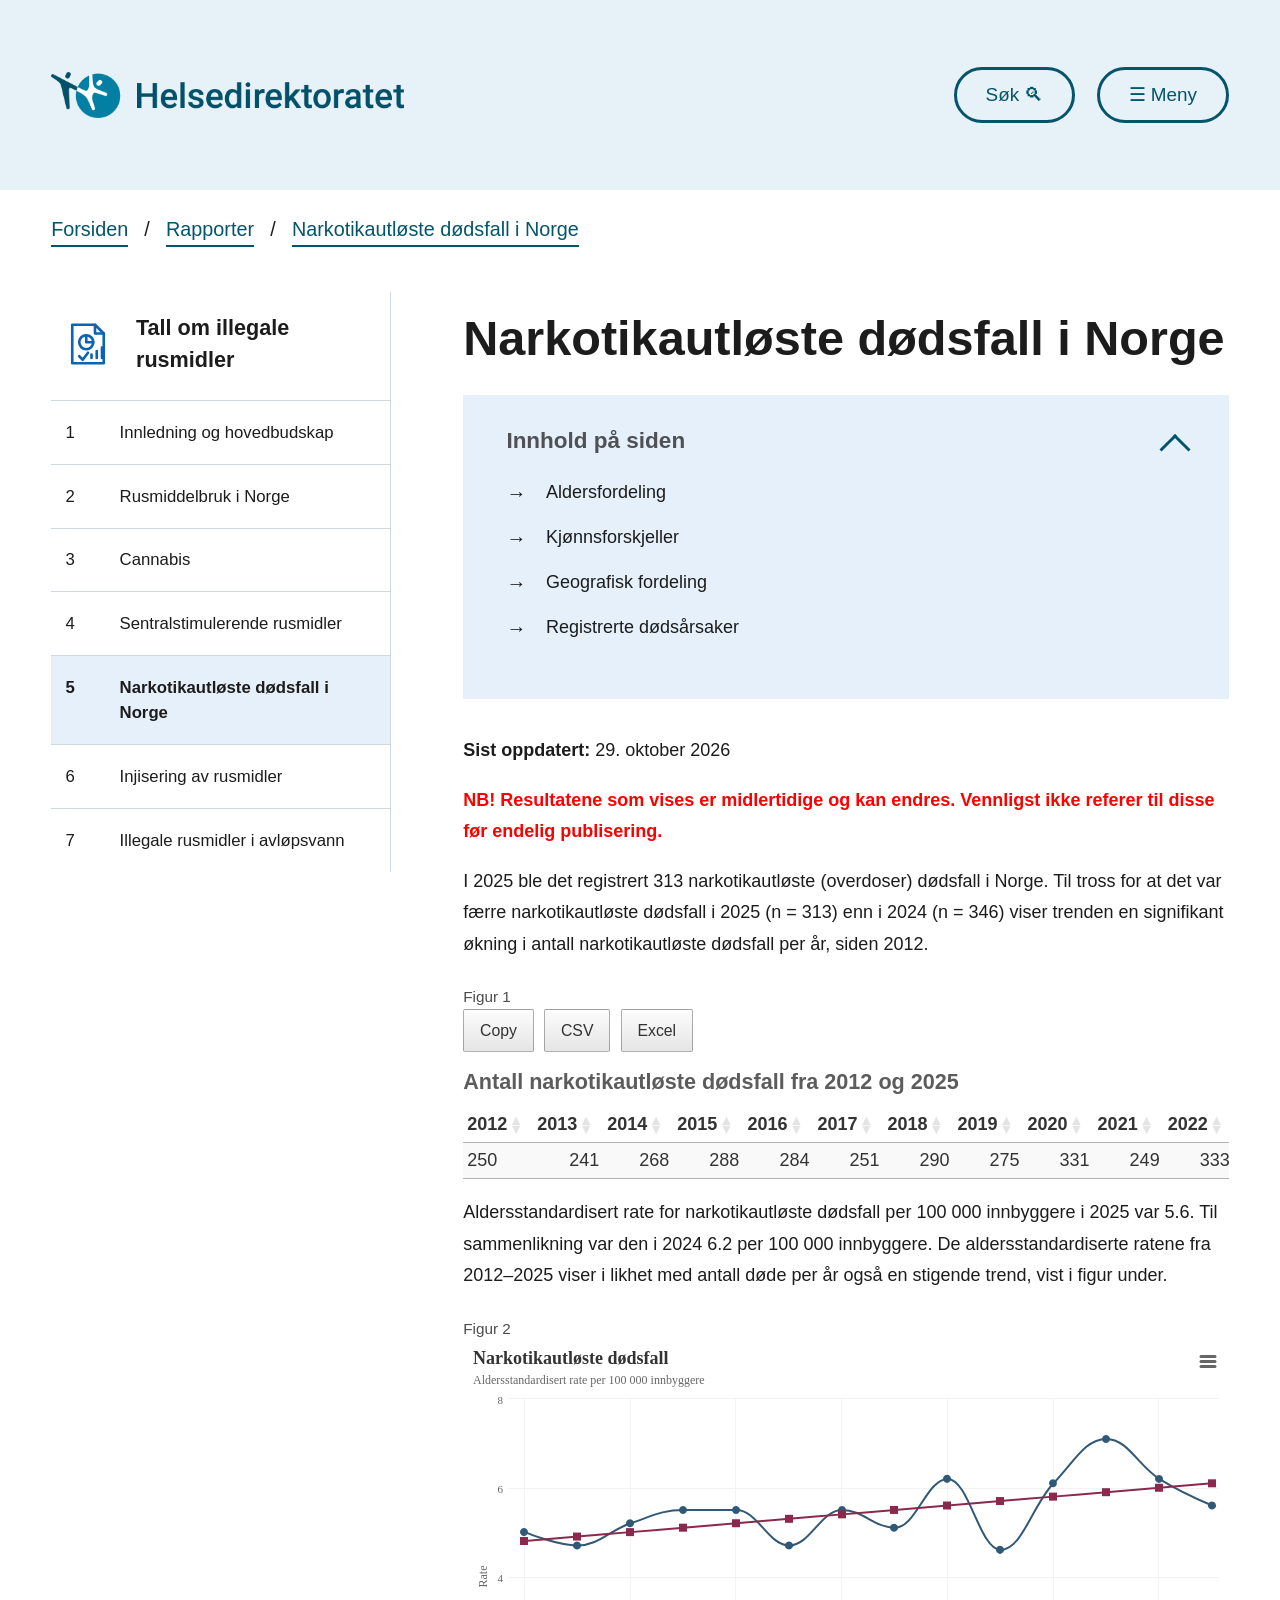
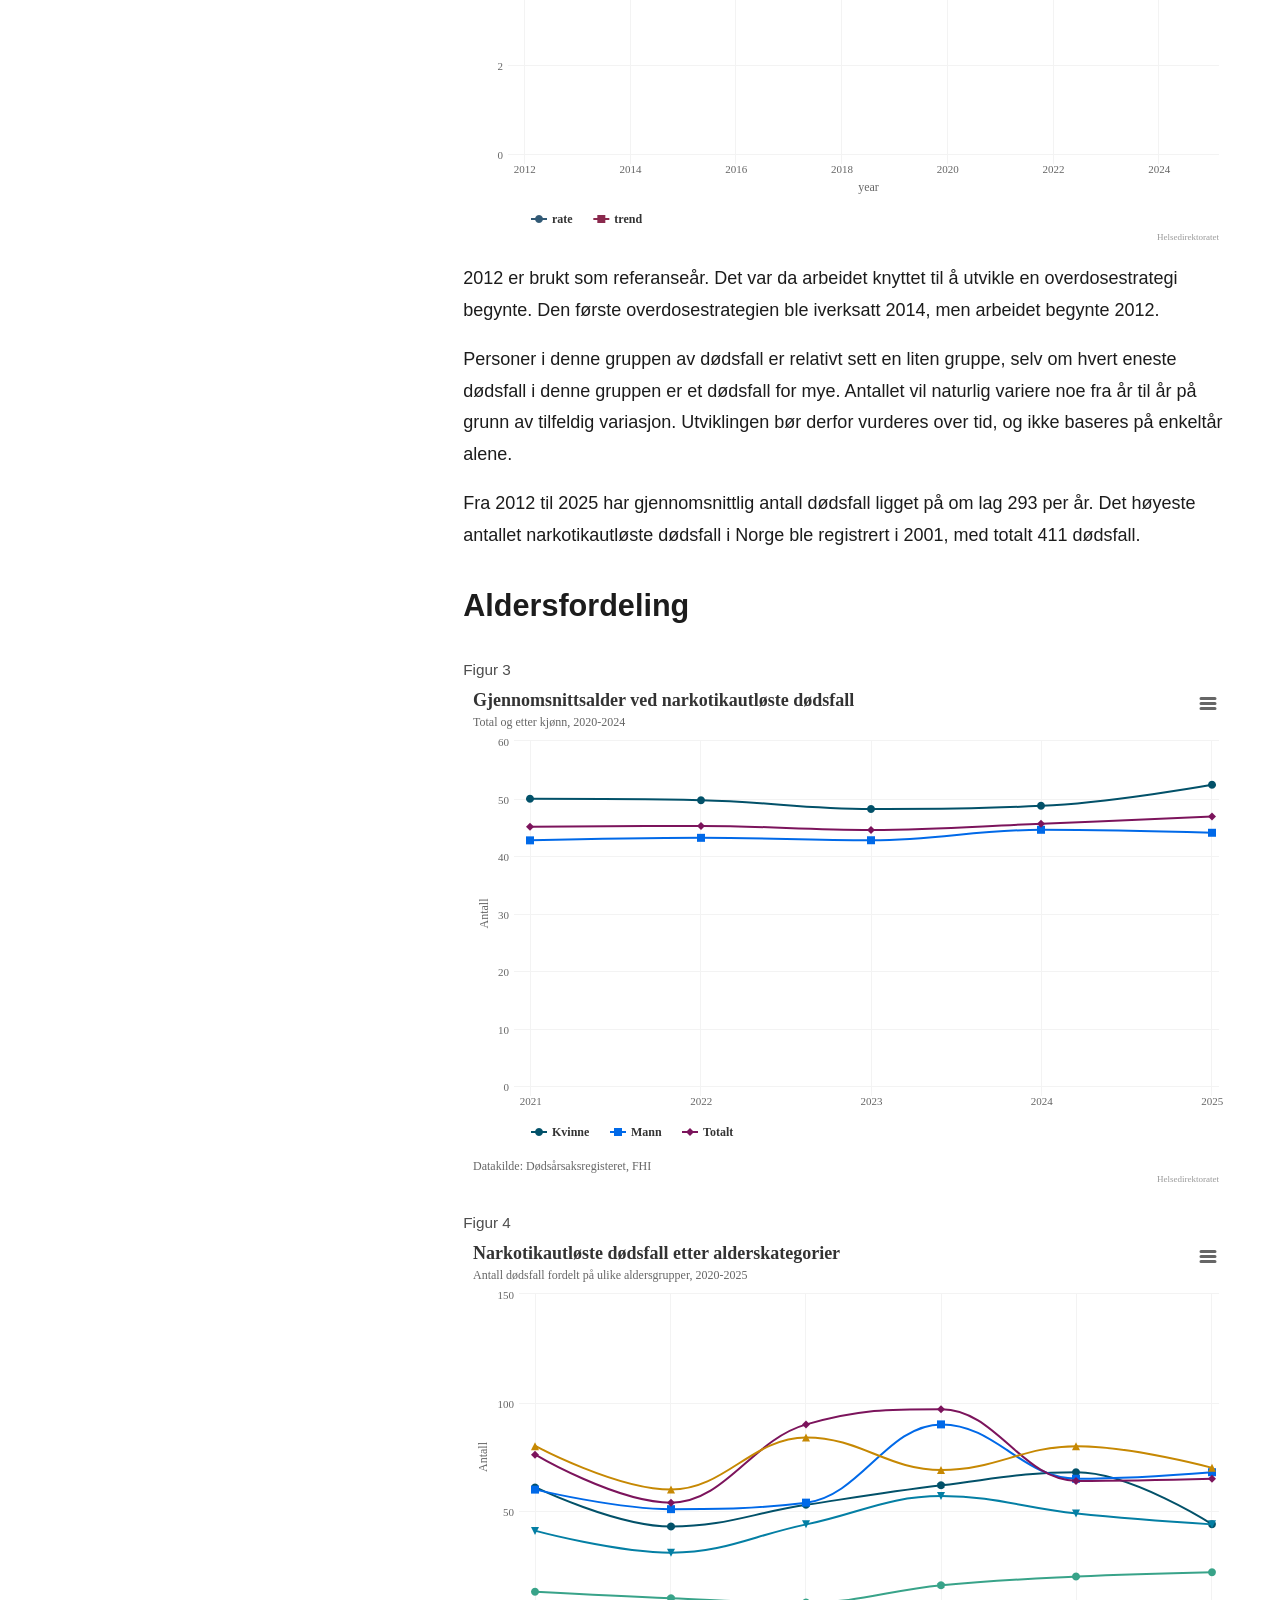
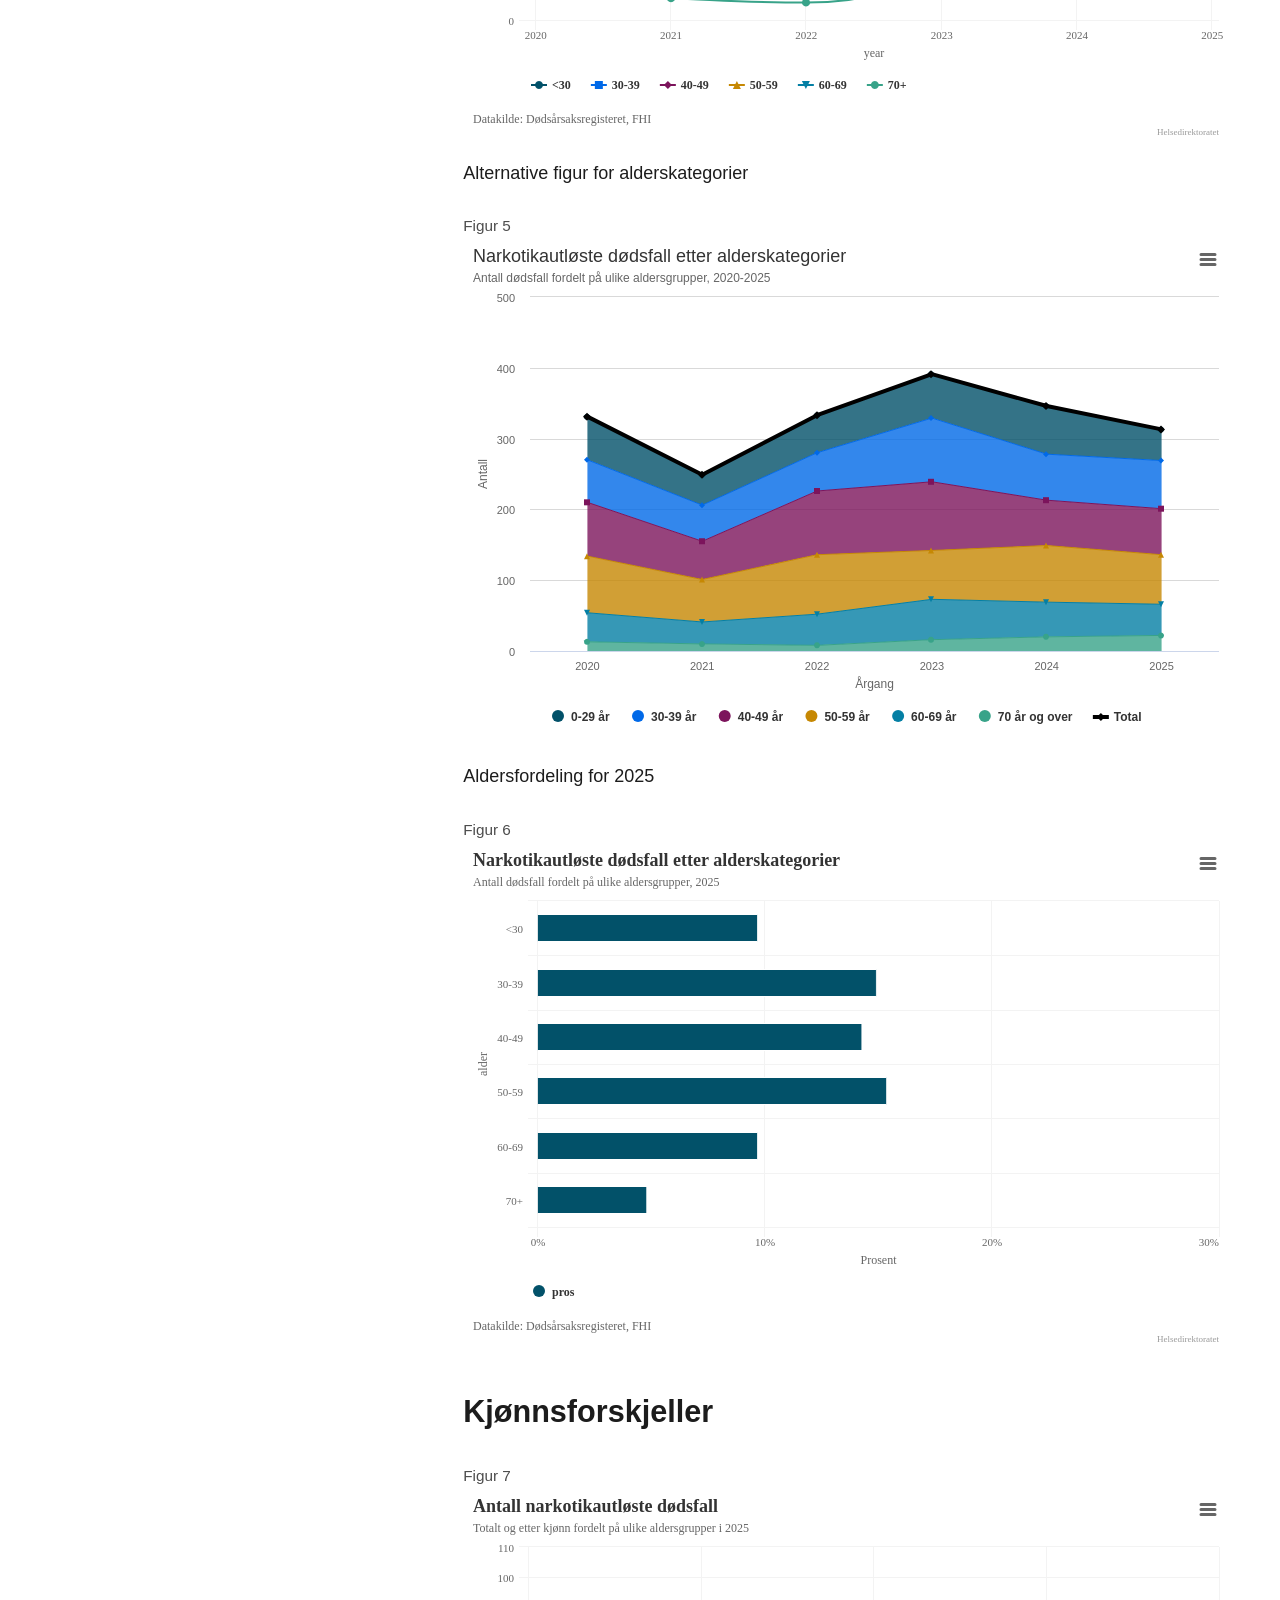
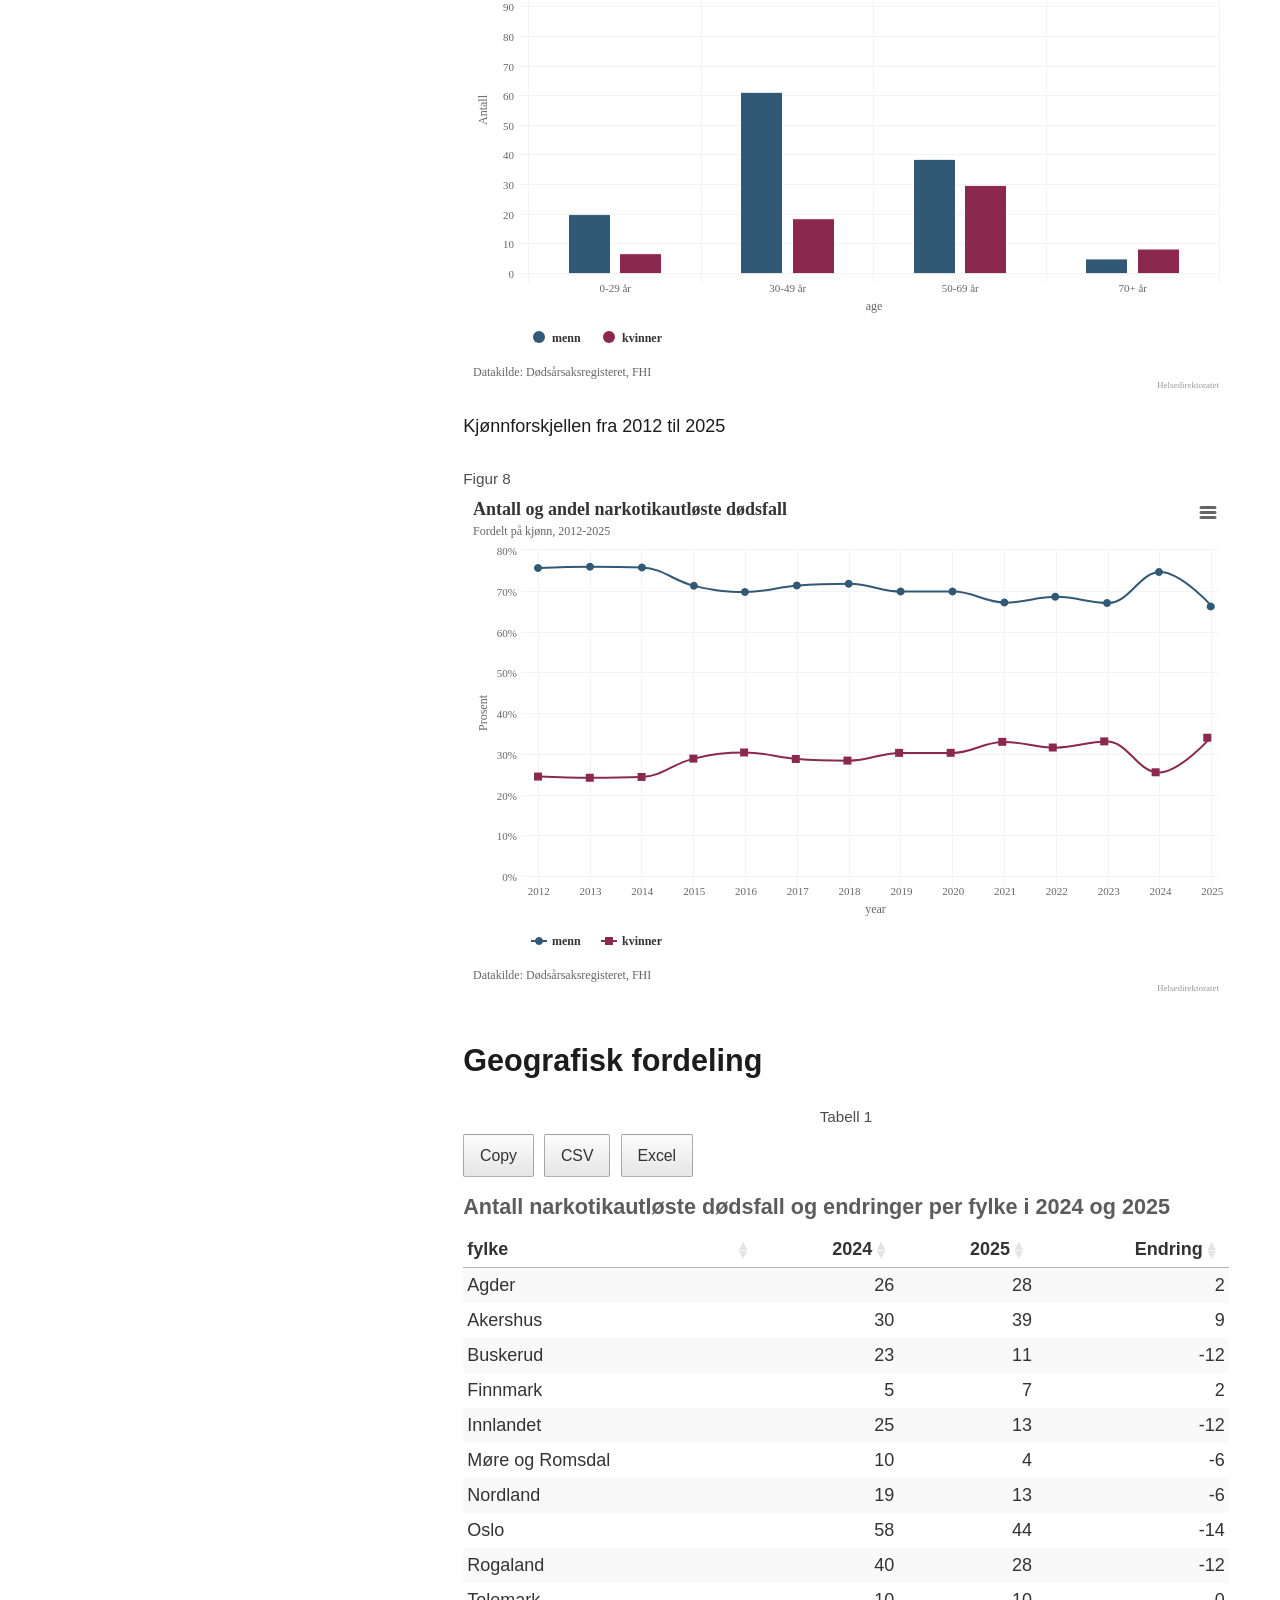
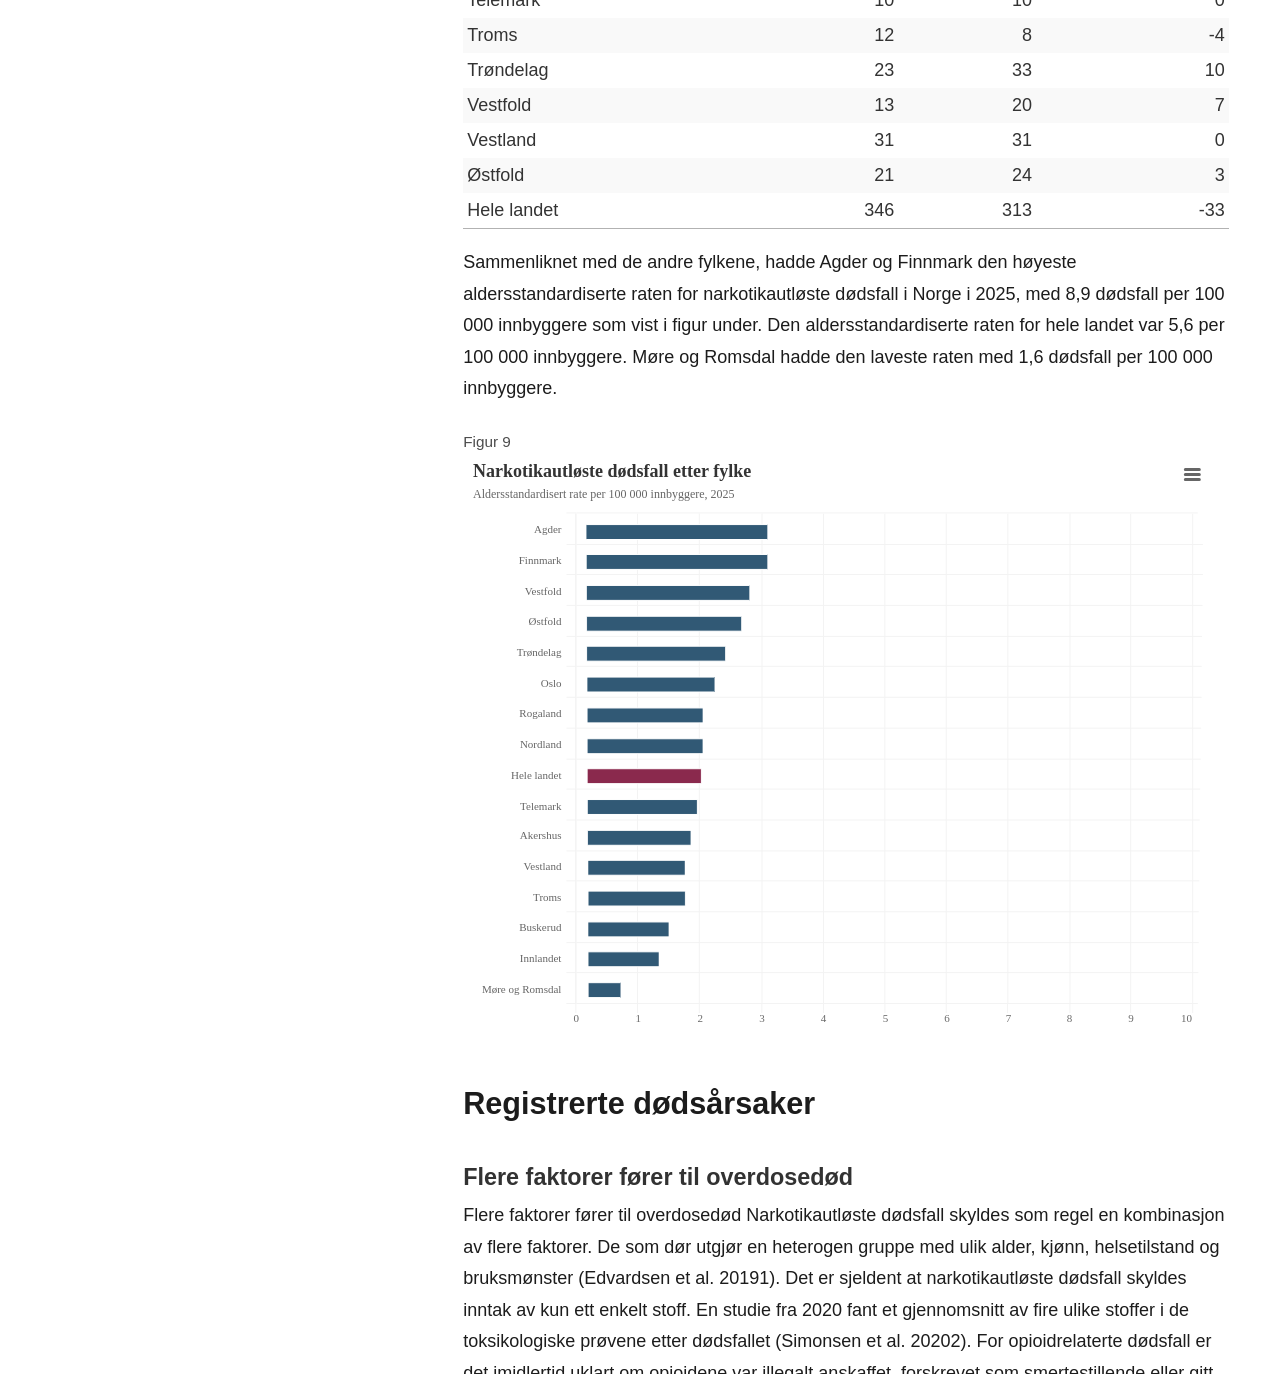
<file: docs/007hdir/x202610xdaar/index.html>
<html xmlns="http://www.w3.org/1999/xhtml">    
  <head>      
    <title>Redirect to preview2026.html</title>      
    <meta http-equiv="refresh" content="0;URL='preview2026.html'" />    
  </head>    
  <body> 
  </body>  
</html>
</file>
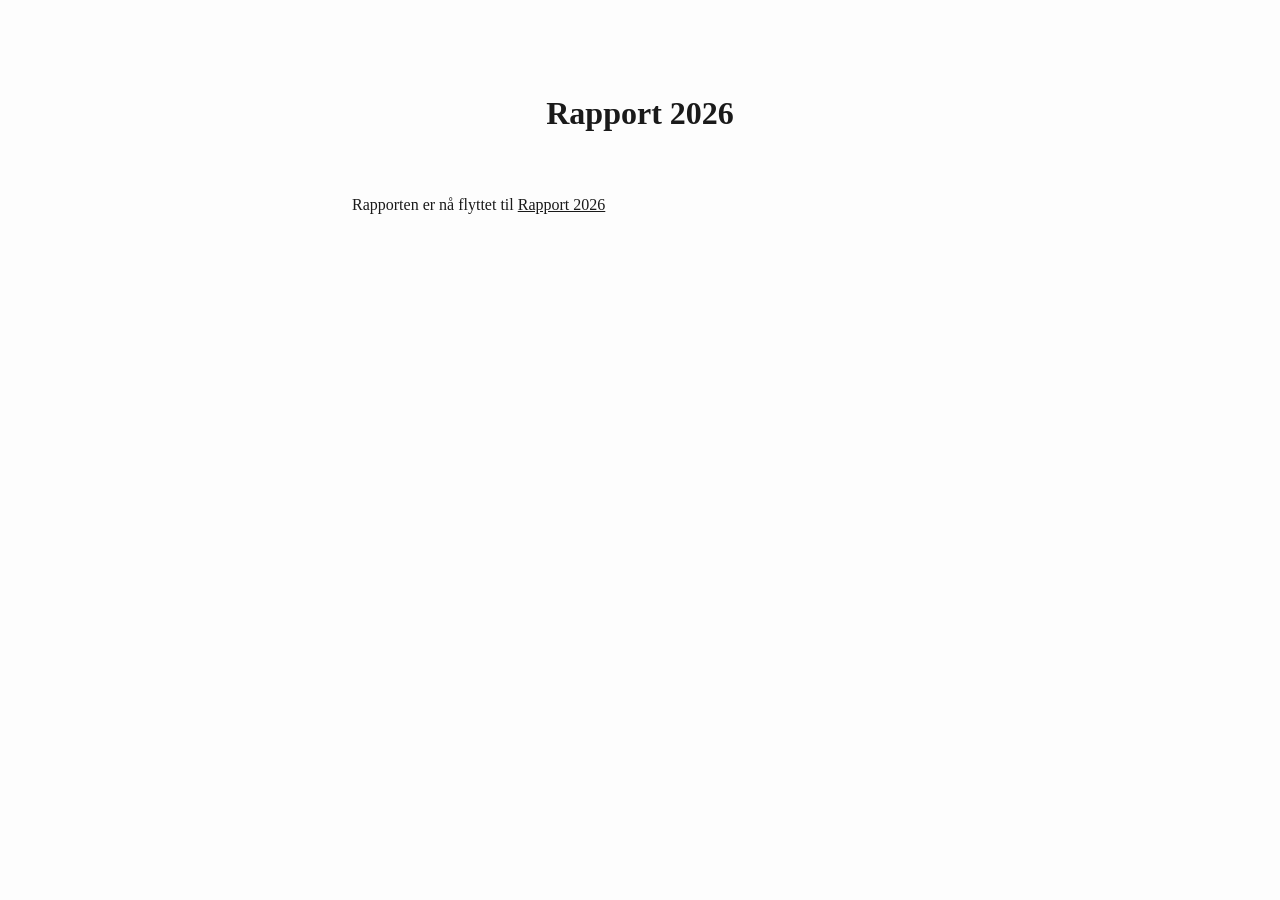
<file: docs/rapport2025.html>
<!DOCTYPE html>
<html xmlns="http://www.w3.org/1999/xhtml" lang="" xml:lang="">
<head>
  <meta charset="utf-8" />
  <meta name="generator" content="pandoc" />
  <meta name="viewport" content="width=device-width, initial-scale=1.0, user-scalable=yes" />
  <title>Rapport 2026</title>
  <style>
    html {
      color: #1a1a1a;
      background-color: #fdfdfd;
    }
    body {
      margin: 0 auto;
      max-width: 36em;
      padding-left: 50px;
      padding-right: 50px;
      padding-top: 50px;
      padding-bottom: 50px;
      hyphens: auto;
      overflow-wrap: break-word;
      text-rendering: optimizeLegibility;
      font-kerning: normal;
    }
    @media (max-width: 600px) {
      body {
        font-size: 0.9em;
        padding: 12px;
      }
      h1 {
        font-size: 1.8em;
      }
    }
    @media print {
      html {
        background-color: white;
      }
      body {
        background-color: transparent;
        color: black;
        font-size: 12pt;
      }
      p, h2, h3 {
        orphans: 3;
        widows: 3;
      }
      h2, h3, h4 {
        page-break-after: avoid;
      }
    }
    p {
      margin: 1em 0;
    }
    a {
      color: #1a1a1a;
    }
    a:visited {
      color: #1a1a1a;
    }
    img {
      max-width: 100%;
    }
    svg {
      height: auto;
      max-width: 100%;
    }
    h1, h2, h3, h4, h5, h6 {
      margin-top: 1.4em;
    }
    h5, h6 {
      font-size: 1em;
      font-style: italic;
    }
    h6 {
      font-weight: normal;
    }
    ol, ul {
      padding-left: 1.7em;
      margin-top: 1em;
    }
    li > ol, li > ul {
      margin-top: 0;
    }
    blockquote {
      margin: 1em 0 1em 1.7em;
      padding-left: 1em;
      border-left: 2px solid #e6e6e6;
      color: #606060;
    }
    code {
      font-family: Menlo, Monaco, Consolas, 'Lucida Console', monospace;
      font-size: 85%;
      margin: 0;
      hyphens: manual;
    }
    pre {
      margin: 1em 0;
      overflow: auto;
    }
    pre code {
      padding: 0;
      overflow: visible;
      overflow-wrap: normal;
    }
    .sourceCode {
     background-color: transparent;
     overflow: visible;
    }
    hr {
      border: none;
      border-top: 1px solid #1a1a1a;
      height: 1px;
      margin: 1em 0;
    }
    table {
      margin: 1em 0;
      border-collapse: collapse;
      width: 100%;
      overflow-x: auto;
      display: block;
      font-variant-numeric: lining-nums tabular-nums;
    }
    table caption {
      margin-bottom: 0.75em;
    }
    tbody {
      margin-top: 0.5em;
      border-top: 1px solid #1a1a1a;
      border-bottom: 1px solid #1a1a1a;
    }
    th {
      border-top: 1px solid #1a1a1a;
      padding: 0.25em 0.5em 0.25em 0.5em;
    }
    td {
      padding: 0.125em 0.5em 0.25em 0.5em;
    }
    header {
      margin-bottom: 4em;
      text-align: center;
    }
    #TOC li {
      list-style: none;
    }
    #TOC ul {
      padding-left: 1.3em;
    }
    #TOC > ul {
      padding-left: 0;
    }
    #TOC a:not(:hover) {
      text-decoration: none;
    }
    code{white-space: pre-wrap;}
    span.smallcaps{font-variant: small-caps;}
    div.columns{display: flex; gap: min(4vw, 1.5em);}
    div.column{flex: auto; overflow-x: auto;}
    div.hanging-indent{margin-left: 1.5em; text-indent: -1.5em;}
    /* The extra [class] is a hack that increases specificity enough to
       override a similar rule in reveal.js */
    ul.task-list[class]{list-style: none;}
    ul.task-list li input[type="checkbox"] {
      font-size: inherit;
      width: 0.8em;
      margin: 0 0.8em 0.2em -1.6em;
      vertical-align: middle;
    }
  </style>
</head>
<body>
<header id="title-block-header">
<h1 class="title">Rapport 2026</h1>
</header>
<p>Rapporten er nå flyttet til <a
href="https://folkehelsestats.github.io/toir/rapport2026">Rapport
2026</a></p>
</body>
</html>
</file>
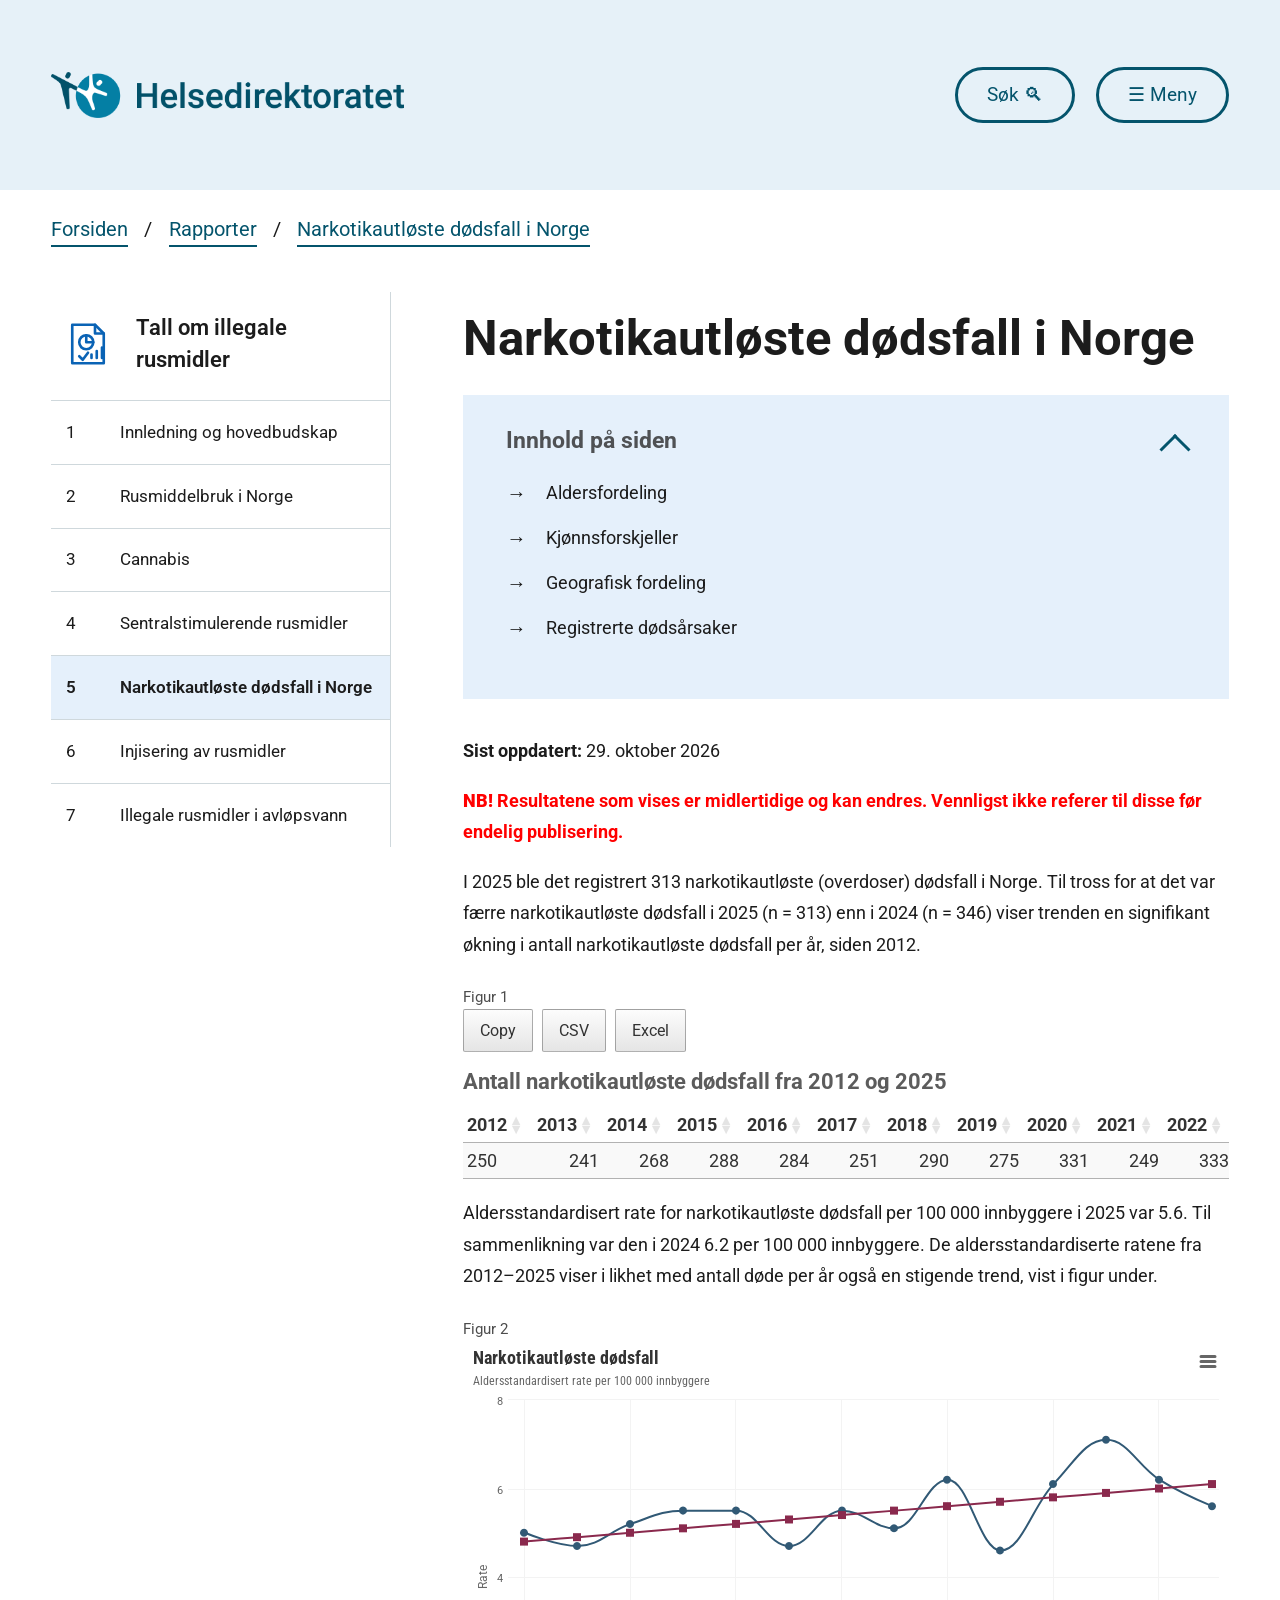
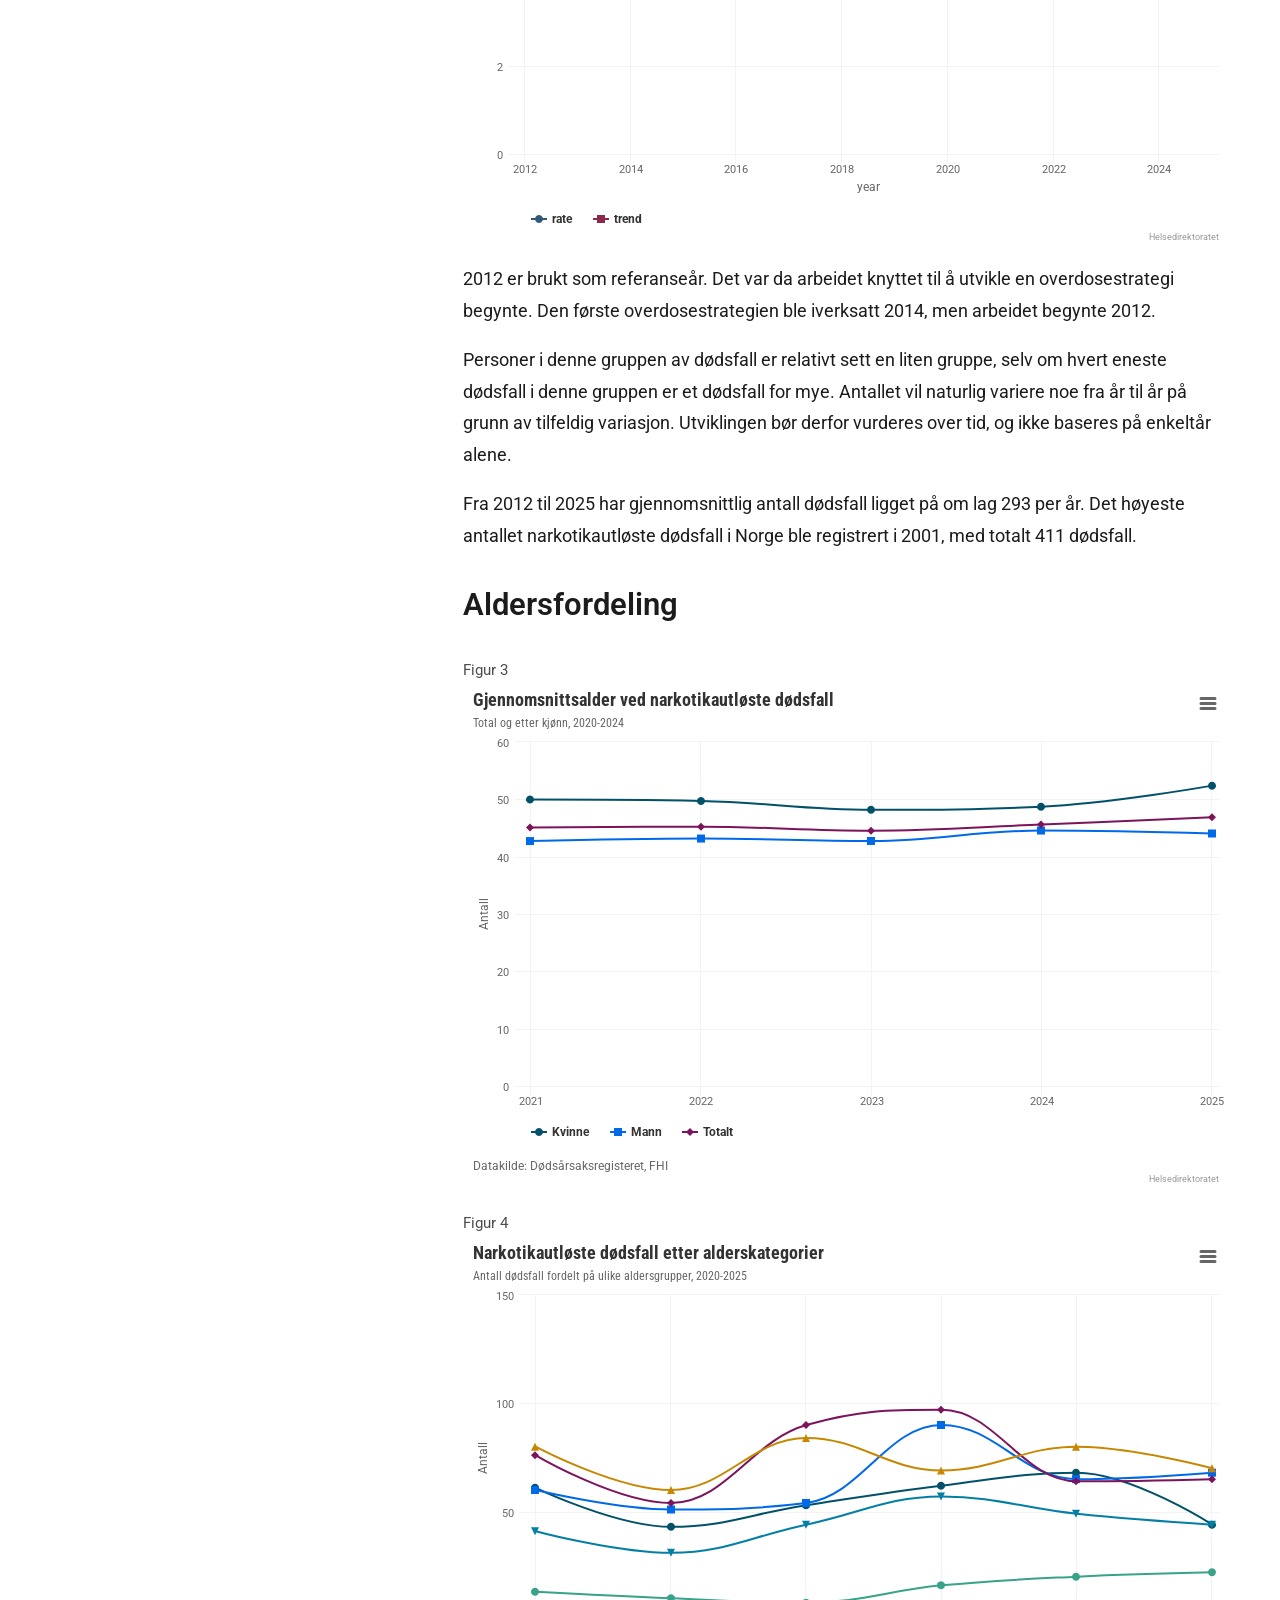
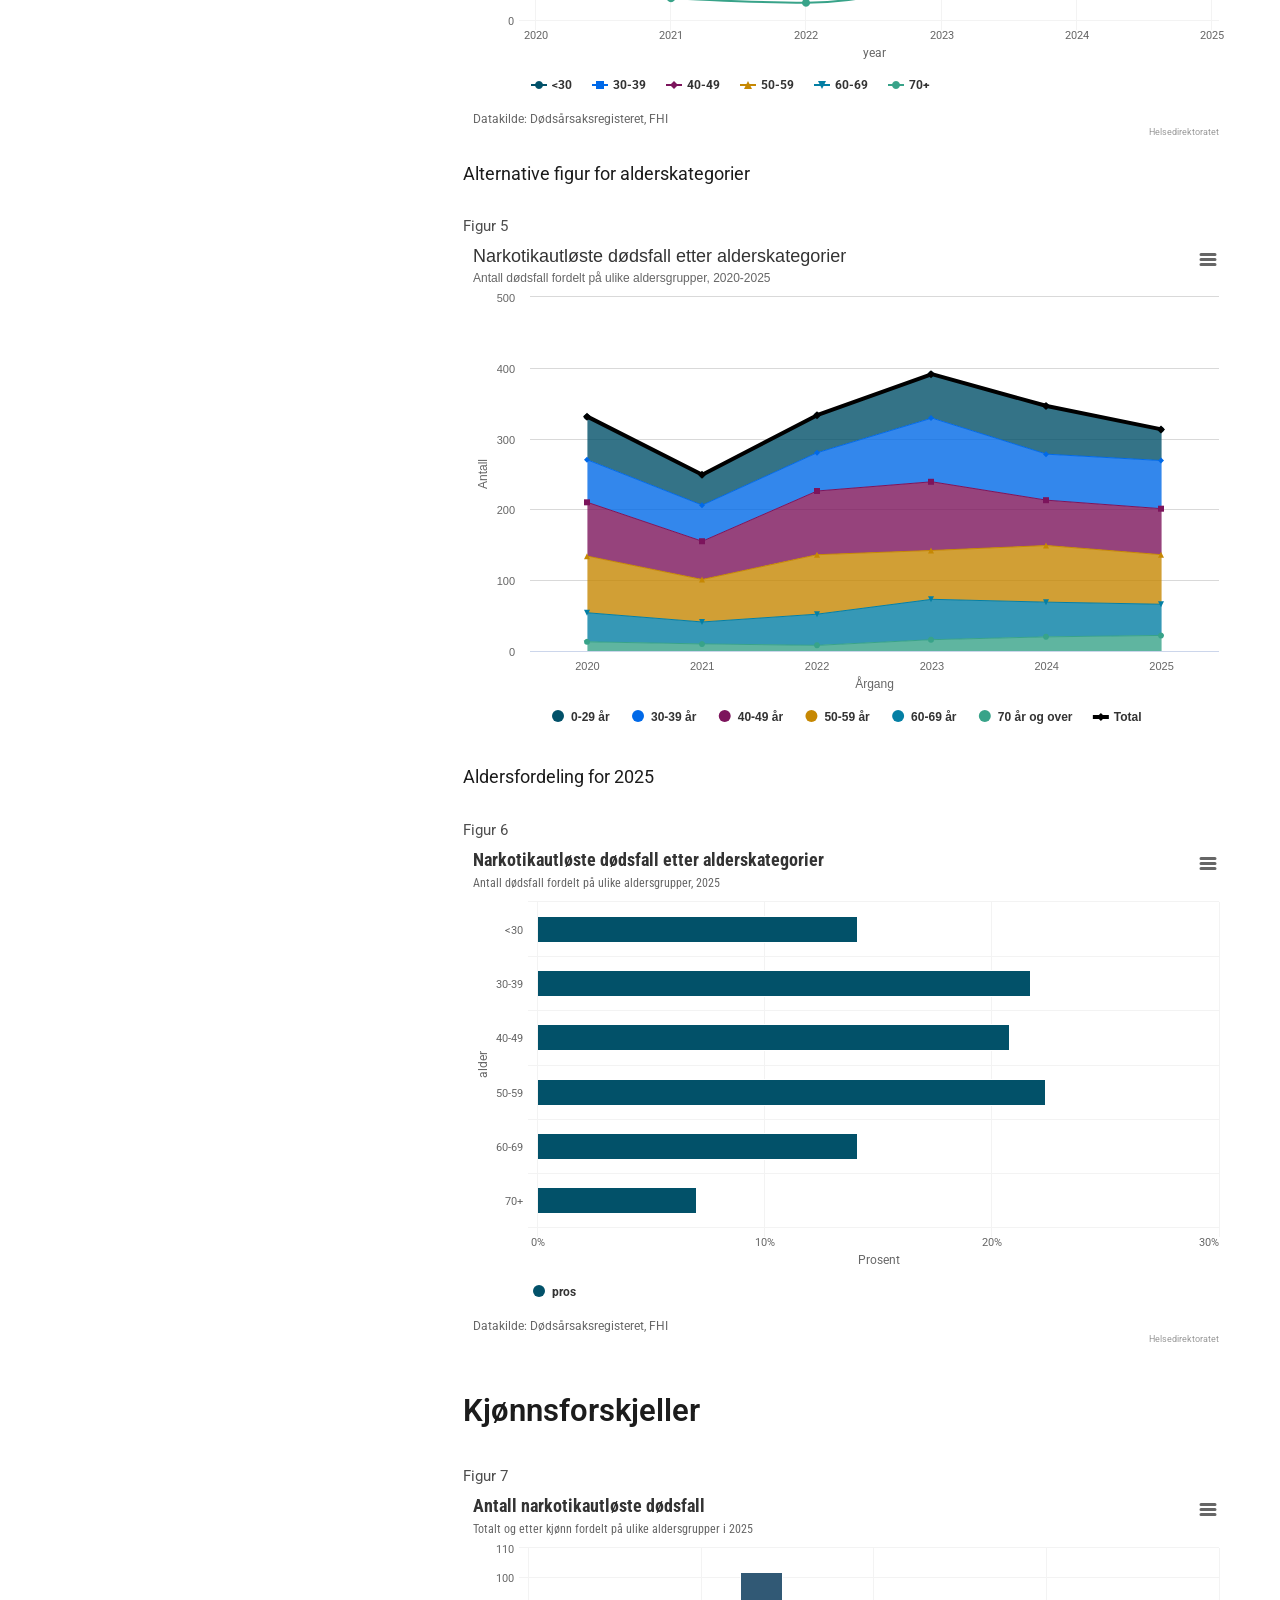
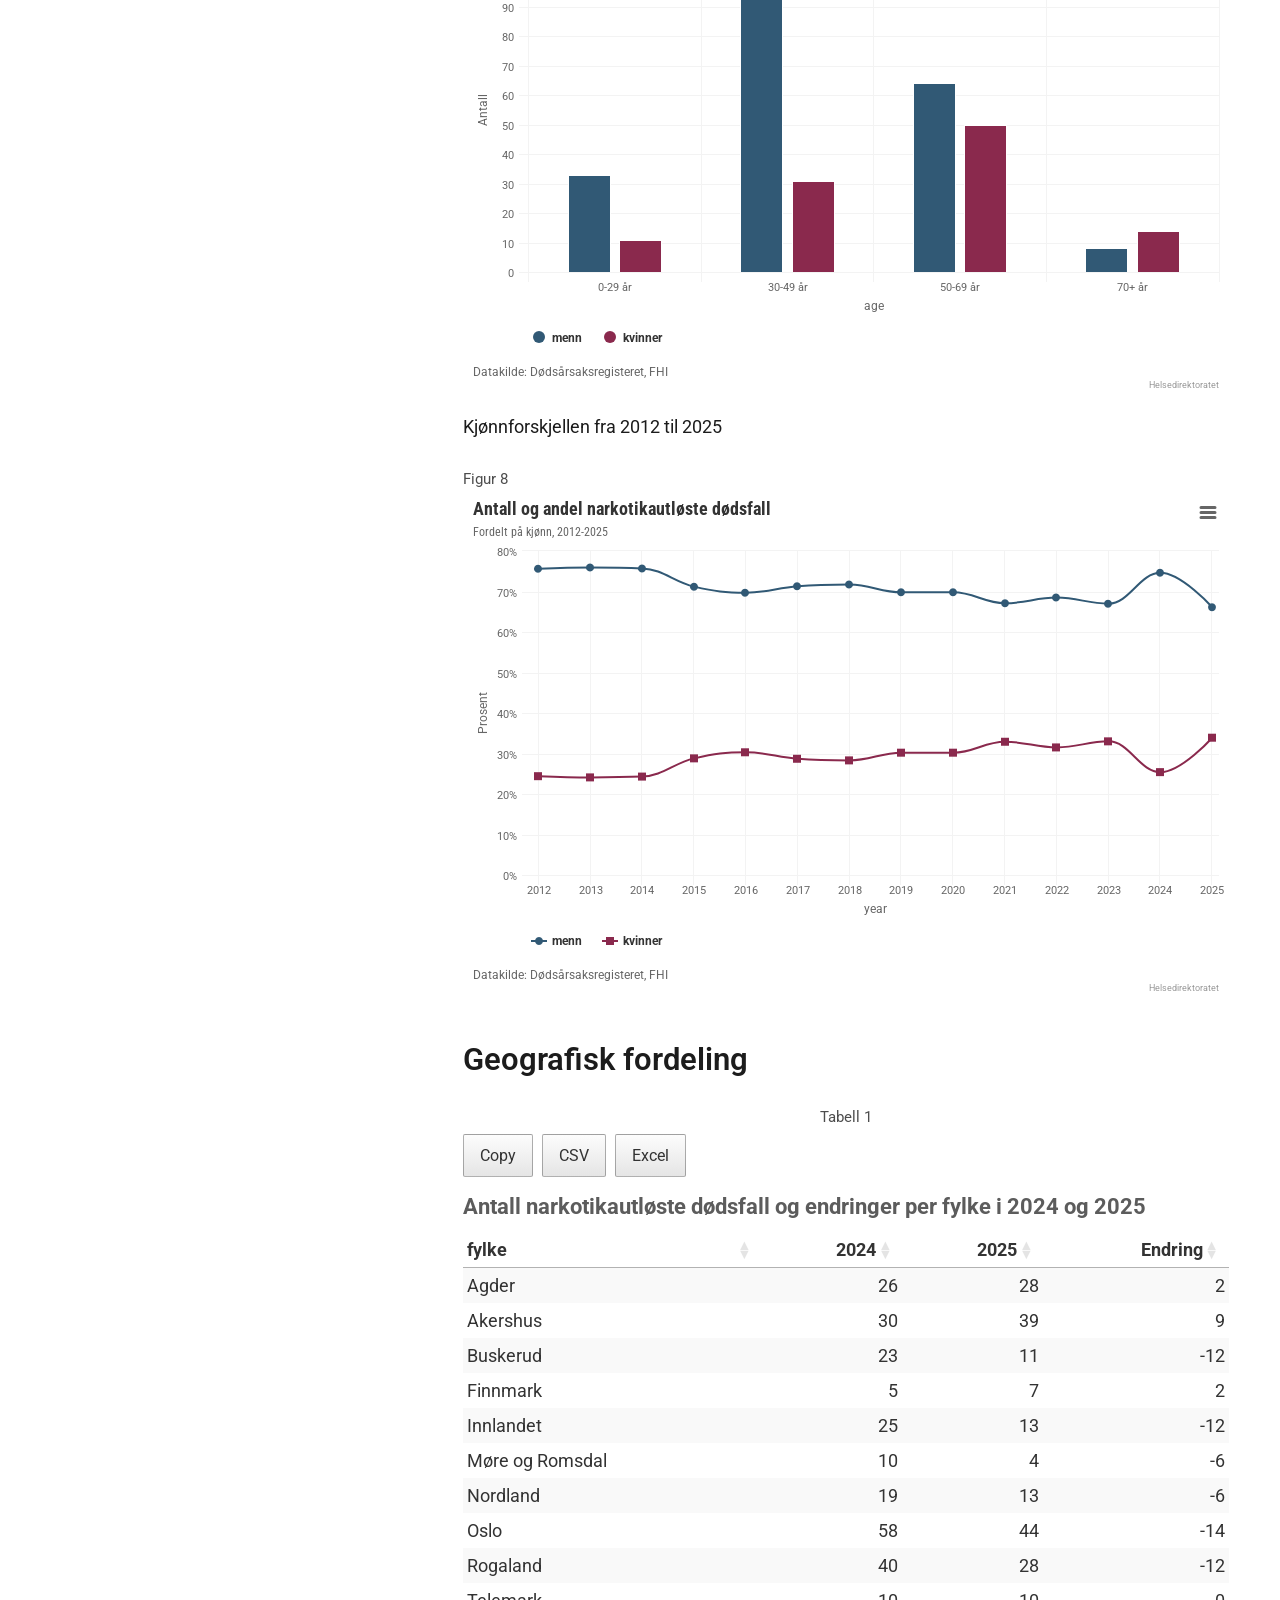
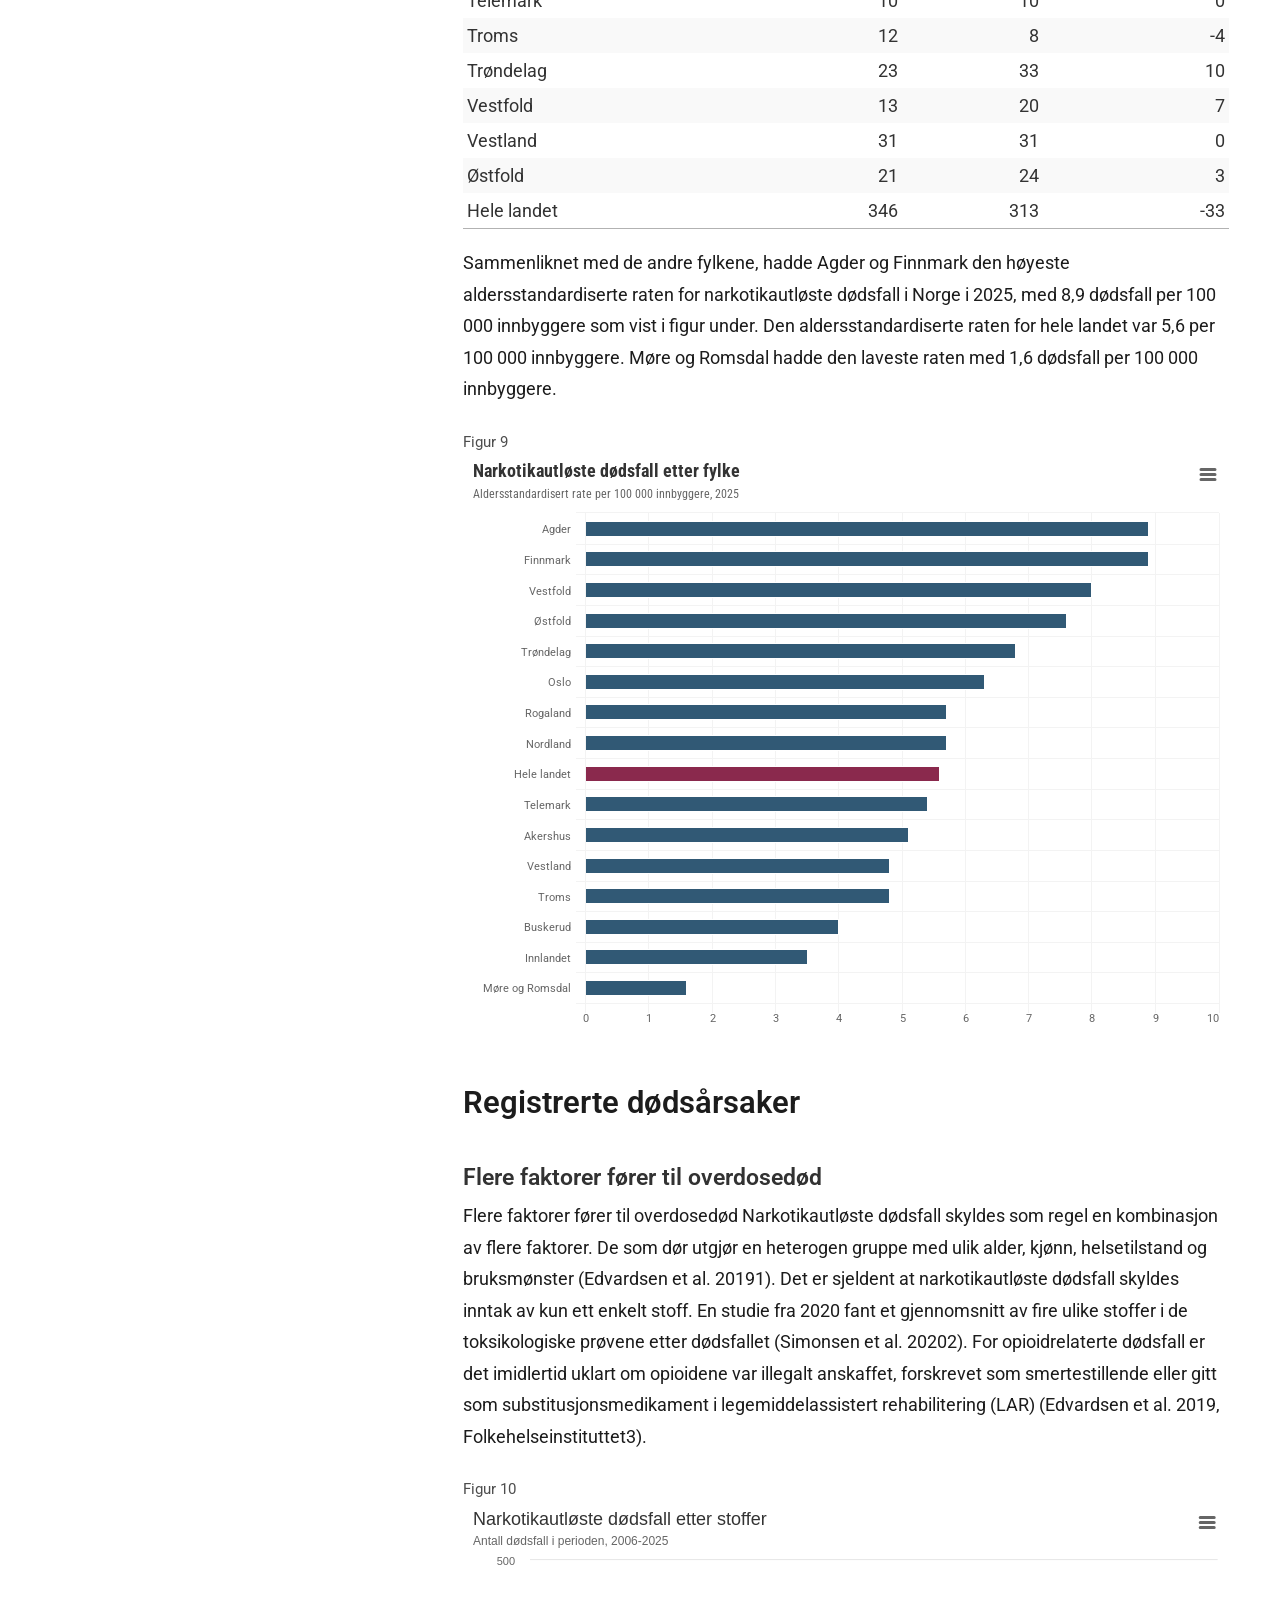
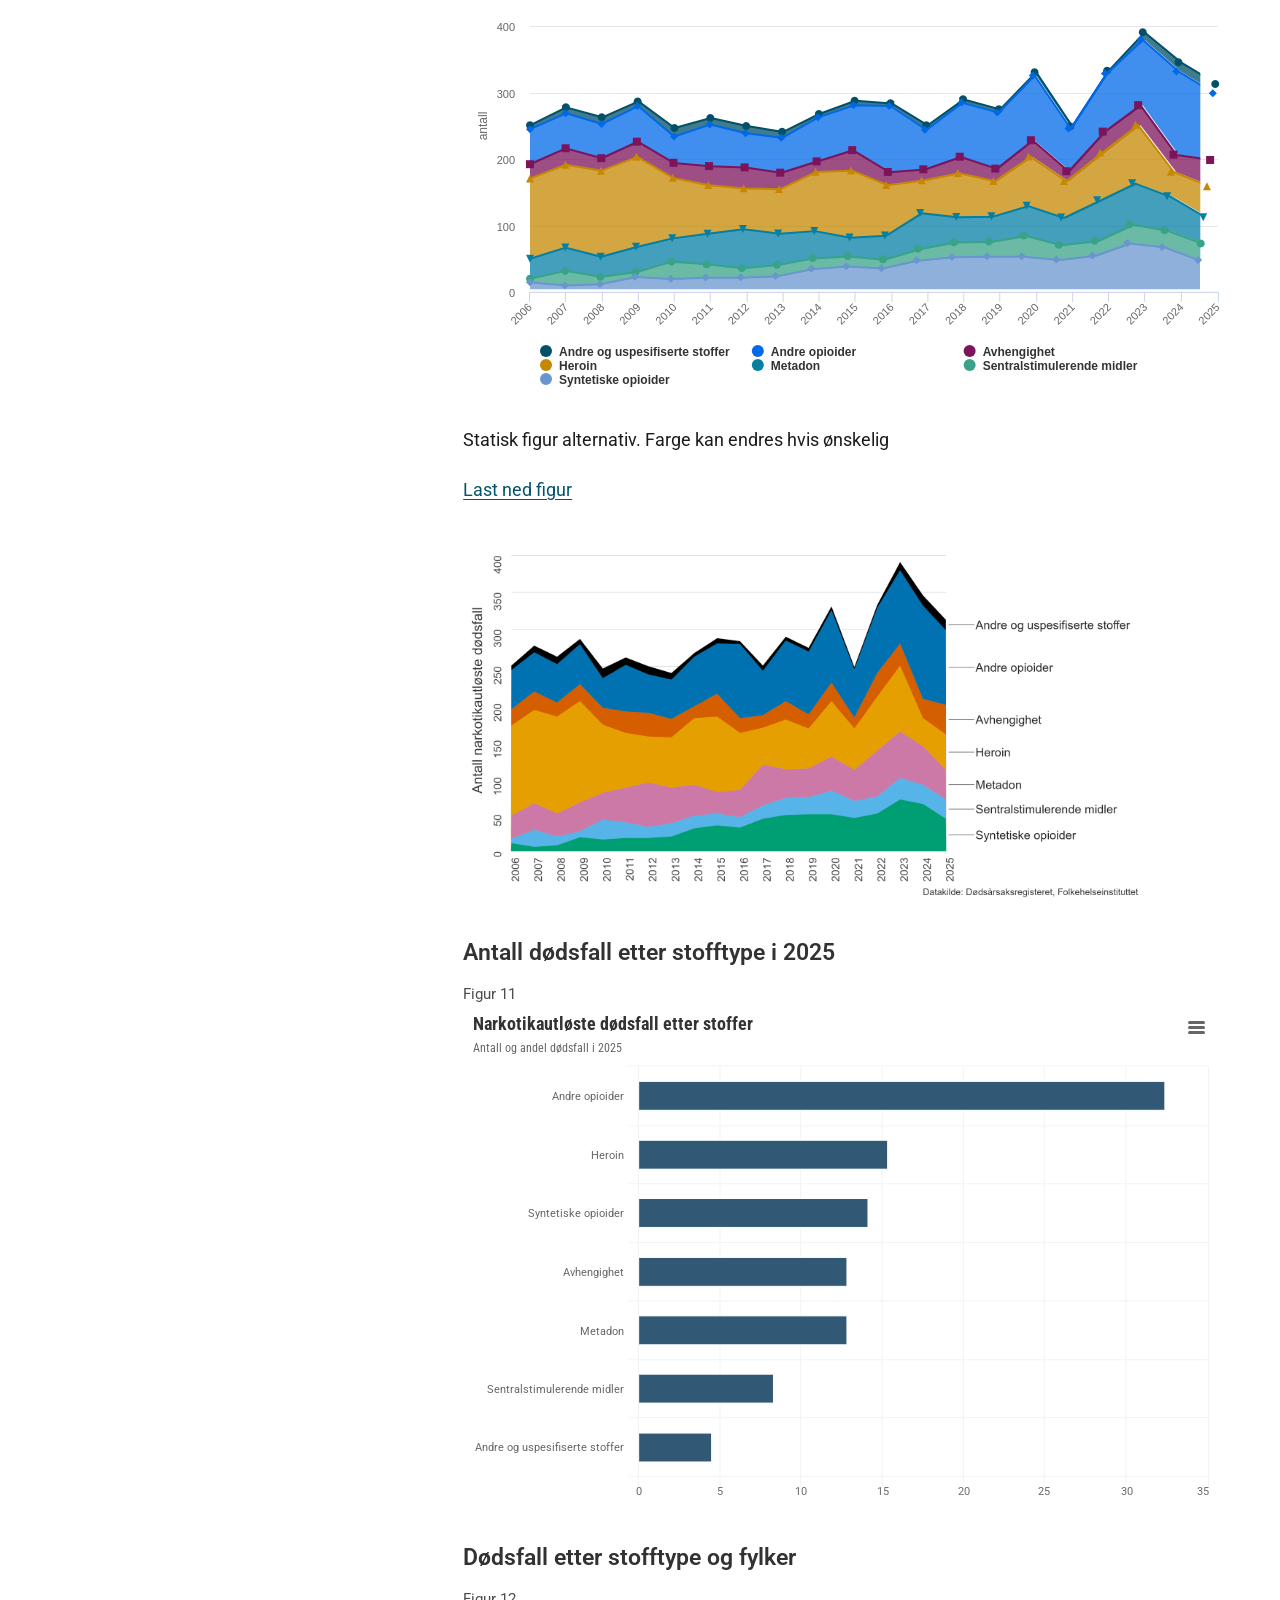
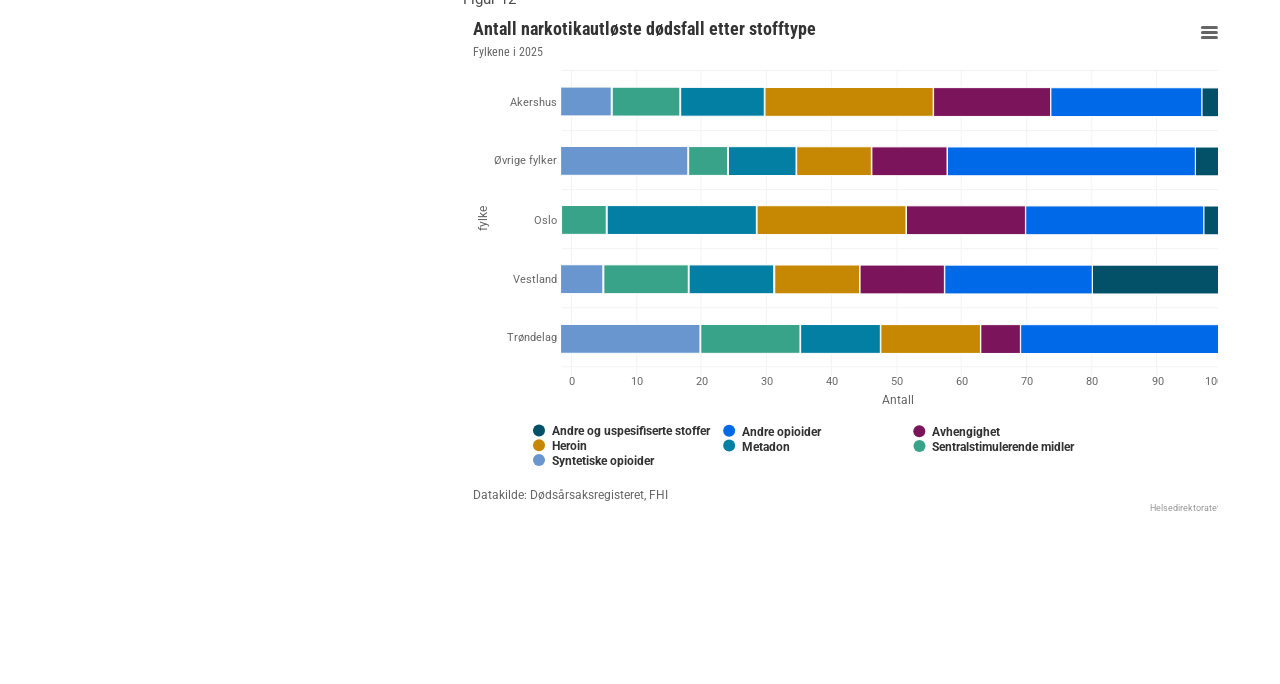
<file: docs/007hdir/x202610xdaar/preview2026.html>
<!DOCTYPE html>
<html xmlns="http://www.w3.org/1999/xhtml" lang="nb" xml:lang="nb"><head>

<meta charset="utf-8">
<meta name="generator" content="quarto-1.9.38">

<meta name="viewport" content="width=device-width, initial-scale=1.0, user-scalable=yes">


<title>Narkotikautløste dødsfall i Norge</title>
<style>
/* Default styles provided by pandoc.
** See https://pandoc.org/MANUAL.html#variables-for-html for config info.
*/
code{white-space: pre-wrap;}
span.smallcaps{font-variant: small-caps;}
div.columns{display: flex; gap: min(4vw, 1.5em);}
div.column{flex: auto; overflow-x: auto;}
div.hanging-indent{margin-left: 1.5em; text-indent: -1.5em;}
ul.task-list{list-style: none;}
ul.task-list li input[type="checkbox"] {
  width: 0.8em;
  margin: 0 0.8em 0.2em -1em; /* quarto-specific, see https://github.com/quarto-dev/quarto-cli/issues/4556 */ 
  vertical-align: middle;
}
</style>


<script src="preview2026_files/libs/clipboard/clipboard.min.js"></script>
<script src="preview2026_files/libs/quarto-html/quarto.js" type="module"></script>
<script src="preview2026_files/libs/quarto-html/tabsets/tabsets.js" type="module"></script>
<script src="preview2026_files/libs/quarto-html/popper.min.js"></script>
<script src="preview2026_files/libs/quarto-html/tippy.umd.min.js"></script>
<script src="preview2026_files/libs/quarto-html/anchor.min.js"></script>
<link href="preview2026_files/libs/quarto-html/tippy.css" rel="stylesheet">
<link href="preview2026_files/libs/quarto-html/quarto-syntax-highlighting-15634bcf2e68342d4ad2dfa704d543f6.css" rel="stylesheet" id="quarto-text-highlighting-styles">
<script src="preview2026_files/libs/bootstrap/bootstrap.min.js"></script>
<link href="preview2026_files/libs/bootstrap/bootstrap-icons.css" rel="stylesheet">
<link href="preview2026_files/libs/bootstrap/bootstrap-5c0b79274636773d249d45435ec5f31d.min.css" rel="stylesheet" append-hash="true" id="quarto-bootstrap" data-mode="light">
<link href="preview2026_files/libs/htmltools-fill-0.5.9/fill.css" rel="stylesheet">

<script src="preview2026_files/libs/htmlwidgets-1.6.4/htmlwidgets.js"></script>

<link href="preview2026_files/libs/datatables-css-0.0.0/datatables-crosstalk.css" rel="stylesheet">

<script src="preview2026_files/libs/datatables-binding-0.34.0/datatables.js"></script>

<script src="preview2026_files/libs/jquery-3.6.0/jquery-3.6.0.min.js"></script>

<link href="preview2026_files/libs/dt-core-1.13.6/css/jquery.dataTables.min.css" rel="stylesheet">

<link href="preview2026_files/libs/dt-core-1.13.6/css/jquery.dataTables.extra.css" rel="stylesheet">

<script src="preview2026_files/libs/dt-core-1.13.6/js/jquery.dataTables.min.js"></script>

<script src="preview2026_files/libs/jszip-1.13.6/jszip.min.js"></script>

<link href="preview2026_files/libs/dt-ext-buttons-1.13.6/css/buttons.dataTables.min.css" rel="stylesheet">

<script src="preview2026_files/libs/dt-ext-buttons-1.13.6/js/dataTables.buttons.min.js"></script>

<script src="preview2026_files/libs/dt-ext-buttons-1.13.6/js/buttons.html5.min.js"></script>

<script src="preview2026_files/libs/dt-ext-buttons-1.13.6/js/buttons.colVis.min.js"></script>

<script src="preview2026_files/libs/dt-ext-buttons-1.13.6/js/buttons.print.min.js"></script>

<link href="preview2026_files/libs/crosstalk-1.2.2/css/crosstalk.min.css" rel="stylesheet">

<script src="preview2026_files/libs/crosstalk-1.2.2/js/crosstalk.min.js"></script>

<script src="preview2026_files/libs/proj4js-2.3.15/proj4.js"></script>

<link href="preview2026_files/libs/highcharts-9.3.1/css/motion.css" rel="stylesheet">

<script src="preview2026_files/libs/highcharts-9.3.1/highcharts.js"></script>

<script src="preview2026_files/libs/highcharts-9.3.1/highcharts-3d.js"></script>

<script src="preview2026_files/libs/highcharts-9.3.1/highcharts-more.js"></script>

<script src="preview2026_files/libs/highcharts-9.3.1/modules/stock.js"></script>

<script src="preview2026_files/libs/highcharts-9.3.1/modules/map.js"></script>

<script src="preview2026_files/libs/highcharts-9.3.1/modules/data.js"></script>

<script src="preview2026_files/libs/highcharts-9.3.1/modules/exporting.js"></script>

<script src="preview2026_files/libs/highcharts-9.3.1/modules/offline-exporting.js"></script>

<script src="preview2026_files/libs/highcharts-9.3.1/modules/drilldown.js"></script>

<script src="preview2026_files/libs/highcharts-9.3.1/modules/item-series.js"></script>

<script src="preview2026_files/libs/highcharts-9.3.1/modules/overlapping-datalabels.js"></script>

<script src="preview2026_files/libs/highcharts-9.3.1/modules/annotations.js"></script>

<script src="preview2026_files/libs/highcharts-9.3.1/modules/export-data.js"></script>

<script src="preview2026_files/libs/highcharts-9.3.1/modules/funnel.js"></script>

<script src="preview2026_files/libs/highcharts-9.3.1/modules/heatmap.js"></script>

<script src="preview2026_files/libs/highcharts-9.3.1/modules/treemap.js"></script>

<script src="preview2026_files/libs/highcharts-9.3.1/modules/sankey.js"></script>

<script src="preview2026_files/libs/highcharts-9.3.1/modules/dependency-wheel.js"></script>

<script src="preview2026_files/libs/highcharts-9.3.1/modules/organization.js"></script>

<script src="preview2026_files/libs/highcharts-9.3.1/modules/solid-gauge.js"></script>

<script src="preview2026_files/libs/highcharts-9.3.1/modules/streamgraph.js"></script>

<script src="preview2026_files/libs/highcharts-9.3.1/modules/sunburst.js"></script>

<script src="preview2026_files/libs/highcharts-9.3.1/modules/vector.js"></script>

<script src="preview2026_files/libs/highcharts-9.3.1/modules/wordcloud.js"></script>

<script src="preview2026_files/libs/highcharts-9.3.1/modules/xrange.js"></script>

<script src="preview2026_files/libs/highcharts-9.3.1/modules/tilemap.js"></script>

<script src="preview2026_files/libs/highcharts-9.3.1/modules/venn.js"></script>

<script src="preview2026_files/libs/highcharts-9.3.1/modules/gantt.js"></script>

<script src="preview2026_files/libs/highcharts-9.3.1/modules/timeline.js"></script>

<script src="preview2026_files/libs/highcharts-9.3.1/modules/parallel-coordinates.js"></script>

<script src="preview2026_files/libs/highcharts-9.3.1/modules/bullet.js"></script>

<script src="preview2026_files/libs/highcharts-9.3.1/modules/coloraxis.js"></script>

<script src="preview2026_files/libs/highcharts-9.3.1/modules/dumbbell.js"></script>

<script src="preview2026_files/libs/highcharts-9.3.1/modules/lollipop.js"></script>

<script src="preview2026_files/libs/highcharts-9.3.1/modules/series-label.js"></script>

<script src="preview2026_files/libs/highcharts-9.3.1/plugins/motion.js"></script>

<script src="preview2026_files/libs/highcharts-9.3.1/custom/reset.js"></script>

<script src="preview2026_files/libs/highcharts-9.3.1/modules/boost.js"></script>

<script src="preview2026_files/libs/highchart-binding-0.9.5/highchart.js"></script>



</head>

<body class="quarto-light">

<div id="quarto-content" class="page-columns page-rows-contents page-layout-article">
<div id="quarto-margin-sidebar" class="sidebar margin-sidebar">
<div class="quarto-alternate-formats"><h2>Andre formater</h2><ul><li><a href="preview2026.pdf"><i class="bi bi-file-pdf"></i>Typst</a></li></ul></div></div>
<main class="content" id="quarto-document-content">
<div id="hdir-top">
<header class="hdir-header">
  <a href="https://www.helsedirektoratet.no" aria-label="Helsedirektoratet">
    <img class="hdir-logo" src="Hdir_logo.png" alt="Helsedirektoratet">
  </a>
  <div class="hdir-buttons">
    <a class="hdir-btn" href="#">Søk 🔍︎</a>
    <a class="hdir-btn" href="#">☰ Meny</a>
  </div>
</header>

<!-- Edit breadcrumbs here -->
<nav class="hdir-breadcrumbs" aria-label="Brødsmulesti">
  <a href="#">Forsiden</a><span class="sep">/</span>
  <a href="#">Rapporter</a><span class="sep">/</span>
  <a href="#">Narkotikautløste dødsfall i Norge</a>
</nav>
</div>

<!-- Edit the chapter navigation here (class "open" = bold, "active" = highlighted) -->
<nav id="hdir-sidenav" aria-label="Kapitler">
  <div class="nav-title">
    <svg viewbox="0 0 64 64" fill="none" stroke="#0a63b5" stroke-width="3" stroke-linejoin="round" stroke-linecap="round">
      <path d="M14 10h26l10 10v34H14z"></path><path d="M40 10v10h10"></path>
      <circle cx="30" cy="30" r="8"></circle><path d="M30 22v8h8"></path>
      <path d="M22 46l4 4 6-8M36 48v-4M42 48v-8M48 48v-12"></path>
    </svg>
    <span>Tall om illegale rusmidler</span>
  </div>
  <ul>
    <li><a href="#"><span class="num">1</span>Innledning og hovedbudskap</a></li>
    <li><a href="#"><span class="num">2</span>Rusmiddelbruk i Norge</a></li>
    <li><a href="#"><span class="num">3</span>Cannabis</a></li>
    <li><a href="#"><span class="num">4</span>Sentralstimulerende rusmidler</a></li>
    <li class="active"><a href="#"><span class="num">5</span>Narkotikautløste dødsfall i Norge</a></li>
    <li><a href="#"><span class="num">6</span>Injisering av rusmidler</a></li>
    <li><a href="#"><span class="num">7</span>Illegale rusmidler i avløpsvann</a></li>
  </ul>
</nav>

<header id="title-block-header" class="quarto-title-block default">
<div class="quarto-title">
<h1 class="title">Narkotikautløste dødsfall i Norge</h1>
</div>



<div class="quarto-title-meta">

    
  
    
  </div>
  


</header>


<p><strong>Sist oppdatert:</strong> 29. oktober 2026</p>
<div class="nb-warning">
<p><strong>NB!</strong> Resultatene som vises er midlertidige og kan endres. Vennligst ikke referer til disse før endelig publisering.</p>
</div>
<p>I 2025 ble det registrert 313 narkotikautløste (overdoser) dødsfall i Norge. Til tross for at det var færre narkotikautløste dødsfall i 2025 (n = 313) enn i 2024 (n = 346) viser trenden en signifikant økning i antall narkotikautløste dødsfall per år, siden 2012.</p>
<div class="cell">
<div id="fig-antal" class="cell-output-display quarto-float quarto-figure quarto-figure-center anchored">
<figure class="quarto-float quarto-float-fig figure">
<figcaption class="quarto-float-caption-top quarto-float-caption quarto-float-fig quarto-uncaptioned" id="fig-antal-caption-0ceaefa1-69ba-4598-a22c-09a6ac19f8ca">
Figur&nbsp;1
</figcaption>
<div aria-describedby="fig-antal-caption-0ceaefa1-69ba-4598-a22c-09a6ac19f8ca">
<div class="datatables html-widget html-fill-item" id="htmlwidget-e3d27439353c8ffd16fa" style="width:100%;height:auto;"></div>
<script type="application/json" data-for="htmlwidget-e3d27439353c8ffd16fa">{"x":{"filter":"none","vertical":false,"extensions":["Buttons"],"caption":"<caption style=\"caption-side: top; text-align: left; font-size: 120%; font-weight: bold;\">Antall narkotikautløste dødsfall fra 2012 og 2025<\/caption>","data":[[250],[241],[268],[288],[284],[251],[290],[275],[331],[249],[333],[391],[346],[313]],"container":"<table class=\"stripe hover compact\">\n  <thead>\n    <tr>\n      <th>2012<\/th>\n      <th>2013<\/th>\n      <th>2014<\/th>\n      <th>2015<\/th>\n      <th>2016<\/th>\n      <th>2017<\/th>\n      <th>2018<\/th>\n      <th>2019<\/th>\n      <th>2020<\/th>\n      <th>2021<\/th>\n      <th>2022<\/th>\n      <th>2023<\/th>\n      <th>2024<\/th>\n      <th>2025<\/th>\n    <\/tr>\n  <\/thead>\n<\/table>","options":{"dom":"Brtp","buttons":["copy","csv","excel"],"paging":false,"columnDefs":[{"className":"dt-left","targets":0},{"className":"dt-right","targets":[1,2,3]},{"className":"dt-right","targets":[4,5,6,7,8,9,10,11,12,13]},{"name":"2012","targets":0},{"name":"2013","targets":1},{"name":"2014","targets":2},{"name":"2015","targets":3},{"name":"2016","targets":4},{"name":"2017","targets":5},{"name":"2018","targets":6},{"name":"2019","targets":7},{"name":"2020","targets":8},{"name":"2021","targets":9},{"name":"2022","targets":10},{"name":"2023","targets":11},{"name":"2024","targets":12},{"name":"2025","targets":13}],"order":[],"autoWidth":false,"orderClasses":false}},"evals":[],"jsHooks":[]}</script>
</div>
</figure>
</div>
</div>
<p>Aldersstandardisert rate for narkotikautløste dødsfall per 100 000 innbyggere i 2025 var 5.6. Til sammenlikning var den i 2024 6.2 per 100 000 innbyggere. De aldersstandardiserte ratene fra 2012–2025 viser i likhet med antall døde per år også en stigende trend, vist i figur under.</p>
<div class="cell">
<div id="fig-rate" class="cell-output-display quarto-float quarto-figure quarto-figure-center anchored">
<figure class="quarto-float quarto-float-fig figure">
<figcaption class="quarto-float-caption-top quarto-float-caption quarto-float-fig quarto-uncaptioned" id="fig-rate-caption-0ceaefa1-69ba-4598-a22c-09a6ac19f8ca">
Figur&nbsp;2
</figcaption>
<div aria-describedby="fig-rate-caption-0ceaefa1-69ba-4598-a22c-09a6ac19f8ca">
<div class="highchart html-widget html-fill-item" id="htmlwidget-1554de9dce5739246283" style="width:100%;height:505px;"></div>
<script type="application/json" data-for="htmlwidget-1554de9dce5739246283">{"x":{"hc_opts":{"chart":{"reflow":true,"inverted":false},"title":{"text":"Narkotikautløste dødsfall"},"yAxis":{"title":{"text":"Rate"},"labels":{"format":"{value}"},"tickInterval":2,"min":0},"credits":{"enabled":true,"text":"Helsedirektoratet","href":"https://www.helsedirektoratet.no/"},"exporting":{"enabled":true,"filename":"highdir-figure","accessibility":{"enabled":true}},"boost":{"enabled":false},"plotOptions":{"series":{"label":{"enabled":false},"turboThreshold":0},"treemap":{"layoutAlgorithm":"squarified"}},"xAxis":{"title":{"text":"year"},"labels":{"step":1}},"subtitle":{"text":"Aldersstandardisert rate per 100 000 innbyggere"},"tooltip":{"useHTML":true,"shared":true,"headerFormat":"<span style=\"font-size:14px;font-weight:bold;\">{point.key}<\/span><br/>","pointFormat":"<span style=\"color:{series.color}\">●<\/span> <span style=\"color:black\">{series.name}<\/span>: <b>{point.y}<\/b><br/>"},"legend":{"align":"left","verticalAlign":"bottom","layout":"horizontal","x":50,"y":0},"series":[{"group":"group","data":[{"year":2012,"variable":"rate","value":5,"x":2012,"y":5},{"year":2013,"variable":"rate","value":4.7,"x":2013,"y":4.7},{"year":2014,"variable":"rate","value":5.2,"x":2014,"y":5.2},{"year":2015,"variable":"rate","value":5.5,"x":2015,"y":5.5},{"year":2016,"variable":"rate","value":5.5,"x":2016,"y":5.5},{"year":2017,"variable":"rate","value":4.7,"x":2017,"y":4.7},{"year":2018,"variable":"rate","value":5.5,"x":2018,"y":5.5},{"year":2019,"variable":"rate","value":5.1,"x":2019,"y":5.1},{"year":2020,"variable":"rate","value":6.2,"x":2020,"y":6.2},{"year":2021,"variable":"rate","value":4.6,"x":2021,"y":4.6},{"year":2022,"variable":"rate","value":6.1,"x":2022,"y":6.1},{"year":2023,"variable":"rate","value":7.1,"x":2023,"y":7.1},{"year":2024,"variable":"rate","value":6.2,"x":2024,"y":6.2},{"year":2025,"variable":"rate","value":5.6,"x":2025,"y":5.6}],"type":"spline","name":"rate","color":"#315975","lineWidth":2,"marker":{"symbol":"circle","enabled":true,"radius":4},"states":{"hover":{"lineWidth":3}},"point":{"events":{"mouseOver":"function(){\n         var c=this.series.chart, i=this.x;\n         c.xAxis[0].removePlotBand('hb');\n         c.xAxis[0].addPlotBand({id:'hb',from:i-0.4,to:i+0.4,\n           color:'rgba(204, 211, 255, 0.25)',zIndex:0});\n       }","mouseOut":"function(){ this.series.chart.xAxis[0].removePlotBand('hb'); }"}}},{"group":"group","data":[{"year":2012,"variable":"trend","value":4.8,"x":2012,"y":4.8},{"year":2013,"variable":"trend","value":4.9,"x":2013,"y":4.9},{"year":2014,"variable":"trend","value":5,"x":2014,"y":5},{"year":2015,"variable":"trend","value":5.1,"x":2015,"y":5.1},{"year":2016,"variable":"trend","value":5.2,"x":2016,"y":5.2},{"year":2017,"variable":"trend","value":5.3,"x":2017,"y":5.3},{"year":2018,"variable":"trend","value":5.4,"x":2018,"y":5.4},{"year":2019,"variable":"trend","value":5.5,"x":2019,"y":5.5},{"year":2020,"variable":"trend","value":5.6,"x":2020,"y":5.6},{"year":2021,"variable":"trend","value":5.7,"x":2021,"y":5.7},{"year":2022,"variable":"trend","value":5.8,"x":2022,"y":5.8},{"year":2023,"variable":"trend","value":5.9,"x":2023,"y":5.9},{"year":2024,"variable":"trend","value":6,"x":2024,"y":6},{"year":2025,"variable":"trend","value":6.1,"x":2025,"y":6.1}],"type":"spline","name":"trend","color":"#8A294D","lineWidth":2,"marker":{"symbol":"square","enabled":true,"radius":4},"states":{"hover":{"lineWidth":3}},"point":{"events":{"mouseOver":"function(){\n         var c=this.series.chart, i=this.x;\n         c.xAxis[0].removePlotBand('hb');\n         c.xAxis[0].addPlotBand({id:'hb',from:i-0.4,to:i+0.4,\n           color:'rgba(204, 211, 255, 0.25)',zIndex:0});\n       }","mouseOut":"function(){ this.series.chart.xAxis[0].removePlotBand('hb'); }"}}}]},"theme":{"colors":["#d35400","#2980b9","#2ecc71","#f1c40f","#2c3e50","#7f8c8d"],"chart":{"style":{"fontFamily":"Roboto","color":"#666666"}},"title":{"align":"left","style":{"fontFamily":"Roboto Condensed","fontWeight":"bold"}},"subtitle":{"align":"left","style":{"fontFamily":"Roboto Condensed"}},"legend":{"align":"right","verticalAlign":"bottom"},"xAxis":{"gridLineWidth":1,"gridLineColor":"#F3F3F3","lineColor":"#F3F3F3","minorGridLineColor":"#F3F3F3","tickColor":"#F3F3F3","tickWidth":1},"yAxis":{"gridLineColor":"#F3F3F3","lineColor":"#F3F3F3","minorGridLineColor":"#F3F3F3","tickColor":"#F3F3F3","tickWidth":1},"plotOptions":{"line":{"marker":{"enabled":false}},"spline":{"marker":{"enabled":false}},"area":{"marker":{"enabled":false}},"areaspline":{"marker":{"enabled":false}},"arearange":{"marker":{"enabled":false}},"bubble":{"maxSize":"10%"}}},"conf_opts":{"global":{"Date":null,"VMLRadialGradientURL":"http =//code.highcharts.com/list(version)/gfx/vml-radial-gradient.png","canvasToolsURL":"http =//code.highcharts.com/list(version)/modules/canvas-tools.js","getTimezoneOffset":null,"timezoneOffset":0,"useUTC":true},"lang":{"contextButtonTitle":"Chart context menu","decimalPoint":".","downloadCSV":"Download CSV","downloadJPEG":"Download JPEG image","downloadPDF":"Download PDF document","downloadPNG":"Download PNG image","downloadSVG":"Download SVG vector image","downloadXLS":"Download XLS","drillUpText":"◁ Back to {series.name}","exitFullscreen":"Exit from full screen","exportData":{"annotationHeader":"Annotations","categoryDatetimeHeader":"DateTime","categoryHeader":"Category"},"hideData":"Hide data table","invalidDate":null,"loading":"Loading...","months":["January","February","March","April","May","June","July","August","September","October","November","December"],"noData":"No data to display","numericSymbolMagnitude":1000,"numericSymbols":["k","M","G","T","P","E"],"printChart":"Print chart","resetZoom":"Reset zoom","resetZoomTitle":"Reset zoom level 1:1","shortMonths":["Jan","Feb","Mar","Apr","May","Jun","Jul","Aug","Sep","Oct","Nov","Dec"],"shortWeekdays":["Sat","Sun","Mon","Tue","Wed","Thu","Fri"],"thousandsSep":" ","viewData":"View data table","viewFullscreen":"View in full screen","weekdays":["Sunday","Monday","Tuesday","Wednesday","Thursday","Friday","Saturday"]}},"type":"chart","fonts":["Roboto","Roboto+Condensed"],"debug":false},"evals":["hc_opts.series.0.point.events.mouseOver","hc_opts.series.0.point.events.mouseOut","hc_opts.series.1.point.events.mouseOver","hc_opts.series.1.point.events.mouseOut"],"jsHooks":[]}</script>
</div>
</figure>
</div>
</div>
<p>2012 er brukt som referanseår. Det var da arbeidet knyttet til å utvikle en overdosestrategi begynte. Den første overdosestrategien ble iverksatt 2014, men arbeidet begynte 2012.</p>
<p>Personer i denne gruppen av dødsfall er relativt sett en liten gruppe, selv om hvert eneste dødsfall i denne gruppen er et dødsfall for mye. Antallet vil naturlig variere noe fra år til år på grunn av tilfeldig variasjon. Utviklingen bør derfor vurderes over tid, og ikke baseres på enkeltår alene.</p>
<p>Fra 2012 til 2025 har gjennomsnittlig antall dødsfall ligget på om lag 293 per år. Det høyeste antallet narkotikautløste dødsfall i Norge ble registrert i 2001, med totalt 411 dødsfall.</p>
<section id="aldersfordeling" class="level2">
<h2 class="anchored" data-anchor-id="aldersfordeling">Aldersfordeling</h2>
<div class="cell">
<div id="fig-age-mean" class="cell-output-display quarto-float quarto-figure quarto-figure-center anchored">
<figure class="quarto-float quarto-float-fig figure">
<figcaption class="quarto-float-caption-top quarto-float-caption quarto-float-fig quarto-uncaptioned" id="fig-age-mean-caption-0ceaefa1-69ba-4598-a22c-09a6ac19f8ca">
Figur&nbsp;3
</figcaption>
<div aria-describedby="fig-age-mean-caption-0ceaefa1-69ba-4598-a22c-09a6ac19f8ca">
<div class="highchart html-widget html-fill-item" id="htmlwidget-b36ec27da25ca6f20744" style="width:100%;height:505px;"></div>
<script type="application/json" data-for="htmlwidget-b36ec27da25ca6f20744">{"x":{"hc_opts":{"chart":{"reflow":true,"inverted":false},"title":{"text":"Gjennomsnittsalder ved narkotikautløste dødsfall"},"yAxis":{"title":{"text":"Antall"},"labels":{"format":"{value}"},"tickInterval":10,"min":0},"credits":{"enabled":true,"text":"Helsedirektoratet","href":"https://www.helsedirektoratet.no/"},"exporting":{"enabled":true,"filename":"highdir-figure","accessibility":{"enabled":true}},"boost":{"enabled":false},"plotOptions":{"series":{"label":{"enabled":false},"turboThreshold":0},"treemap":{"layoutAlgorithm":"squarified"}},"xAxis":{"title":{"text":""},"labels":{"step":1}},"subtitle":{"text":"Total og etter kjønn, 2020-2024"},"caption":{"text":"Datakilde: Dødsårsaksregisteret, FHI"},"tooltip":{"useHTML":true,"shared":true,"headerFormat":"<span style=\"font-size:14px;font-weight:bold;\">{point.key}<\/span><br/>","pointFormat":"<span style=\"color:{series.color}\">●<\/span> <span style=\"color:black\">{series.name}<\/span>: <b>{point.y}<\/b><br/>"},"legend":{"align":"left","verticalAlign":"bottom","layout":"horizontal","x":50,"y":0},"series":[{"group":"group","data":[{"ARGANG":2021,"KJONN":"Kvinne","GJENNOMSNITT_ALDER":49.95,"MEDIAN_ALDER":51,"x":2021,"y":49.95},{"ARGANG":2022,"KJONN":"Kvinne","GJENNOMSNITT_ALDER":49.7,"MEDIAN_ALDER":50,"x":2022,"y":49.7},{"ARGANG":2023,"KJONN":"Kvinne","GJENNOMSNITT_ALDER":48.18,"MEDIAN_ALDER":49,"x":2023,"y":48.18},{"ARGANG":2024,"KJONN":"Kvinne","GJENNOMSNITT_ALDER":48.72,"MEDIAN_ALDER":48,"x":2024,"y":48.72},{"ARGANG":2025,"KJONN":"Kvinne","GJENNOMSNITT_ALDER":52.39,"MEDIAN_ALDER":53,"x":2025,"y":52.39}],"type":"spline","name":"Kvinne","color":"#025169","lineWidth":2,"marker":{"symbol":"circle","enabled":true,"radius":4},"states":{"hover":{"lineWidth":3}},"point":{"events":{"mouseOver":"function(){\n         var c=this.series.chart, i=this.x;\n         c.xAxis[0].removePlotBand('hb');\n         c.xAxis[0].addPlotBand({id:'hb',from:i-0.4,to:i+0.4,\n           color:'rgba(204, 211, 255, 0.25)',zIndex:0});\n       }","mouseOut":"function(){ this.series.chart.xAxis[0].removePlotBand('hb'); }"}}},{"group":"group","data":[{"ARGANG":2021,"KJONN":"Mann","GJENNOMSNITT_ALDER":42.72,"MEDIAN_ALDER":43,"x":2021,"y":42.72},{"ARGANG":2022,"KJONN":"Mann","GJENNOMSNITT_ALDER":43.16,"MEDIAN_ALDER":44,"x":2022,"y":43.16},{"ARGANG":2023,"KJONN":"Mann","GJENNOMSNITT_ALDER":42.74,"MEDIAN_ALDER":42,"x":2023,"y":42.74},{"ARGANG":2024,"KJONN":"Mann","GJENNOMSNITT_ALDER":44.56,"MEDIAN_ALDER":44,"x":2024,"y":44.56},{"ARGANG":2025,"KJONN":"Mann","GJENNOMSNITT_ALDER":44.04,"MEDIAN_ALDER":42,"x":2025,"y":44.04}],"type":"spline","name":"Mann","color":"#0069E8","lineWidth":2,"marker":{"symbol":"square","enabled":true,"radius":4},"states":{"hover":{"lineWidth":3}},"point":{"events":{"mouseOver":"function(){\n         var c=this.series.chart, i=this.x;\n         c.xAxis[0].removePlotBand('hb');\n         c.xAxis[0].addPlotBand({id:'hb',from:i-0.4,to:i+0.4,\n           color:'rgba(204, 211, 255, 0.25)',zIndex:0});\n       }","mouseOut":"function(){ this.series.chart.xAxis[0].removePlotBand('hb'); }"}}},{"group":"group","data":[{"ARGANG":2021,"KJONN":"Totalt","GJENNOMSNITT_ALDER":45.1,"MEDIAN_ALDER":45,"x":2021,"y":45.1},{"ARGANG":2022,"KJONN":"Totalt","GJENNOMSNITT_ALDER":45.22,"MEDIAN_ALDER":46,"x":2022,"y":45.22},{"ARGANG":2023,"KJONN":"Totalt","GJENNOMSNITT_ALDER":44.54,"MEDIAN_ALDER":44,"x":2023,"y":44.54},{"ARGANG":2024,"KJONN":"Totalt","GJENNOMSNITT_ALDER":45.62,"MEDIAN_ALDER":45,"x":2024,"y":45.62},{"ARGANG":2025,"KJONN":"Totalt","GJENNOMSNITT_ALDER":46.87,"MEDIAN_ALDER":46,"x":2025,"y":46.87}],"type":"spline","name":"Totalt","color":"#7C145C","lineWidth":2,"marker":{"symbol":"diamond","enabled":true,"radius":4},"states":{"hover":{"lineWidth":3}},"point":{"events":{"mouseOver":"function(){\n         var c=this.series.chart, i=this.x;\n         c.xAxis[0].removePlotBand('hb');\n         c.xAxis[0].addPlotBand({id:'hb',from:i-0.4,to:i+0.4,\n           color:'rgba(204, 211, 255, 0.25)',zIndex:0});\n       }","mouseOut":"function(){ this.series.chart.xAxis[0].removePlotBand('hb'); }"}}}]},"theme":{"colors":["#d35400","#2980b9","#2ecc71","#f1c40f","#2c3e50","#7f8c8d"],"chart":{"style":{"fontFamily":"Roboto","color":"#666666"}},"title":{"align":"left","style":{"fontFamily":"Roboto Condensed","fontWeight":"bold"}},"subtitle":{"align":"left","style":{"fontFamily":"Roboto Condensed"}},"legend":{"align":"right","verticalAlign":"bottom"},"xAxis":{"gridLineWidth":1,"gridLineColor":"#F3F3F3","lineColor":"#F3F3F3","minorGridLineColor":"#F3F3F3","tickColor":"#F3F3F3","tickWidth":1},"yAxis":{"gridLineColor":"#F3F3F3","lineColor":"#F3F3F3","minorGridLineColor":"#F3F3F3","tickColor":"#F3F3F3","tickWidth":1},"plotOptions":{"line":{"marker":{"enabled":false}},"spline":{"marker":{"enabled":false}},"area":{"marker":{"enabled":false}},"areaspline":{"marker":{"enabled":false}},"arearange":{"marker":{"enabled":false}},"bubble":{"maxSize":"10%"}}},"conf_opts":{"global":{"Date":null,"VMLRadialGradientURL":"http =//code.highcharts.com/list(version)/gfx/vml-radial-gradient.png","canvasToolsURL":"http =//code.highcharts.com/list(version)/modules/canvas-tools.js","getTimezoneOffset":null,"timezoneOffset":0,"useUTC":true},"lang":{"contextButtonTitle":"Chart context menu","decimalPoint":".","downloadCSV":"Download CSV","downloadJPEG":"Download JPEG image","downloadPDF":"Download PDF document","downloadPNG":"Download PNG image","downloadSVG":"Download SVG vector image","downloadXLS":"Download XLS","drillUpText":"◁ Back to {series.name}","exitFullscreen":"Exit from full screen","exportData":{"annotationHeader":"Annotations","categoryDatetimeHeader":"DateTime","categoryHeader":"Category"},"hideData":"Hide data table","invalidDate":null,"loading":"Loading...","months":["January","February","March","April","May","June","July","August","September","October","November","December"],"noData":"No data to display","numericSymbolMagnitude":1000,"numericSymbols":["k","M","G","T","P","E"],"printChart":"Print chart","resetZoom":"Reset zoom","resetZoomTitle":"Reset zoom level 1:1","shortMonths":["Jan","Feb","Mar","Apr","May","Jun","Jul","Aug","Sep","Oct","Nov","Dec"],"shortWeekdays":["Sat","Sun","Mon","Tue","Wed","Thu","Fri"],"thousandsSep":" ","viewData":"View data table","viewFullscreen":"View in full screen","weekdays":["Sunday","Monday","Tuesday","Wednesday","Thursday","Friday","Saturday"]}},"type":"chart","fonts":["Roboto","Roboto+Condensed"],"debug":false},"evals":["hc_opts.series.0.point.events.mouseOver","hc_opts.series.0.point.events.mouseOut","hc_opts.series.1.point.events.mouseOver","hc_opts.series.1.point.events.mouseOut","hc_opts.series.2.point.events.mouseOver","hc_opts.series.2.point.events.mouseOut"],"jsHooks":[]}</script>
</div>
</figure>
</div>
</div>
<div class="cell">
<div id="fig-age-cat" class="cell-output-display quarto-float quarto-figure quarto-figure-center anchored">
<figure class="quarto-float quarto-float-fig figure">
<figcaption class="quarto-float-caption-top quarto-float-caption quarto-float-fig quarto-uncaptioned" id="fig-age-cat-caption-0ceaefa1-69ba-4598-a22c-09a6ac19f8ca">
Figur&nbsp;4
</figcaption>
<div aria-describedby="fig-age-cat-caption-0ceaefa1-69ba-4598-a22c-09a6ac19f8ca">
<div class="highchart html-widget html-fill-item" id="htmlwidget-0e17fc7d92ec53d1e8cf" style="width:100%;height:505px;"></div>
<script type="application/json" data-for="htmlwidget-0e17fc7d92ec53d1e8cf">{"x":{"hc_opts":{"chart":{"reflow":true,"inverted":false},"title":{"text":"Narkotikautløste dødsfall etter alderskategorier"},"yAxis":{"title":{"text":"Antall"},"labels":{"format":"{value}"},"tickInterval":50,"min":0},"credits":{"enabled":true,"text":"Helsedirektoratet","href":"https://www.helsedirektoratet.no/"},"exporting":{"enabled":true,"filename":"highdir-figure","accessibility":{"enabled":true}},"boost":{"enabled":false},"plotOptions":{"series":{"label":{"enabled":false},"turboThreshold":0},"treemap":{"layoutAlgorithm":"squarified"}},"xAxis":{"title":{"text":"year"},"labels":{"step":1}},"subtitle":{"text":" Antall dødsfall fordelt på ulike aldersgrupper, 2020-2025"},"caption":{"text":"Datakilde: Dødsårsaksregisteret, FHI"},"tooltip":{"useHTML":true,"shared":true,"headerFormat":"<span style=\"font-size:14px;font-weight:bold;\">{point.key}<\/span><br/>","pointFormat":"<span style=\"color:{series.color}\">●<\/span> <span style=\"color:black\">{series.name}<\/span>: <b>{point.y}<\/b><br/>"},"legend":{"align":"left","verticalAlign":"bottom","layout":"horizontal","x":50,"y":0},"series":[{"group":"group","data":[{"year":2020,"alder":"<30","antall":61,"x":2020,"y":61},{"year":2021,"alder":"<30","antall":43,"x":2021,"y":43},{"year":2022,"alder":"<30","antall":53,"x":2022,"y":53},{"year":2023,"alder":"<30","antall":62,"x":2023,"y":62},{"year":2024,"alder":"<30","antall":68,"x":2024,"y":68},{"year":2025,"alder":"<30","antall":44,"x":2025,"y":44}],"type":"spline","name":"<30","color":"#025169","lineWidth":2,"marker":{"symbol":"circle","enabled":true,"radius":4},"states":{"hover":{"lineWidth":3}},"point":{"events":{"mouseOver":"function(){\n         var c=this.series.chart, i=this.x;\n         c.xAxis[0].removePlotBand('hb');\n         c.xAxis[0].addPlotBand({id:'hb',from:i-0.4,to:i+0.4,\n           color:'rgba(204, 211, 255, 0.25)',zIndex:0});\n       }","mouseOut":"function(){ this.series.chart.xAxis[0].removePlotBand('hb'); }"}}},{"group":"group","data":[{"year":2020,"alder":"30-39","antall":60,"x":2020,"y":60},{"year":2021,"alder":"30-39","antall":51,"x":2021,"y":51},{"year":2022,"alder":"30-39","antall":54,"x":2022,"y":54},{"year":2023,"alder":"30-39","antall":90,"x":2023,"y":90},{"year":2024,"alder":"30-39","antall":65,"x":2024,"y":65},{"year":2025,"alder":"30-39","antall":68,"x":2025,"y":68}],"type":"spline","name":"30-39","color":"#0069E8","lineWidth":2,"marker":{"symbol":"square","enabled":true,"radius":4},"states":{"hover":{"lineWidth":3}},"point":{"events":{"mouseOver":"function(){\n         var c=this.series.chart, i=this.x;\n         c.xAxis[0].removePlotBand('hb');\n         c.xAxis[0].addPlotBand({id:'hb',from:i-0.4,to:i+0.4,\n           color:'rgba(204, 211, 255, 0.25)',zIndex:0});\n       }","mouseOut":"function(){ this.series.chart.xAxis[0].removePlotBand('hb'); }"}}},{"group":"group","data":[{"year":2020,"alder":"40-49","antall":76,"x":2020,"y":76},{"year":2021,"alder":"40-49","antall":54,"x":2021,"y":54},{"year":2022,"alder":"40-49","antall":90,"x":2022,"y":90},{"year":2023,"alder":"40-49","antall":97,"x":2023,"y":97},{"year":2024,"alder":"40-49","antall":64,"x":2024,"y":64},{"year":2025,"alder":"40-49","antall":65,"x":2025,"y":65}],"type":"spline","name":"40-49","color":"#7C145C","lineWidth":2,"marker":{"symbol":"diamond","enabled":true,"radius":4},"states":{"hover":{"lineWidth":3}},"point":{"events":{"mouseOver":"function(){\n         var c=this.series.chart, i=this.x;\n         c.xAxis[0].removePlotBand('hb');\n         c.xAxis[0].addPlotBand({id:'hb',from:i-0.4,to:i+0.4,\n           color:'rgba(204, 211, 255, 0.25)',zIndex:0});\n       }","mouseOut":"function(){ this.series.chart.xAxis[0].removePlotBand('hb'); }"}}},{"group":"group","data":[{"year":2020,"alder":"50-59","antall":80,"x":2020,"y":80},{"year":2021,"alder":"50-59","antall":60,"x":2021,"y":60},{"year":2022,"alder":"50-59","antall":84,"x":2022,"y":84},{"year":2023,"alder":"50-59","antall":69,"x":2023,"y":69},{"year":2024,"alder":"50-59","antall":80,"x":2024,"y":80},{"year":2025,"alder":"50-59","antall":70,"x":2025,"y":70}],"type":"spline","name":"50-59","color":"#C68803","lineWidth":2,"marker":{"symbol":"triangle","enabled":true,"radius":4},"states":{"hover":{"lineWidth":3}},"point":{"events":{"mouseOver":"function(){\n         var c=this.series.chart, i=this.x;\n         c.xAxis[0].removePlotBand('hb');\n         c.xAxis[0].addPlotBand({id:'hb',from:i-0.4,to:i+0.4,\n           color:'rgba(204, 211, 255, 0.25)',zIndex:0});\n       }","mouseOut":"function(){ this.series.chart.xAxis[0].removePlotBand('hb'); }"}}},{"group":"group","data":[{"year":2020,"alder":"60-69","antall":41,"x":2020,"y":41},{"year":2021,"alder":"60-69","antall":31,"x":2021,"y":31},{"year":2022,"alder":"60-69","antall":44,"x":2022,"y":44},{"year":2023,"alder":"60-69","antall":57,"x":2023,"y":57},{"year":2024,"alder":"60-69","antall":49,"x":2024,"y":49},{"year":2025,"alder":"60-69","antall":44,"x":2025,"y":44}],"type":"spline","name":"60-69","color":"#047FA4","lineWidth":2,"marker":{"symbol":"triangle-down","enabled":true,"radius":4},"states":{"hover":{"lineWidth":3}},"point":{"events":{"mouseOver":"function(){\n         var c=this.series.chart, i=this.x;\n         c.xAxis[0].removePlotBand('hb');\n         c.xAxis[0].addPlotBand({id:'hb',from:i-0.4,to:i+0.4,\n           color:'rgba(204, 211, 255, 0.25)',zIndex:0});\n       }","mouseOut":"function(){ this.series.chart.xAxis[0].removePlotBand('hb'); }"}}},{"group":"group","data":[{"year":2020,"alder":"70+","antall":13,"x":2020,"y":13},{"year":2021,"alder":"70+","antall":10,"x":2021,"y":10},{"year":2022,"alder":"70+","antall":8,"x":2022,"y":8},{"year":2023,"alder":"70+","antall":16,"x":2023,"y":16},{"year":2024,"alder":"70+","antall":20,"x":2024,"y":20},{"year":2025,"alder":"70+","antall":22,"x":2025,"y":22}],"type":"spline","name":"70+","color":"#38A389","lineWidth":2,"marker":{"symbol":"circle","enabled":true,"radius":4},"states":{"hover":{"lineWidth":3}},"point":{"events":{"mouseOver":"function(){\n         var c=this.series.chart, i=this.x;\n         c.xAxis[0].removePlotBand('hb');\n         c.xAxis[0].addPlotBand({id:'hb',from:i-0.4,to:i+0.4,\n           color:'rgba(204, 211, 255, 0.25)',zIndex:0});\n       }","mouseOut":"function(){ this.series.chart.xAxis[0].removePlotBand('hb'); }"}}}]},"theme":{"colors":["#d35400","#2980b9","#2ecc71","#f1c40f","#2c3e50","#7f8c8d"],"chart":{"style":{"fontFamily":"Roboto","color":"#666666"}},"title":{"align":"left","style":{"fontFamily":"Roboto Condensed","fontWeight":"bold"}},"subtitle":{"align":"left","style":{"fontFamily":"Roboto Condensed"}},"legend":{"align":"right","verticalAlign":"bottom"},"xAxis":{"gridLineWidth":1,"gridLineColor":"#F3F3F3","lineColor":"#F3F3F3","minorGridLineColor":"#F3F3F3","tickColor":"#F3F3F3","tickWidth":1},"yAxis":{"gridLineColor":"#F3F3F3","lineColor":"#F3F3F3","minorGridLineColor":"#F3F3F3","tickColor":"#F3F3F3","tickWidth":1},"plotOptions":{"line":{"marker":{"enabled":false}},"spline":{"marker":{"enabled":false}},"area":{"marker":{"enabled":false}},"areaspline":{"marker":{"enabled":false}},"arearange":{"marker":{"enabled":false}},"bubble":{"maxSize":"10%"}}},"conf_opts":{"global":{"Date":null,"VMLRadialGradientURL":"http =//code.highcharts.com/list(version)/gfx/vml-radial-gradient.png","canvasToolsURL":"http =//code.highcharts.com/list(version)/modules/canvas-tools.js","getTimezoneOffset":null,"timezoneOffset":0,"useUTC":true},"lang":{"contextButtonTitle":"Chart context menu","decimalPoint":".","downloadCSV":"Download CSV","downloadJPEG":"Download JPEG image","downloadPDF":"Download PDF document","downloadPNG":"Download PNG image","downloadSVG":"Download SVG vector image","downloadXLS":"Download XLS","drillUpText":"◁ Back to {series.name}","exitFullscreen":"Exit from full screen","exportData":{"annotationHeader":"Annotations","categoryDatetimeHeader":"DateTime","categoryHeader":"Category"},"hideData":"Hide data table","invalidDate":null,"loading":"Loading...","months":["January","February","March","April","May","June","July","August","September","October","November","December"],"noData":"No data to display","numericSymbolMagnitude":1000,"numericSymbols":["k","M","G","T","P","E"],"printChart":"Print chart","resetZoom":"Reset zoom","resetZoomTitle":"Reset zoom level 1:1","shortMonths":["Jan","Feb","Mar","Apr","May","Jun","Jul","Aug","Sep","Oct","Nov","Dec"],"shortWeekdays":["Sat","Sun","Mon","Tue","Wed","Thu","Fri"],"thousandsSep":" ","viewData":"View data table","viewFullscreen":"View in full screen","weekdays":["Sunday","Monday","Tuesday","Wednesday","Thursday","Friday","Saturday"]}},"type":"chart","fonts":["Roboto","Roboto+Condensed"],"debug":false},"evals":["hc_opts.series.0.point.events.mouseOver","hc_opts.series.0.point.events.mouseOut","hc_opts.series.1.point.events.mouseOver","hc_opts.series.1.point.events.mouseOut","hc_opts.series.2.point.events.mouseOver","hc_opts.series.2.point.events.mouseOut","hc_opts.series.3.point.events.mouseOver","hc_opts.series.3.point.events.mouseOut","hc_opts.series.4.point.events.mouseOver","hc_opts.series.4.point.events.mouseOut","hc_opts.series.5.point.events.mouseOver","hc_opts.series.5.point.events.mouseOut"],"jsHooks":[]}</script>
</div>
</figure>
</div>
</div>
<p>Alternative figur for alderskategorier</p>
<div class="cell">
<div id="fig-age-cat2" class="cell-output-display quarto-float quarto-figure quarto-figure-center anchored">
<figure class="quarto-float quarto-float-fig figure">
<figcaption class="quarto-float-caption-top quarto-float-caption quarto-float-fig quarto-uncaptioned" id="fig-age-cat2-caption-0ceaefa1-69ba-4598-a22c-09a6ac19f8ca">
Figur&nbsp;5
</figcaption>
<div aria-describedby="fig-age-cat2-caption-0ceaefa1-69ba-4598-a22c-09a6ac19f8ca">
<div class="highchart html-widget html-fill-item" id="htmlwidget-1954ab838d49254cafc1" style="width:100%;height:505px;"></div>
<script type="application/json" data-for="htmlwidget-1954ab838d49254cafc1">{"x":{"hc_opts":{"chart":{"reflow":true,"type":"area","backgroundColor":"#FFFFFF","plotBackgroundColor":"#FFFFFF"},"title":{"text":"Narkotikautløste dødsfall etter alderskategorier","align":"left"},"yAxis":{"title":{"text":"Antall"},"min":40,"gridLineColor":"#d9d9d9"},"credits":{"enabled":false},"exporting":{"enabled":true},"boost":{"enabled":false},"plotOptions":{"series":{"label":{"enabled":false},"turboThreshold":0,"dataLabels":{"enabled":false}},"treemap":{"layoutAlgorithm":"squarified"},"area":{"stacking":"normal","lineWidth":1,"marker":{"enabled":true,"radius":3}}},"legend":{"enabled":true},"colors":["#025169","#0069E8","#7C145C","#C68803","#047FA4","#38A389","#6996CE","#366558","#BF78DE","#767676"],"xAxis":{"categories":[2020,2021,2022,2023,2024,2025],"title":{"text":"Årgang"},"tickInterval":1,"allowDecimals":false},"series":[{"data":[61,43,53,62,68,44],"name":"0-29 år","fillOpacity":0.8},{"data":[60,51,54,90,65,68],"name":"30-39 år","fillOpacity":0.8},{"data":[76,54,90,97,64,65],"name":"40-49 år","fillOpacity":0.8},{"data":[80,60,84,69,80,70],"name":"50-59 år","fillOpacity":0.8},{"data":[41,31,44,57,49,44],"name":"60-69 år","fillOpacity":0.8},{"data":[13,10,8,16,20,22],"name":"70 år og over","fillOpacity":0.8},{"data":[331,249,333,391,346,313],"name":"Total","type":"line","color":"black","lineWidth":4}],"tooltip":{"shared":true,"valueDecimals":0},"subtitle":{"text":"Antall dødsfall fordelt på ulike aldersgrupper, 2020-2025","align":"left"}},"theme":{"chart":{"backgroundColor":"transparent"},"colors":["#7cb5ec","#434348","#90ed7d","#f7a35c","#8085e9","#f15c80","#e4d354","#2b908f","#f45b5b","#91e8e1"]},"conf_opts":{"global":{"Date":null,"VMLRadialGradientURL":"http =//code.highcharts.com/list(version)/gfx/vml-radial-gradient.png","canvasToolsURL":"http =//code.highcharts.com/list(version)/modules/canvas-tools.js","getTimezoneOffset":null,"timezoneOffset":0,"useUTC":true},"lang":{"contextButtonTitle":"Chart context menu","decimalPoint":".","downloadCSV":"Download CSV","downloadJPEG":"Download JPEG image","downloadPDF":"Download PDF document","downloadPNG":"Download PNG image","downloadSVG":"Download SVG vector image","downloadXLS":"Download XLS","drillUpText":"◁ Back to {series.name}","exitFullscreen":"Exit from full screen","exportData":{"annotationHeader":"Annotations","categoryDatetimeHeader":"DateTime","categoryHeader":"Category"},"hideData":"Hide data table","invalidDate":null,"loading":"Loading...","months":["January","February","March","April","May","June","July","August","September","October","November","December"],"noData":"No data to display","numericSymbolMagnitude":1000,"numericSymbols":["k","M","G","T","P","E"],"printChart":"Print chart","resetZoom":"Reset zoom","resetZoomTitle":"Reset zoom level 1:1","shortMonths":["Jan","Feb","Mar","Apr","May","Jun","Jul","Aug","Sep","Oct","Nov","Dec"],"shortWeekdays":["Sat","Sun","Mon","Tue","Wed","Thu","Fri"],"thousandsSep":" ","viewData":"View data table","viewFullscreen":"View in full screen","weekdays":["Sunday","Monday","Tuesday","Wednesday","Thursday","Friday","Saturday"]}},"type":"chart","fonts":[],"debug":false},"evals":[],"jsHooks":[]}</script>
</div>
</figure>
</div>
</div>
<p>Aldersfordeling for 2025</p>
<div class="cell">
<div id="fig-age-number" class="cell-output-display quarto-float quarto-figure quarto-figure-center anchored">
<figure class="quarto-float quarto-float-fig figure">
<figcaption class="quarto-float-caption-top quarto-float-caption quarto-float-fig quarto-uncaptioned" id="fig-age-number-caption-0ceaefa1-69ba-4598-a22c-09a6ac19f8ca">
Figur&nbsp;6
</figcaption>
<div aria-describedby="fig-age-number-caption-0ceaefa1-69ba-4598-a22c-09a6ac19f8ca">
<div class="highchart html-widget html-fill-item" id="htmlwidget-339fc90a4cc4e74c6d0c" style="width:100%;height:505px;"></div>
<script type="application/json" data-for="htmlwidget-339fc90a4cc4e74c6d0c">{"x":{"hc_opts":{"chart":{"reflow":true,"inverted":true},"title":{"text":"Narkotikautløste dødsfall etter alderskategorier"},"yAxis":{"title":{"text":"Prosent"},"labels":{"format":"{value}%"},"tickInterval":10,"min":0},"credits":{"enabled":true,"text":"Helsedirektoratet","href":"https://www.helsedirektoratet.no/"},"exporting":{"enabled":true,"filename":"highdir-figure","accessibility":{"enabled":true}},"boost":{"enabled":false},"plotOptions":{"series":{"label":{"enabled":false},"turboThreshold":0},"treemap":{"layoutAlgorithm":"squarified"}},"xAxis":{"title":{"text":"alder"},"categories":["<30","30-39","40-49","50-59","60-69","70+"],"tickInterval":1,"labels":{"step":1}},"subtitle":{"text":" Antall dødsfall fordelt på ulike aldersgrupper, 2025"},"caption":{"text":"Datakilde: Dødsårsaksregisteret, FHI"},"tooltip":{"useHTML":true,"shared":true,"headerFormat":"<span style=\"font-size:14px;font-weight:bold;\">{point.key}<\/span><br/>","pointFormat":"<span style=\"color:{series.color}\">●<\/span> <span style=\"color:black\">{series.name}<\/span>: <b>{point.antall} ({point.y}%)<\/b><br/>"},"legend":{"align":"left","verticalAlign":"bottom","layout":"horizontal","x":50,"y":0},"series":[{"group":"group","data":[{"year":2025,"alder":"<30","antall":44,"pros":14.1,"x_index":0,"x":0,"y":14.1},{"year":2025,"alder":"30-39","antall":68,"pros":21.7,"x_index":1,"x":1,"y":21.7},{"year":2025,"alder":"40-49","antall":65,"pros":20.8,"x_index":2,"x":2,"y":20.8},{"year":2025,"alder":"50-59","antall":70,"pros":22.4,"x_index":3,"x":3,"y":22.4},{"year":2025,"alder":"60-69","antall":44,"pros":14.1,"x_index":4,"x":4,"y":14.1},{"year":2025,"alder":"70+","antall":22,"pros":7,"x_index":5,"x":5,"y":7}],"type":"column","name":"pros","color":"#025169","states":{"hover":{"brightness":0.2}},"point":{"events":{"mouseOver":"function(){\n         var c=this.series.chart, i=this.x;\n         c.xAxis[0].removePlotBand('hb');\n         c.xAxis[0].addPlotBand({id:'hb',from:i-0.4,to:i+0.4,\n           color:'rgba(204, 211, 255, 0.25)',zIndex:0});\n       }","mouseOut":"function(){ this.series.chart.xAxis[0].removePlotBand('hb'); }"}}}]},"theme":{"colors":["#d35400","#2980b9","#2ecc71","#f1c40f","#2c3e50","#7f8c8d"],"chart":{"style":{"fontFamily":"Roboto","color":"#666666"}},"title":{"align":"left","style":{"fontFamily":"Roboto Condensed","fontWeight":"bold"}},"subtitle":{"align":"left","style":{"fontFamily":"Roboto Condensed"}},"legend":{"align":"right","verticalAlign":"bottom"},"xAxis":{"gridLineWidth":1,"gridLineColor":"#F3F3F3","lineColor":"#F3F3F3","minorGridLineColor":"#F3F3F3","tickColor":"#F3F3F3","tickWidth":1},"yAxis":{"gridLineColor":"#F3F3F3","lineColor":"#F3F3F3","minorGridLineColor":"#F3F3F3","tickColor":"#F3F3F3","tickWidth":1},"plotOptions":{"line":{"marker":{"enabled":false}},"spline":{"marker":{"enabled":false}},"area":{"marker":{"enabled":false}},"areaspline":{"marker":{"enabled":false}},"arearange":{"marker":{"enabled":false}},"bubble":{"maxSize":"10%"}}},"conf_opts":{"global":{"Date":null,"VMLRadialGradientURL":"http =//code.highcharts.com/list(version)/gfx/vml-radial-gradient.png","canvasToolsURL":"http =//code.highcharts.com/list(version)/modules/canvas-tools.js","getTimezoneOffset":null,"timezoneOffset":0,"useUTC":true},"lang":{"contextButtonTitle":"Chart context menu","decimalPoint":".","downloadCSV":"Download CSV","downloadJPEG":"Download JPEG image","downloadPDF":"Download PDF document","downloadPNG":"Download PNG image","downloadSVG":"Download SVG vector image","downloadXLS":"Download XLS","drillUpText":"◁ Back to {series.name}","exitFullscreen":"Exit from full screen","exportData":{"annotationHeader":"Annotations","categoryDatetimeHeader":"DateTime","categoryHeader":"Category"},"hideData":"Hide data table","invalidDate":null,"loading":"Loading...","months":["January","February","March","April","May","June","July","August","September","October","November","December"],"noData":"No data to display","numericSymbolMagnitude":1000,"numericSymbols":["k","M","G","T","P","E"],"printChart":"Print chart","resetZoom":"Reset zoom","resetZoomTitle":"Reset zoom level 1:1","shortMonths":["Jan","Feb","Mar","Apr","May","Jun","Jul","Aug","Sep","Oct","Nov","Dec"],"shortWeekdays":["Sat","Sun","Mon","Tue","Wed","Thu","Fri"],"thousandsSep":" ","viewData":"View data table","viewFullscreen":"View in full screen","weekdays":["Sunday","Monday","Tuesday","Wednesday","Thursday","Friday","Saturday"]}},"type":"chart","fonts":["Roboto","Roboto+Condensed"],"debug":false},"evals":["hc_opts.series.0.point.events.mouseOver","hc_opts.series.0.point.events.mouseOut"],"jsHooks":[]}</script>
</div>
</figure>
</div>
</div>
</section>
<section id="kjønnsforskjeller" class="level2">
<h2 class="anchored" data-anchor-id="kjønnsforskjeller">Kjønnsforskjeller</h2>
<div class="cell">
<div id="fig-alder-kjonn" class="cell-output-display quarto-float quarto-figure quarto-figure-center anchored">
<figure class="quarto-float quarto-float-fig figure">
<figcaption class="quarto-float-caption-top quarto-float-caption quarto-float-fig quarto-uncaptioned" id="fig-alder-kjonn-caption-0ceaefa1-69ba-4598-a22c-09a6ac19f8ca">
Figur&nbsp;7
</figcaption>
<div aria-describedby="fig-alder-kjonn-caption-0ceaefa1-69ba-4598-a22c-09a6ac19f8ca">
<div class="highchart html-widget html-fill-item" id="htmlwidget-2b28340d83301fd057aa" style="width:100%;height:505px;"></div>
<script type="application/json" data-for="htmlwidget-2b28340d83301fd057aa">{"x":{"hc_opts":{"chart":{"reflow":true,"inverted":false},"title":{"text":"Antall narkotikautløste dødsfall"},"yAxis":{"title":{"text":"Antall"},"labels":{"format":"{value}"},"tickInterval":10,"min":0},"credits":{"enabled":true,"text":"Helsedirektoratet","href":"https://www.helsedirektoratet.no/"},"exporting":{"enabled":true,"filename":"highdir-figure","accessibility":{"enabled":true}},"boost":{"enabled":false},"plotOptions":{"series":{"label":{"enabled":false},"turboThreshold":0},"treemap":{"layoutAlgorithm":"squarified"}},"xAxis":{"title":{"text":"age"},"categories":["0-29 år","30-49 år","50-69 år","70+ år"],"tickInterval":1,"labels":{"step":1}},"subtitle":{"text":"Totalt og etter kjønn fordelt på ulike aldersgrupper i 2025"},"caption":{"text":"Datakilde: Dødsårsaksregisteret, FHI"},"tooltip":{"useHTML":true,"shared":true,"headerFormat":"<span style=\"font-size:14px;font-weight:bold;\">{point.key}<\/span><br/>","pointFormat":"<span style=\"color:{series.color}\">●<\/span> <span style=\"color:black\">{series.name}<\/span>: <b>{point.y}<\/b><br/>"},"legend":{"align":"left","verticalAlign":"bottom","layout":"horizontal","x":50,"y":0},"series":[{"group":"group","data":[{"year":2025,"age":"0-29 år","variable":"menn","value":33,"pros":10.5,"x_index":0,"x":0,"y":33},{"year":2025,"age":"30-49 år","variable":"menn","value":102,"pros":32.6,"x_index":1,"x":1,"y":102},{"year":2025,"age":"50-69 år","variable":"menn","value":64,"pros":20.4,"x_index":2,"x":2,"y":64},{"year":2025,"age":"70+ år","variable":"menn","value":8,"pros":2.6,"x_index":3,"x":3,"y":8}],"type":"column","name":"menn","color":"#315975","states":{"hover":{"brightness":0.2}},"point":{"events":{"mouseOver":"function(){\n         var c=this.series.chart, i=this.x;\n         c.xAxis[0].removePlotBand('hb');\n         c.xAxis[0].addPlotBand({id:'hb',from:i-0.4,to:i+0.4,\n           color:'rgba(204, 211, 255, 0.25)',zIndex:0});\n       }","mouseOut":"function(){ this.series.chart.xAxis[0].removePlotBand('hb'); }"}}},{"group":"group","data":[{"year":2025,"age":"0-29 år","variable":"kvinner","value":11,"pros":3.5,"x_index":0,"x":0,"y":11},{"year":2025,"age":"30-49 år","variable":"kvinner","value":31,"pros":9.9,"x_index":1,"x":1,"y":31},{"year":2025,"age":"50-69 år","variable":"kvinner","value":50,"pros":16,"x_index":2,"x":2,"y":50},{"year":2025,"age":"70+ år","variable":"kvinner","value":14,"pros":4.5,"x_index":3,"x":3,"y":14}],"type":"column","name":"kvinner","color":"#8A294D","states":{"hover":{"brightness":0.2}},"point":{"events":{"mouseOver":"function(){\n         var c=this.series.chart, i=this.x;\n         c.xAxis[0].removePlotBand('hb');\n         c.xAxis[0].addPlotBand({id:'hb',from:i-0.4,to:i+0.4,\n           color:'rgba(204, 211, 255, 0.25)',zIndex:0});\n       }","mouseOut":"function(){ this.series.chart.xAxis[0].removePlotBand('hb'); }"}}}]},"theme":{"colors":["#d35400","#2980b9","#2ecc71","#f1c40f","#2c3e50","#7f8c8d"],"chart":{"style":{"fontFamily":"Roboto","color":"#666666"}},"title":{"align":"left","style":{"fontFamily":"Roboto Condensed","fontWeight":"bold"}},"subtitle":{"align":"left","style":{"fontFamily":"Roboto Condensed"}},"legend":{"align":"right","verticalAlign":"bottom"},"xAxis":{"gridLineWidth":1,"gridLineColor":"#F3F3F3","lineColor":"#F3F3F3","minorGridLineColor":"#F3F3F3","tickColor":"#F3F3F3","tickWidth":1},"yAxis":{"gridLineColor":"#F3F3F3","lineColor":"#F3F3F3","minorGridLineColor":"#F3F3F3","tickColor":"#F3F3F3","tickWidth":1},"plotOptions":{"line":{"marker":{"enabled":false}},"spline":{"marker":{"enabled":false}},"area":{"marker":{"enabled":false}},"areaspline":{"marker":{"enabled":false}},"arearange":{"marker":{"enabled":false}},"bubble":{"maxSize":"10%"}}},"conf_opts":{"global":{"Date":null,"VMLRadialGradientURL":"http =//code.highcharts.com/list(version)/gfx/vml-radial-gradient.png","canvasToolsURL":"http =//code.highcharts.com/list(version)/modules/canvas-tools.js","getTimezoneOffset":null,"timezoneOffset":0,"useUTC":true},"lang":{"contextButtonTitle":"Chart context menu","decimalPoint":".","downloadCSV":"Download CSV","downloadJPEG":"Download JPEG image","downloadPDF":"Download PDF document","downloadPNG":"Download PNG image","downloadSVG":"Download SVG vector image","downloadXLS":"Download XLS","drillUpText":"◁ Back to {series.name}","exitFullscreen":"Exit from full screen","exportData":{"annotationHeader":"Annotations","categoryDatetimeHeader":"DateTime","categoryHeader":"Category"},"hideData":"Hide data table","invalidDate":null,"loading":"Loading...","months":["January","February","March","April","May","June","July","August","September","October","November","December"],"noData":"No data to display","numericSymbolMagnitude":1000,"numericSymbols":["k","M","G","T","P","E"],"printChart":"Print chart","resetZoom":"Reset zoom","resetZoomTitle":"Reset zoom level 1:1","shortMonths":["Jan","Feb","Mar","Apr","May","Jun","Jul","Aug","Sep","Oct","Nov","Dec"],"shortWeekdays":["Sat","Sun","Mon","Tue","Wed","Thu","Fri"],"thousandsSep":" ","viewData":"View data table","viewFullscreen":"View in full screen","weekdays":["Sunday","Monday","Tuesday","Wednesday","Thursday","Friday","Saturday"]}},"type":"chart","fonts":["Roboto","Roboto+Condensed"],"debug":false},"evals":["hc_opts.series.0.point.events.mouseOver","hc_opts.series.0.point.events.mouseOut","hc_opts.series.1.point.events.mouseOver","hc_opts.series.1.point.events.mouseOut"],"jsHooks":[]}</script>
</div>
</figure>
</div>
</div>
<p>Kjønnforskjellen fra 2012 til 2025</p>
<div class="cell">
<div id="fig-kjonn-year" class="cell-output-display quarto-float quarto-figure quarto-figure-center anchored">
<figure class="quarto-float quarto-float-fig figure">
<figcaption class="quarto-float-caption-top quarto-float-caption quarto-float-fig quarto-uncaptioned" id="fig-kjonn-year-caption-0ceaefa1-69ba-4598-a22c-09a6ac19f8ca">
Figur&nbsp;8
</figcaption>
<div aria-describedby="fig-kjonn-year-caption-0ceaefa1-69ba-4598-a22c-09a6ac19f8ca">
<div class="highchart html-widget html-fill-item" id="htmlwidget-29c9ee3edf3ec20a1b69" style="width:100%;height:505px;"></div>
<script type="application/json" data-for="htmlwidget-29c9ee3edf3ec20a1b69">{"x":{"hc_opts":{"chart":{"reflow":true,"inverted":false},"title":{"text":"Antall og andel narkotikautløste dødsfall"},"yAxis":{"title":{"text":"Prosent"},"labels":{"format":"{value}%"},"tickInterval":10,"min":0},"credits":{"enabled":true,"text":"Helsedirektoratet","href":"https://www.helsedirektoratet.no/"},"exporting":{"enabled":true,"filename":"highdir-figure","accessibility":{"enabled":true}},"boost":{"enabled":false},"plotOptions":{"series":{"label":{"enabled":false},"turboThreshold":0},"treemap":{"layoutAlgorithm":"squarified"}},"xAxis":{"title":{"text":"year"},"labels":{"step":1},"tickInterval":1},"subtitle":{"text":"Fordelt på kjønn, 2012-2025"},"caption":{"text":"Datakilde: Dødsårsaksregisteret, FHI"},"tooltip":{"useHTML":true,"shared":true,"headerFormat":"<span style=\"font-size:14px;font-weight:bold;\">{point.key}<\/span><br/>","pointFormat":"<span style=\"color:{series.color}\">●<\/span> <span style=\"color:black\">{series.name}<\/span>: <b>{point.n} ({point.y}%)<\/b><br/>"},"legend":{"align":"left","verticalAlign":"bottom","layout":"horizontal","x":50,"y":0},"series":[{"group":"group","data":[{"year":2012,"variable":"menn","n":189,"tot":250,"pros":75.59999999999999,"x":2012,"y":75.59999999999999},{"year":2013,"variable":"menn","n":183,"tot":241,"pros":75.90000000000001,"x":2013,"y":75.90000000000001},{"year":2014,"variable":"menn","n":203,"tot":268,"pros":75.7,"x":2014,"y":75.7},{"year":2015,"variable":"menn","n":205,"tot":288,"pros":71.2,"x":2015,"y":71.2},{"year":2016,"variable":"menn","n":198,"tot":284,"pros":69.7,"x":2016,"y":69.7},{"year":2017,"variable":"menn","n":179,"tot":251,"pros":71.3,"x":2017,"y":71.3},{"year":2018,"variable":"menn","n":208,"tot":290,"pros":71.7,"x":2018,"y":71.7},{"year":2019,"variable":"menn","n":192,"tot":275,"pros":69.8,"x":2019,"y":69.8},{"year":2020,"variable":"menn","n":231,"tot":331,"pros":69.8,"x":2020,"y":69.8},{"year":2021,"variable":"menn","n":167,"tot":249,"pros":67.09999999999999,"x":2021,"y":67.09999999999999},{"year":2022,"variable":"menn","n":228,"tot":333,"pros":68.5,"x":2022,"y":68.5},{"year":2023,"variable":"menn","n":262,"tot":391,"pros":67,"x":2023,"y":67},{"year":2024,"variable":"menn","n":258,"tot":346,"pros":74.59999999999999,"x":2024,"y":74.59999999999999},{"year":2025,"variable":"menn","n":207,"tot":313,"pros":66.09999999999999,"x":2025,"y":66.09999999999999}],"type":"spline","name":"menn","color":"#315975","lineWidth":2,"marker":{"symbol":"circle","enabled":true,"radius":4},"states":{"hover":{"lineWidth":3}},"point":{"events":{"mouseOver":"function(){\n         var c=this.series.chart, i=this.x;\n         c.xAxis[0].removePlotBand('hb');\n         c.xAxis[0].addPlotBand({id:'hb',from:i-0.4,to:i+0.4,\n           color:'rgba(204, 211, 255, 0.25)',zIndex:0});\n       }","mouseOut":"function(){ this.series.chart.xAxis[0].removePlotBand('hb'); }"}}},{"group":"group","data":[{"year":2012,"variable":"kvinner","n":61,"tot":250,"pros":24.4,"x":2012,"y":24.4},{"year":2013,"variable":"kvinner","n":58,"tot":241,"pros":24.1,"x":2013,"y":24.1},{"year":2014,"variable":"kvinner","n":65,"tot":268,"pros":24.3,"x":2014,"y":24.3},{"year":2015,"variable":"kvinner","n":83,"tot":288,"pros":28.8,"x":2015,"y":28.8},{"year":2016,"variable":"kvinner","n":86,"tot":284,"pros":30.3,"x":2016,"y":30.3},{"year":2017,"variable":"kvinner","n":72,"tot":251,"pros":28.7,"x":2017,"y":28.7},{"year":2018,"variable":"kvinner","n":82,"tot":290,"pros":28.3,"x":2018,"y":28.3},{"year":2019,"variable":"kvinner","n":83,"tot":275,"pros":30.2,"x":2019,"y":30.2},{"year":2020,"variable":"kvinner","n":100,"tot":331,"pros":30.2,"x":2020,"y":30.2},{"year":2021,"variable":"kvinner","n":82,"tot":249,"pros":32.9,"x":2021,"y":32.9},{"year":2022,"variable":"kvinner","n":105,"tot":333,"pros":31.5,"x":2022,"y":31.5},{"year":2023,"variable":"kvinner","n":129,"tot":391,"pros":33,"x":2023,"y":33},{"year":2024,"variable":"kvinner","n":88,"tot":346,"pros":25.4,"x":2024,"y":25.4},{"year":2025,"variable":"kvinner","n":106,"tot":313,"pros":33.9,"x":2025,"y":33.9}],"type":"spline","name":"kvinner","color":"#8A294D","lineWidth":2,"marker":{"symbol":"square","enabled":true,"radius":4},"states":{"hover":{"lineWidth":3}},"point":{"events":{"mouseOver":"function(){\n         var c=this.series.chart, i=this.x;\n         c.xAxis[0].removePlotBand('hb');\n         c.xAxis[0].addPlotBand({id:'hb',from:i-0.4,to:i+0.4,\n           color:'rgba(204, 211, 255, 0.25)',zIndex:0});\n       }","mouseOut":"function(){ this.series.chart.xAxis[0].removePlotBand('hb'); }"}}}]},"theme":{"colors":["#d35400","#2980b9","#2ecc71","#f1c40f","#2c3e50","#7f8c8d"],"chart":{"style":{"fontFamily":"Roboto","color":"#666666"}},"title":{"align":"left","style":{"fontFamily":"Roboto Condensed","fontWeight":"bold"}},"subtitle":{"align":"left","style":{"fontFamily":"Roboto Condensed"}},"legend":{"align":"right","verticalAlign":"bottom"},"xAxis":{"gridLineWidth":1,"gridLineColor":"#F3F3F3","lineColor":"#F3F3F3","minorGridLineColor":"#F3F3F3","tickColor":"#F3F3F3","tickWidth":1},"yAxis":{"gridLineColor":"#F3F3F3","lineColor":"#F3F3F3","minorGridLineColor":"#F3F3F3","tickColor":"#F3F3F3","tickWidth":1},"plotOptions":{"line":{"marker":{"enabled":false}},"spline":{"marker":{"enabled":false}},"area":{"marker":{"enabled":false}},"areaspline":{"marker":{"enabled":false}},"arearange":{"marker":{"enabled":false}},"bubble":{"maxSize":"10%"}}},"conf_opts":{"global":{"Date":null,"VMLRadialGradientURL":"http =//code.highcharts.com/list(version)/gfx/vml-radial-gradient.png","canvasToolsURL":"http =//code.highcharts.com/list(version)/modules/canvas-tools.js","getTimezoneOffset":null,"timezoneOffset":0,"useUTC":true},"lang":{"contextButtonTitle":"Chart context menu","decimalPoint":".","downloadCSV":"Download CSV","downloadJPEG":"Download JPEG image","downloadPDF":"Download PDF document","downloadPNG":"Download PNG image","downloadSVG":"Download SVG vector image","downloadXLS":"Download XLS","drillUpText":"◁ Back to {series.name}","exitFullscreen":"Exit from full screen","exportData":{"annotationHeader":"Annotations","categoryDatetimeHeader":"DateTime","categoryHeader":"Category"},"hideData":"Hide data table","invalidDate":null,"loading":"Loading...","months":["January","February","March","April","May","June","July","August","September","October","November","December"],"noData":"No data to display","numericSymbolMagnitude":1000,"numericSymbols":["k","M","G","T","P","E"],"printChart":"Print chart","resetZoom":"Reset zoom","resetZoomTitle":"Reset zoom level 1:1","shortMonths":["Jan","Feb","Mar","Apr","May","Jun","Jul","Aug","Sep","Oct","Nov","Dec"],"shortWeekdays":["Sat","Sun","Mon","Tue","Wed","Thu","Fri"],"thousandsSep":" ","viewData":"View data table","viewFullscreen":"View in full screen","weekdays":["Sunday","Monday","Tuesday","Wednesday","Thursday","Friday","Saturday"]}},"type":"chart","fonts":["Roboto","Roboto+Condensed"],"debug":false},"evals":["hc_opts.series.0.point.events.mouseOver","hc_opts.series.0.point.events.mouseOut","hc_opts.series.1.point.events.mouseOver","hc_opts.series.1.point.events.mouseOut"],"jsHooks":[]}</script>
</div>
</figure>
</div>
</div>
</section>
<section id="geografisk-fordeling" class="level2">
<h2 class="anchored" data-anchor-id="geografisk-fordeling">Geografisk fordeling</h2>
<div class="cell">
<div id="tbl-fylker" class="cell quarto-float quarto-figure quarto-figure-center anchored">
<figure class="quarto-float quarto-float-tbl figure">
<figcaption class="quarto-float-caption-top quarto-float-caption quarto-float-tbl quarto-uncaptioned" id="tbl-fylker-caption-0ceaefa1-69ba-4598-a22c-09a6ac19f8ca">
Tabell&nbsp;1
</figcaption>
<div aria-describedby="tbl-fylker-caption-0ceaefa1-69ba-4598-a22c-09a6ac19f8ca">
<div class="cell-output-display">
<div class="datatables html-widget html-fill-item" id="htmlwidget-2896b31118d9926bd329" style="width:100%;height:auto;"></div>
<script type="application/json" data-for="htmlwidget-2896b31118d9926bd329">{"x":{"filter":"none","vertical":false,"extensions":["Buttons"],"caption":"<caption style=\"caption-side: top; text-align: left; font-size: 120%; font-weight: bold;\">Antall narkotikautløste dødsfall og endringer per fylke i 2024 og 2025<\/caption>","data":[["Agder","Akershus","Buskerud","Finnmark","Innlandet","Møre og Romsdal","Nordland","Oslo","Rogaland","Telemark","Troms","Trøndelag","Vestfold","Vestland","Østfold","Hele landet"],[26,30,23,5,25,10,19,58,40,10,12,23,13,31,21,346],[28,39,11,7,13,4,13,44,28,10,8,33,20,31,24,313],[2,9,-12,2,-12,-6,-6,-14,-12,0,-4,10,7,0,3,-33]],"container":"<table class=\"stripe hover compact\">\n  <thead>\n    <tr>\n      <th>fylke<\/th>\n      <th>2024<\/th>\n      <th>2025<\/th>\n      <th>Endring<\/th>\n    <\/tr>\n  <\/thead>\n<\/table>","options":{"dom":"Brtp","buttons":["copy","csv","excel"],"paging":false,"columnDefs":[{"className":"dt-left","targets":0},{"className":"dt-right","targets":[1,2,3]},{"name":"fylke","targets":0},{"name":"2024","targets":1},{"name":"2025","targets":2},{"name":"Endring","targets":3}],"order":[],"autoWidth":false,"orderClasses":false}},"evals":[],"jsHooks":[]}</script>
</div>
</div>
</figure>
</div>
</div>
<p>Sammenliknet med de andre fylkene, hadde Agder og Finnmark den høyeste aldersstandardiserte raten for narkotikautløste dødsfall i Norge i 2025, med 8,9 dødsfall per 100 000 innbyggere som vist i figur under. Den aldersstandardiserte raten for hele landet var 5,6 per 100 000 innbyggere. Møre og Romsdal hadde den laveste raten med 1,6 dødsfall per 100 000 innbyggere.</p>
<div class="cell">
<div id="fig-fylke-rate" class="cell-output-display quarto-float quarto-figure quarto-figure-center anchored">
<figure class="quarto-float quarto-float-fig figure">
<figcaption class="quarto-float-caption-top quarto-float-caption quarto-float-fig quarto-uncaptioned" id="fig-fylke-rate-caption-0ceaefa1-69ba-4598-a22c-09a6ac19f8ca">
Figur&nbsp;9
</figcaption>
<div aria-describedby="fig-fylke-rate-caption-0ceaefa1-69ba-4598-a22c-09a6ac19f8ca">
<div class="highchart html-widget html-fill-item" id="htmlwidget-ae85538a69eb2ec4dc66" style="width:100%;height:585px;"></div>
<script type="application/json" data-for="htmlwidget-ae85538a69eb2ec4dc66">{"x":{"hc_opts":{"chart":{"reflow":true,"inverted":true},"title":{"text":"Narkotikautløste dødsfall etter fylke"},"yAxis":{"title":{"text":null}},"credits":{"enabled":false},"exporting":{"enabled":true},"boost":{"enabled":false},"plotOptions":{"series":{"label":{"enabled":false},"turboThreshold":0},"treemap":{"layoutAlgorithm":"squarified"}},"subtitle":{"text":"Aldersstandardisert rate per 100 000 innbyggere, 2025"},"xAxis":{"categories":["Agder","Finnmark","Vestfold","Østfold","Trøndelag","Oslo","Rogaland","Nordland","Hele landet","Telemark","Akershus","Vestland","Troms","Buskerud","Innlandet","Møre og Romsdal"],"title":{"text":" "}},"tooltip":{"useHTML":true,"shared":false,"headerFormat":"","pointFormat":"<span style=\"color:{point.color}\">●<\/span> <b>{point.name}<\/b><br/> : <b>{point.y}<\/b>"},"series":[{"type":"column","name":" ","data":[{"name":"Agder","y":8.9,"color":"#315975"},{"name":"Finnmark","y":8.9,"color":"#315975"},{"name":"Vestfold","y":8,"color":"#315975"},{"name":"Østfold","y":7.6,"color":"#315975"},{"name":"Trøndelag","y":6.8,"color":"#315975"},{"name":"Oslo","y":6.3,"color":"#315975"},{"name":"Rogaland","y":5.7,"color":"#315975"},{"name":"Nordland","y":5.7,"color":"#315975"},{"name":"Hele landet","y":5.6,"color":"#8A294D"},{"name":"Telemark","y":5.4,"color":"#315975"},{"name":"Akershus","y":5.1,"color":"#315975"},{"name":"Vestland","y":4.8,"color":"#315975"},{"name":"Troms","y":4.8,"color":"#315975"},{"name":"Buskerud","y":4,"color":"#315975"},{"name":"Innlandet","y":3.5,"color":"#315975"},{"name":"Møre og Romsdal","y":1.6,"color":"#315975"}],"showInLegend":false,"dataLabels":{"enabled":false}}]},"theme":{"colors":["#d35400","#2980b9","#2ecc71","#f1c40f","#2c3e50","#7f8c8d"],"chart":{"style":{"fontFamily":"Roboto","color":"#666666"}},"title":{"align":"left","style":{"fontFamily":"Roboto Condensed","fontWeight":"bold"}},"subtitle":{"align":"left","style":{"fontFamily":"Roboto Condensed"}},"legend":{"align":"right","verticalAlign":"bottom"},"xAxis":{"gridLineWidth":1,"gridLineColor":"#F3F3F3","lineColor":"#F3F3F3","minorGridLineColor":"#F3F3F3","tickColor":"#F3F3F3","tickWidth":1},"yAxis":{"gridLineColor":"#F3F3F3","lineColor":"#F3F3F3","minorGridLineColor":"#F3F3F3","tickColor":"#F3F3F3","tickWidth":1},"plotOptions":{"line":{"marker":{"enabled":false}},"spline":{"marker":{"enabled":false}},"area":{"marker":{"enabled":false}},"areaspline":{"marker":{"enabled":false}},"arearange":{"marker":{"enabled":false}},"bubble":{"maxSize":"10%"}}},"conf_opts":{"global":{"Date":null,"VMLRadialGradientURL":"http =//code.highcharts.com/list(version)/gfx/vml-radial-gradient.png","canvasToolsURL":"http =//code.highcharts.com/list(version)/modules/canvas-tools.js","getTimezoneOffset":null,"timezoneOffset":0,"useUTC":true},"lang":{"contextButtonTitle":"Chart context menu","decimalPoint":".","downloadCSV":"Download CSV","downloadJPEG":"Download JPEG image","downloadPDF":"Download PDF document","downloadPNG":"Download PNG image","downloadSVG":"Download SVG vector image","downloadXLS":"Download XLS","drillUpText":"◁ Back to {series.name}","exitFullscreen":"Exit from full screen","exportData":{"annotationHeader":"Annotations","categoryDatetimeHeader":"DateTime","categoryHeader":"Category"},"hideData":"Hide data table","invalidDate":null,"loading":"Loading...","months":["January","February","March","April","May","June","July","August","September","October","November","December"],"noData":"No data to display","numericSymbolMagnitude":1000,"numericSymbols":["k","M","G","T","P","E"],"printChart":"Print chart","resetZoom":"Reset zoom","resetZoomTitle":"Reset zoom level 1:1","shortMonths":["Jan","Feb","Mar","Apr","May","Jun","Jul","Aug","Sep","Oct","Nov","Dec"],"shortWeekdays":["Sat","Sun","Mon","Tue","Wed","Thu","Fri"],"thousandsSep":" ","viewData":"View data table","viewFullscreen":"View in full screen","weekdays":["Sunday","Monday","Tuesday","Wednesday","Thursday","Friday","Saturday"]}},"type":"chart","fonts":["Roboto","Roboto+Condensed"],"debug":false},"evals":[],"jsHooks":[]}</script>
</div>
</figure>
</div>
</div>
</section>
<section id="registrerte-dødsårsaker" class="level2">
<h2 class="anchored" data-anchor-id="registrerte-dødsårsaker">Registrerte dødsårsaker</h2>
<section id="flere-faktorer-fører-til-overdosedød" class="level3">
<h3 class="anchored" data-anchor-id="flere-faktorer-fører-til-overdosedød">Flere faktorer fører til overdosedød</h3>
<p>Flere faktorer fører til overdosedød Narkotikautløste dødsfall skyldes som regel en kombinasjon av flere faktorer. De som dør utgjør en heterogen gruppe med ulik alder, kjønn, helsetilstand og bruksmønster (Edvardsen et al.&nbsp;20191). Det er sjeldent at narkotikautløste dødsfall skyldes inntak av kun ett enkelt stoff. En studie fra 2020 fant et gjennomsnitt av fire ulike stoffer i de toksikologiske prøvene etter dødsfallet (Simonsen et al.&nbsp;20202). For opioidrelaterte dødsfall er det imidlertid uklart om opioidene var illegalt anskaffet, forskrevet som smertestillende eller gitt som substitusjonsmedikament i legemiddelassistert rehabilitering (LAR) (Edvardsen et al.&nbsp;2019, Folkehelseinstituttet3).</p>
<div class="cell">
<div id="fig-stoff-long" class="cell-output-display quarto-float quarto-figure quarto-figure-center anchored">
<figure class="quarto-float quarto-float-fig figure">
<figcaption class="quarto-float-caption-top quarto-float-caption quarto-float-fig quarto-uncaptioned" id="fig-stoff-long-caption-0ceaefa1-69ba-4598-a22c-09a6ac19f8ca">
Figur&nbsp;10
</figcaption>
<div aria-describedby="fig-stoff-long-caption-0ceaefa1-69ba-4598-a22c-09a6ac19f8ca">
<div class="highchart html-widget html-fill-item" id="htmlwidget-80b85cdbf75c7c988b34" style="width:100%;height:505px;"></div>
<script type="application/json" data-for="htmlwidget-80b85cdbf75c7c988b34">{"x":{"hc_opts":{"chart":{"reflow":true},"title":{"text":"Narkotikautløste dødsfall etter stoffer","align":"left"},"yAxis":{"title":{"text":"antall"},"type":"linear"},"credits":{"enabled":false},"exporting":{"enabled":true},"boost":{"enabled":false},"plotOptions":{"series":{"label":{"enabled":false},"turboThreshold":0,"showInLegend":true},"treemap":{"layoutAlgorithm":"squarified"},"scatter":{"marker":{"symbol":"circle"}},"area":{"stacking":"normal"}},"series":[{"name":"Andre og uspesifiserte stoffer","data":[{"Stofftype":"Andre og uspesifiserte stoffer","year":2006,"antall":6,"x":2006,"y":6},{"Stofftype":"Andre og uspesifiserte stoffer","year":2007,"antall":9,"x":2007,"y":9},{"Stofftype":"Andre og uspesifiserte stoffer","year":2008,"antall":10,"x":2008,"y":10},{"Stofftype":"Andre og uspesifiserte stoffer","year":2009,"antall":7,"x":2009,"y":7},{"Stofftype":"Andre og uspesifiserte stoffer","year":2010,"antall":13,"x":2010,"y":13},{"Stofftype":"Andre og uspesifiserte stoffer","year":2011,"antall":10,"x":2011,"y":10},{"Stofftype":"Andre og uspesifiserte stoffer","year":2012,"antall":11,"x":2012,"y":11},{"Stofftype":"Andre og uspesifiserte stoffer","year":2013,"antall":9,"x":2013,"y":9},{"Stofftype":"Andre og uspesifiserte stoffer","year":2014,"antall":5,"x":2014,"y":5},{"Stofftype":"Andre og uspesifiserte stoffer","year":2015,"antall":7,"x":2015,"y":7},{"Stofftype":"Andre og uspesifiserte stoffer","year":2016,"antall":4,"x":2016,"y":4},{"Stofftype":"Andre og uspesifiserte stoffer","year":2017,"antall":7,"x":2017,"y":7},{"Stofftype":"Andre og uspesifiserte stoffer","year":2018,"antall":5,"x":2018,"y":5},{"Stofftype":"Andre og uspesifiserte stoffer","year":2019,"antall":5,"x":2019,"y":5},{"Stofftype":"Andre og uspesifiserte stoffer","year":2020,"antall":5,"x":2020,"y":5},{"Stofftype":"Andre og uspesifiserte stoffer","year":2021,"antall":3,"x":2021,"y":3},{"Stofftype":"Andre og uspesifiserte stoffer","year":2022,"antall":4,"x":2022,"y":4},{"Stofftype":"Andre og uspesifiserte stoffer","year":2023,"antall":11,"x":2023,"y":11},{"Stofftype":"Andre og uspesifiserte stoffer","year":2024,"antall":14,"x":2024,"y":14},{"Stofftype":"Andre og uspesifiserte stoffer","year":2025,"antall":14,"x":2025,"y":14}],"type":"area"},{"name":"Andre opioider","data":[{"Stofftype":"Andre opioider","year":2006,"antall":53,"x":2006,"y":53},{"Stofftype":"Andre opioider","year":2007,"antall":53,"x":2007,"y":53},{"Stofftype":"Andre opioider","year":2008,"antall":52,"x":2008,"y":52},{"Stofftype":"Andre opioider","year":2009,"antall":54,"x":2009,"y":54},{"Stofftype":"Andre opioider","year":2010,"antall":40,"x":2010,"y":40},{"Stofftype":"Andre opioider","year":2011,"antall":63,"x":2011,"y":63},{"Stofftype":"Andre opioider","year":2012,"antall":52,"x":2012,"y":52},{"Stofftype":"Andre opioider","year":2013,"antall":53,"x":2013,"y":53},{"Stofftype":"Andre opioider","year":2014,"antall":67,"x":2014,"y":67},{"Stofftype":"Andre opioider","year":2015,"antall":68,"x":2015,"y":68},{"Stofftype":"Andre opioider","year":2016,"antall":100,"x":2016,"y":100},{"Stofftype":"Andre opioider","year":2017,"antall":60,"x":2017,"y":60},{"Stofftype":"Andre opioider","year":2018,"antall":82,"x":2018,"y":82},{"Stofftype":"Andre opioider","year":2019,"antall":85,"x":2019,"y":85},{"Stofftype":"Andre opioider","year":2020,"antall":98,"x":2020,"y":98},{"Stofftype":"Andre opioider","year":2021,"antall":65,"x":2021,"y":65},{"Stofftype":"Andre opioider","year":2022,"antall":88,"x":2022,"y":88},{"Stofftype":"Andre opioider","year":2023,"antall":99,"x":2023,"y":99},{"Stofftype":"Andre opioider","year":2024,"antall":126,"x":2024,"y":126},{"Stofftype":"Andre opioider","year":2025,"antall":101,"x":2025,"y":101}],"type":"area"},{"name":"Avhengighet","data":[{"Stofftype":"Avhengighet","year":2006,"antall":22,"x":2006,"y":22},{"Stofftype":"Avhengighet","year":2007,"antall":25,"x":2007,"y":25},{"Stofftype":"Avhengighet","year":2008,"antall":19,"x":2008,"y":19},{"Stofftype":"Avhengighet","year":2009,"antall":23,"x":2009,"y":23},{"Stofftype":"Avhengighet","year":2010,"antall":23,"x":2010,"y":23},{"Stofftype":"Avhengighet","year":2011,"antall":29,"x":2011,"y":29},{"Stofftype":"Avhengighet","year":2012,"antall":32,"x":2012,"y":32},{"Stofftype":"Avhengighet","year":2013,"antall":25,"x":2013,"y":25},{"Stofftype":"Avhengighet","year":2014,"antall":16,"x":2014,"y":16},{"Stofftype":"Avhengighet","year":2015,"antall":31,"x":2015,"y":31},{"Stofftype":"Avhengighet","year":2016,"antall":20,"x":2016,"y":20},{"Stofftype":"Avhengighet","year":2017,"antall":17,"x":2017,"y":17},{"Stofftype":"Avhengighet","year":2018,"antall":25,"x":2018,"y":25},{"Stofftype":"Avhengighet","year":2019,"antall":19,"x":2019,"y":19},{"Stofftype":"Avhengighet","year":2020,"antall":25,"x":2020,"y":25},{"Stofftype":"Avhengighet","year":2021,"antall":15,"x":2021,"y":15},{"Stofftype":"Avhengighet","year":2022,"antall":32,"x":2022,"y":32},{"Stofftype":"Avhengighet","year":2023,"antall":30,"x":2023,"y":30},{"Stofftype":"Avhengighet","year":2024,"antall":26,"x":2024,"y":26},{"Stofftype":"Avhengighet","year":2025,"antall":40,"x":2025,"y":40}],"type":"area"},{"name":"Heroin","data":[{"Stofftype":"Heroin","year":2006,"antall":122,"x":2006,"y":122},{"Stofftype":"Heroin","year":2007,"antall":126,"x":2007,"y":126},{"Stofftype":"Heroin","year":2008,"antall":131,"x":2008,"y":131},{"Stofftype":"Heroin","year":2009,"antall":137,"x":2009,"y":137},{"Stofftype":"Heroin","year":2010,"antall":92,"x":2010,"y":92},{"Stofftype":"Heroin","year":2011,"antall":74,"x":2011,"y":74},{"Stofftype":"Heroin","year":2012,"antall":62,"x":2012,"y":62},{"Stofftype":"Heroin","year":2013,"antall":68,"x":2013,"y":68},{"Stofftype":"Heroin","year":2014,"antall":90,"x":2014,"y":90},{"Stofftype":"Heroin","year":2015,"antall":102,"x":2015,"y":102},{"Stofftype":"Heroin","year":2016,"antall":77,"x":2016,"y":77},{"Stofftype":"Heroin","year":2017,"antall":50,"x":2017,"y":50},{"Stofftype":"Heroin","year":2018,"antall":67,"x":2018,"y":67},{"Stofftype":"Heroin","year":2019,"antall":54,"x":2019,"y":54},{"Stofftype":"Heroin","year":2020,"antall":75,"x":2020,"y":75},{"Stofftype":"Heroin","year":2021,"antall":56,"x":2021,"y":56},{"Stofftype":"Heroin","year":2022,"antall":73,"x":2022,"y":73},{"Stofftype":"Heroin","year":2023,"antall":89,"x":2023,"y":89},{"Stofftype":"Heroin","year":2024,"antall":38,"x":2024,"y":38},{"Stofftype":"Heroin","year":2025,"antall":48,"x":2025,"y":48}],"type":"area"},{"name":"Metadon","data":[{"Stofftype":"Metadon","year":2006,"antall":31,"x":2006,"y":31},{"Stofftype":"Metadon","year":2007,"antall":36,"x":2007,"y":36},{"Stofftype":"Metadon","year":2008,"antall":31,"x":2008,"y":31},{"Stofftype":"Metadon","year":2009,"antall":39,"x":2009,"y":39},{"Stofftype":"Metadon","year":2010,"antall":36,"x":2010,"y":36},{"Stofftype":"Metadon","year":2011,"antall":47,"x":2011,"y":47},{"Stofftype":"Metadon","year":2012,"antall":60,"x":2012,"y":60},{"Stofftype":"Metadon","year":2013,"antall":48,"x":2013,"y":48},{"Stofftype":"Metadon","year":2014,"antall":42,"x":2014,"y":42},{"Stofftype":"Metadon","year":2015,"antall":29,"x":2015,"y":29},{"Stofftype":"Metadon","year":2016,"antall":37,"x":2016,"y":37},{"Stofftype":"Metadon","year":2017,"antall":55,"x":2017,"y":55},{"Stofftype":"Metadon","year":2018,"antall":39,"x":2018,"y":39},{"Stofftype":"Metadon","year":2019,"antall":39,"x":2019,"y":39},{"Stofftype":"Metadon","year":2020,"antall":46,"x":2020,"y":46},{"Stofftype":"Metadon","year":2021,"antall":42,"x":2021,"y":42},{"Stofftype":"Metadon","year":2022,"antall":62,"x":2022,"y":62},{"Stofftype":"Metadon","year":2023,"antall":63,"x":2023,"y":63},{"Stofftype":"Metadon","year":2024,"antall":52,"x":2024,"y":52},{"Stofftype":"Metadon","year":2025,"antall":40,"x":2025,"y":40}],"type":"area"},{"name":"Sentralstimulerende midler","data":[{"Stofftype":"Sentralstimulerende midler","year":2006,"antall":6,"x":2006,"y":6},{"Stofftype":"Sentralstimulerende midler","year":2007,"antall":23,"x":2007,"y":23},{"Stofftype":"Sentralstimulerende midler","year":2008,"antall":12,"x":2008,"y":12},{"Stofftype":"Sentralstimulerende midler","year":2009,"antall":8,"x":2009,"y":8},{"Stofftype":"Sentralstimulerende midler","year":2010,"antall":27,"x":2010,"y":27},{"Stofftype":"Sentralstimulerende midler","year":2011,"antall":21,"x":2011,"y":21},{"Stofftype":"Sentralstimulerende midler","year":2012,"antall":15,"x":2012,"y":15},{"Stofftype":"Sentralstimulerende midler","year":2013,"antall":18,"x":2013,"y":18},{"Stofftype":"Sentralstimulerende midler","year":2014,"antall":17,"x":2014,"y":17},{"Stofftype":"Sentralstimulerende midler","year":2015,"antall":16,"x":2015,"y":16},{"Stofftype":"Sentralstimulerende midler","year":2016,"antall":14,"x":2016,"y":14},{"Stofftype":"Sentralstimulerende midler","year":2017,"antall":18,"x":2017,"y":18},{"Stofftype":"Sentralstimulerende midler","year":2018,"antall":23,"x":2018,"y":23},{"Stofftype":"Sentralstimulerende midler","year":2019,"antall":23,"x":2019,"y":23},{"Stofftype":"Sentralstimulerende midler","year":2020,"antall":32,"x":2020,"y":32},{"Stofftype":"Sentralstimulerende midler","year":2021,"antall":23,"x":2021,"y":23},{"Stofftype":"Sentralstimulerende midler","year":2022,"antall":23,"x":2022,"y":23},{"Stofftype":"Sentralstimulerende midler","year":2023,"antall":29,"x":2023,"y":29},{"Stofftype":"Sentralstimulerende midler","year":2024,"antall":26,"x":2024,"y":26},{"Stofftype":"Sentralstimulerende midler","year":2025,"antall":26,"x":2025,"y":26}],"type":"area"},{"name":"Syntetiske opioider","data":[{"Stofftype":"Syntetiske opioider","year":2006,"antall":11,"x":2006,"y":11},{"Stofftype":"Syntetiske opioider","year":2007,"antall":6,"x":2007,"y":6},{"Stofftype":"Syntetiske opioider","year":2008,"antall":8,"x":2008,"y":8},{"Stofftype":"Syntetiske opioider","year":2009,"antall":19,"x":2009,"y":19},{"Stofftype":"Syntetiske opioider","year":2010,"antall":16,"x":2010,"y":16},{"Stofftype":"Syntetiske opioider","year":2011,"antall":18,"x":2011,"y":18},{"Stofftype":"Syntetiske opioider","year":2012,"antall":18,"x":2012,"y":18},{"Stofftype":"Syntetiske opioider","year":2013,"antall":20,"x":2013,"y":20},{"Stofftype":"Syntetiske opioider","year":2014,"antall":31,"x":2014,"y":31},{"Stofftype":"Syntetiske opioider","year":2015,"antall":35,"x":2015,"y":35},{"Stofftype":"Syntetiske opioider","year":2016,"antall":32,"x":2016,"y":32},{"Stofftype":"Syntetiske opioider","year":2017,"antall":44,"x":2017,"y":44},{"Stofftype":"Syntetiske opioider","year":2018,"antall":49,"x":2018,"y":49},{"Stofftype":"Syntetiske opioider","year":2019,"antall":50,"x":2019,"y":50},{"Stofftype":"Syntetiske opioider","year":2020,"antall":50,"x":2020,"y":50},{"Stofftype":"Syntetiske opioider","year":2021,"antall":45,"x":2021,"y":45},{"Stofftype":"Syntetiske opioider","year":2022,"antall":51,"x":2022,"y":51},{"Stofftype":"Syntetiske opioider","year":2023,"antall":70,"x":2023,"y":70},{"Stofftype":"Syntetiske opioider","year":2024,"antall":64,"x":2024,"y":64},{"Stofftype":"Syntetiske opioider","year":2025,"antall":44,"x":2025,"y":44}],"type":"area"}],"xAxis":{"type":"linear","title":{"text":""},"tickInterval":1,"allowDecimals":false,"labels":{"rotation":-45,"step":1},"minPadding":0,"maxPadding":0},"legend":{"enabled":true},"colors":["#025169","#0069E8","#7C145C","#C68803","#047FA4","#38A389","#6996CE","#366558","#BF78DE","#767676"],"tooltip":{"shared":true,"crosshairs":true},"subtitle":{"text":"Antall dødsfall i perioden, 2006-2025","align":"left"}},"theme":{"chart":{"backgroundColor":"transparent"},"colors":["#7cb5ec","#434348","#90ed7d","#f7a35c","#8085e9","#f15c80","#e4d354","#2b908f","#f45b5b","#91e8e1"]},"conf_opts":{"global":{"Date":null,"VMLRadialGradientURL":"http =//code.highcharts.com/list(version)/gfx/vml-radial-gradient.png","canvasToolsURL":"http =//code.highcharts.com/list(version)/modules/canvas-tools.js","getTimezoneOffset":null,"timezoneOffset":0,"useUTC":true},"lang":{"contextButtonTitle":"Chart context menu","decimalPoint":".","downloadCSV":"Download CSV","downloadJPEG":"Download JPEG image","downloadPDF":"Download PDF document","downloadPNG":"Download PNG image","downloadSVG":"Download SVG vector image","downloadXLS":"Download XLS","drillUpText":"◁ Back to {series.name}","exitFullscreen":"Exit from full screen","exportData":{"annotationHeader":"Annotations","categoryDatetimeHeader":"DateTime","categoryHeader":"Category"},"hideData":"Hide data table","invalidDate":null,"loading":"Loading...","months":["January","February","March","April","May","June","July","August","September","October","November","December"],"noData":"No data to display","numericSymbolMagnitude":1000,"numericSymbols":["k","M","G","T","P","E"],"printChart":"Print chart","resetZoom":"Reset zoom","resetZoomTitle":"Reset zoom level 1:1","shortMonths":["Jan","Feb","Mar","Apr","May","Jun","Jul","Aug","Sep","Oct","Nov","Dec"],"shortWeekdays":["Sat","Sun","Mon","Tue","Wed","Thu","Fri"],"thousandsSep":" ","viewData":"View data table","viewFullscreen":"View in full screen","weekdays":["Sunday","Monday","Tuesday","Wednesday","Thursday","Friday","Saturday"]}},"type":"chart","fonts":[],"debug":false},"evals":[],"jsHooks":[]}</script>
</div>
</figure>
</div>
</div>
<p>Statisk figur alternativ. Farge kan endres hvis ønskelig</p>
<p><a href="dodsfall_stoff.png" download="dodsfall_stoff.png">Last ned figur</a></p>
<p><img src="dodsfall_stoff.png" class="absolute img-fluid" width="850"></p>
</section>
<section id="antall-dødsfall-etter-stofftype-i-2025" class="level3">
<h3 class="anchored" data-anchor-id="antall-dødsfall-etter-stofftype-i-2025">Antall dødsfall etter stofftype i 2025</h3>
<div class="cell">
<div id="fig-stoff-25" class="cell-output-display quarto-float quarto-figure quarto-figure-center anchored">
<figure class="quarto-float quarto-float-fig figure">
<figcaption class="quarto-float-caption-top quarto-float-caption quarto-float-fig quarto-uncaptioned" id="fig-stoff-25-caption-0ceaefa1-69ba-4598-a22c-09a6ac19f8ca">
Figur&nbsp;11
</figcaption>
<div aria-describedby="fig-stoff-25-caption-0ceaefa1-69ba-4598-a22c-09a6ac19f8ca">
<div class="highchart html-widget html-fill-item" id="htmlwidget-dccff48374c08201d1e8" style="width:100%;height:505px;"></div>
<script type="application/json" data-for="htmlwidget-dccff48374c08201d1e8">{"x":{"hc_opts":{"chart":{"reflow":true,"inverted":true},"title":{"text":"Narkotikautløste dødsfall etter stoffer"},"yAxis":{"title":{"text":null}},"credits":{"enabled":false},"exporting":{"enabled":true},"boost":{"enabled":false},"plotOptions":{"series":{"label":{"enabled":false},"turboThreshold":0},"treemap":{"layoutAlgorithm":"squarified"}},"subtitle":{"text":"Antall og andel dødsfall i 2025"},"xAxis":{"categories":["Andre opioider","Heroin","Syntetiske opioider","Avhengighet","Metadon","Sentralstimulerende midler","Andre og uspesifiserte stoffer"],"title":{"text":" "}},"tooltip":{"useHTML":true,"shared":false,"headerFormat":"","pointFormat":"<span style=\"color:{point.color}\">●<\/span> <b>{point.name}<\/b><br/>Prosent: <b>{point.y}<\/b><br/>N: <b>{point.n_obs}<\/b>"},"series":[{"type":"column","name":"Prosent","data":[{"name":"Andre opioider","y":32.3,"color":"#315975","n_obs":101},{"name":"Heroin","y":15.3,"color":"#315975","n_obs":48},{"name":"Syntetiske opioider","y":14.1,"color":"#315975","n_obs":44},{"name":"Avhengighet","y":12.8,"color":"#315975","n_obs":40},{"name":"Metadon","y":12.8,"color":"#315975","n_obs":40},{"name":"Sentralstimulerende midler","y":8.300000000000001,"color":"#315975","n_obs":26},{"name":"Andre og uspesifiserte stoffer","y":4.5,"color":"#315975","n_obs":14}],"showInLegend":false,"dataLabels":{"enabled":false}}]},"theme":{"colors":["#d35400","#2980b9","#2ecc71","#f1c40f","#2c3e50","#7f8c8d"],"chart":{"style":{"fontFamily":"Roboto","color":"#666666"}},"title":{"align":"left","style":{"fontFamily":"Roboto Condensed","fontWeight":"bold"}},"subtitle":{"align":"left","style":{"fontFamily":"Roboto Condensed"}},"legend":{"align":"right","verticalAlign":"bottom"},"xAxis":{"gridLineWidth":1,"gridLineColor":"#F3F3F3","lineColor":"#F3F3F3","minorGridLineColor":"#F3F3F3","tickColor":"#F3F3F3","tickWidth":1},"yAxis":{"gridLineColor":"#F3F3F3","lineColor":"#F3F3F3","minorGridLineColor":"#F3F3F3","tickColor":"#F3F3F3","tickWidth":1},"plotOptions":{"line":{"marker":{"enabled":false}},"spline":{"marker":{"enabled":false}},"area":{"marker":{"enabled":false}},"areaspline":{"marker":{"enabled":false}},"arearange":{"marker":{"enabled":false}},"bubble":{"maxSize":"10%"}}},"conf_opts":{"global":{"Date":null,"VMLRadialGradientURL":"http =//code.highcharts.com/list(version)/gfx/vml-radial-gradient.png","canvasToolsURL":"http =//code.highcharts.com/list(version)/modules/canvas-tools.js","getTimezoneOffset":null,"timezoneOffset":0,"useUTC":true},"lang":{"contextButtonTitle":"Chart context menu","decimalPoint":".","downloadCSV":"Download CSV","downloadJPEG":"Download JPEG image","downloadPDF":"Download PDF document","downloadPNG":"Download PNG image","downloadSVG":"Download SVG vector image","downloadXLS":"Download XLS","drillUpText":"◁ Back to {series.name}","exitFullscreen":"Exit from full screen","exportData":{"annotationHeader":"Annotations","categoryDatetimeHeader":"DateTime","categoryHeader":"Category"},"hideData":"Hide data table","invalidDate":null,"loading":"Loading...","months":["January","February","March","April","May","June","July","August","September","October","November","December"],"noData":"No data to display","numericSymbolMagnitude":1000,"numericSymbols":["k","M","G","T","P","E"],"printChart":"Print chart","resetZoom":"Reset zoom","resetZoomTitle":"Reset zoom level 1:1","shortMonths":["Jan","Feb","Mar","Apr","May","Jun","Jul","Aug","Sep","Oct","Nov","Dec"],"shortWeekdays":["Sat","Sun","Mon","Tue","Wed","Thu","Fri"],"thousandsSep":" ","viewData":"View data table","viewFullscreen":"View in full screen","weekdays":["Sunday","Monday","Tuesday","Wednesday","Thursday","Friday","Saturday"]}},"type":"chart","fonts":["Roboto","Roboto+Condensed"],"debug":false},"evals":[],"jsHooks":[]}</script>
</div>
</figure>
</div>
</div>
</section>
<section id="dødsfall-etter-stofftype-og-fylker" class="level3">
<h3 class="anchored" data-anchor-id="dødsfall-etter-stofftype-og-fylker">Dødsfall etter stofftype og fylker</h3>
<div class="cell">
<div id="fig-stoff-fylke" class="cell-output-display quarto-float quarto-figure quarto-figure-center anchored">
<figure class="quarto-float quarto-float-fig figure">
<figcaption class="quarto-float-caption-top quarto-float-caption quarto-float-fig quarto-uncaptioned" id="fig-stoff-fylke-caption-0ceaefa1-69ba-4598-a22c-09a6ac19f8ca">
Figur&nbsp;12
</figcaption>
<div aria-describedby="fig-stoff-fylke-caption-0ceaefa1-69ba-4598-a22c-09a6ac19f8ca">
<div class="highchart html-widget html-fill-item" id="htmlwidget-86fda430be859d155b66" style="width:100%;height:505px;"></div>
<script type="application/json" data-for="htmlwidget-86fda430be859d155b66">{"x":{"hc_opts":{"chart":{"reflow":true,"inverted":true},"title":{"text":"Antall narkotikautløste dødsfall etter stofftype"},"yAxis":{"title":{"text":"Antall"},"labels":{"format":"{value}"},"tickInterval":10,"min":0},"credits":{"enabled":true,"text":"Helsedirektoratet","href":"https://www.helsedirektoratet.no/"},"exporting":{"enabled":true,"filename":"highdir-figure","accessibility":{"enabled":true}},"boost":{"enabled":false},"plotOptions":{"series":{"label":{"enabled":false},"turboThreshold":0},"treemap":{"layoutAlgorithm":"squarified"},"column":{"stacking":"percent"}},"xAxis":{"title":{"text":"fylke"},"categories":["Akershus","Øvrige fylker","Oslo","Vestland","Trøndelag"],"tickInterval":1,"labels":{"step":1}},"subtitle":{"text":"Fylkene i 2025"},"caption":{"text":"Datakilde: Dødsårsaksregisteret, FHI"},"tooltip":{"useHTML":true,"shared":true,"headerFormat":"<span style=\"font-size:14px;font-weight:bold;\">{point.key}<\/span><br/>","pointFormat":"<span style=\"color:{series.color}\">●<\/span> <span style=\"color:black\">{series.name}<\/span>: <b>{point.y}<\/b><br/>"},"legend":{"align":"left","verticalAlign":"bottom","layout":"horizontal","x":50,"y":0},"series":[{"name":"Andre og uspesifiserte stoffer","type":"column","data":[{"y":1},{"y":6},{"y":1},{"y":6},{"y":0}],"stack":"default","color":"#025169","showInLegend":true},{"name":"Andre opioider","type":"column","data":[{"y":9},{"y":63},{"y":12},{"y":7},{"y":10}],"stack":"default","color":"#0069E8","showInLegend":true},{"name":"Avhengighet","type":"column","data":[{"y":7},{"y":19},{"y":8},{"y":4},{"y":2}],"stack":"default","color":"#7C145C","showInLegend":true},{"name":"Heroin","type":"column","data":[{"y":10},{"y":19},{"y":10},{"y":4},{"y":5}],"stack":"default","color":"#C68803","showInLegend":true},{"name":"Metadon","type":"column","data":[{"y":5},{"y":17},{"y":10},{"y":4},{"y":4}],"stack":"default","color":"#047FA4","showInLegend":true},{"name":"Sentralstimulerende midler","type":"column","data":[{"y":4},{"y":10},{"y":3},{"y":4},{"y":5}],"stack":"default","color":"#38A389","showInLegend":true},{"name":"Syntetiske opioider","type":"column","data":[{"y":3},{"y":32},{"y":0},{"y":2},{"y":7}],"stack":"default","color":"#6996CE","showInLegend":true}]},"theme":{"colors":["#d35400","#2980b9","#2ecc71","#f1c40f","#2c3e50","#7f8c8d"],"chart":{"style":{"fontFamily":"Roboto","color":"#666666"}},"title":{"align":"left","style":{"fontFamily":"Roboto Condensed","fontWeight":"bold"}},"subtitle":{"align":"left","style":{"fontFamily":"Roboto Condensed"}},"legend":{"align":"right","verticalAlign":"bottom"},"xAxis":{"gridLineWidth":1,"gridLineColor":"#F3F3F3","lineColor":"#F3F3F3","minorGridLineColor":"#F3F3F3","tickColor":"#F3F3F3","tickWidth":1},"yAxis":{"gridLineColor":"#F3F3F3","lineColor":"#F3F3F3","minorGridLineColor":"#F3F3F3","tickColor":"#F3F3F3","tickWidth":1},"plotOptions":{"line":{"marker":{"enabled":false}},"spline":{"marker":{"enabled":false}},"area":{"marker":{"enabled":false}},"areaspline":{"marker":{"enabled":false}},"arearange":{"marker":{"enabled":false}},"bubble":{"maxSize":"10%"}}},"conf_opts":{"global":{"Date":null,"VMLRadialGradientURL":"http =//code.highcharts.com/list(version)/gfx/vml-radial-gradient.png","canvasToolsURL":"http =//code.highcharts.com/list(version)/modules/canvas-tools.js","getTimezoneOffset":null,"timezoneOffset":0,"useUTC":true},"lang":{"contextButtonTitle":"Chart context menu","decimalPoint":".","downloadCSV":"Download CSV","downloadJPEG":"Download JPEG image","downloadPDF":"Download PDF document","downloadPNG":"Download PNG image","downloadSVG":"Download SVG vector image","downloadXLS":"Download XLS","drillUpText":"◁ Back to {series.name}","exitFullscreen":"Exit from full screen","exportData":{"annotationHeader":"Annotations","categoryDatetimeHeader":"DateTime","categoryHeader":"Category"},"hideData":"Hide data table","invalidDate":null,"loading":"Loading...","months":["January","February","March","April","May","June","July","August","September","October","November","December"],"noData":"No data to display","numericSymbolMagnitude":1000,"numericSymbols":["k","M","G","T","P","E"],"printChart":"Print chart","resetZoom":"Reset zoom","resetZoomTitle":"Reset zoom level 1:1","shortMonths":["Jan","Feb","Mar","Apr","May","Jun","Jul","Aug","Sep","Oct","Nov","Dec"],"shortWeekdays":["Sat","Sun","Mon","Tue","Wed","Thu","Fri"],"thousandsSep":" ","viewData":"View data table","viewFullscreen":"View in full screen","weekdays":["Sunday","Monday","Tuesday","Wednesday","Thursday","Friday","Saturday"]}},"type":"chart","fonts":["Roboto","Roboto+Condensed"],"debug":false},"evals":[],"jsHooks":[]}</script>
</div>
</figure>
</div>
</div>
</section>
</section>

</main>
<!-- /main column -->
<script>
document.addEventListener("DOMContentLoaded", function () {
  // 0. Quarto puts "include-before-body" inside <main>; lift header + breadcrumbs to the top of the page
  var top = document.getElementById("hdir-top");
  if (top) document.body.insertBefore(top, document.body.firstChild);

  // 1. Move the left navigation into the page grid
  var content = document.getElementById("quarto-content");
  var nav = document.getElementById("hdir-sidenav");
  if (content && nav) {
    content.classList.add("hdir-grid");
    content.insertBefore(nav, content.firstChild);
  }

  // 2. Build the "Innhold på siden" box from the level-2 headings
  var heads = document.querySelectorAll("main.content section.level2 > h2");
  var title = document.getElementById("title-block-header");
  if (heads.length && title) {
    var box = document.createElement("details");
    box.className = "hdir-innhold";
    box.open = true;
    var html = "<summary>Innhold på siden</summary><ul>";
    heads.forEach(function (h) {
      var id = h.parentElement.id || h.id;
      html += '<li><a href="#' + id + '">' + h.textContent.trim() + "</a></li>";
    });
    box.innerHTML = html + "</ul>";
    title.insertAdjacentElement("afterend", box);
  }
});
</script>
<script id="quarto-html-after-body" type="application/javascript">
  window.document.addEventListener("DOMContentLoaded", function (event) {
    const icon = "";
    const anchorJS = new window.AnchorJS();
    anchorJS.options = {
      placement: 'right',
      icon: icon
    };
    anchorJS.add('.anchored');
    const isCodeAnnotation = (el) => {
      for (const clz of el.classList) {
        if (clz.startsWith('code-annotation-')) {                     
          return true;
        }
      }
      return false;
    }
    const onCopySuccess = function(e) {
      // button target
      const button = e.trigger;
      // don't keep focus
      button.blur();
      // flash "checked"
      button.classList.add('code-copy-button-checked');
      var currentTitle = button.getAttribute("title");
      button.setAttribute("title", "Kopiert!");
      let tooltip;
      if (window.bootstrap) {
        button.setAttribute("data-bs-toggle", "tooltip");
        button.setAttribute("data-bs-placement", "left");
        button.setAttribute("data-bs-title", "Kopiert!");
        tooltip = new bootstrap.Tooltip(button, 
          { trigger: "manual", 
            customClass: "code-copy-button-tooltip",
            offset: [0, -8]});
        tooltip.show();    
      }
      setTimeout(function() {
        if (tooltip) {
          tooltip.hide();
          button.removeAttribute("data-bs-title");
          button.removeAttribute("data-bs-toggle");
          button.removeAttribute("data-bs-placement");
        }
        button.setAttribute("title", currentTitle);
        button.classList.remove('code-copy-button-checked');
      }, 1000);
      // clear code selection
      e.clearSelection();
    }
    const getTextToCopy = function(trigger) {
      const outerScaffold = trigger.parentElement.cloneNode(true);
      const codeEl = outerScaffold.querySelector('code');
      for (const childEl of codeEl.children) {
        if (isCodeAnnotation(childEl)) {
          childEl.remove();
        }
      }
      return codeEl.innerText;
    }
    const clipboard = new window.ClipboardJS('.code-copy-button:not([data-in-quarto-modal])', {
      text: getTextToCopy
    });
    clipboard.on('success', onCopySuccess);
    if (window.document.getElementById('quarto-embedded-source-code-modal')) {
      const clipboardModal = new window.ClipboardJS('.code-copy-button[data-in-quarto-modal]', {
        text: getTextToCopy,
        container: window.document.getElementById('quarto-embedded-source-code-modal')
      });
      clipboardModal.on('success', onCopySuccess);
    }
      var localhostRegex = new RegExp(/^(?:http|https):\/\/localhost\:?[0-9]*\//);
      var mailtoRegex = new RegExp(/^mailto:/);
        var filterRegex = new RegExp('/' + window.location.host + '/');
      var isInternal = (href) => {
          return filterRegex.test(href) || localhostRegex.test(href) || mailtoRegex.test(href);
      }
      // Inspect non-navigation links and adorn them if external
     var links = window.document.querySelectorAll('a[href]:not(.nav-link):not(.navbar-brand):not(.toc-action):not(.sidebar-link):not(.sidebar-item-toggle):not(.pagination-link):not(.no-external):not([aria-hidden]):not(.dropdown-item):not(.quarto-navigation-tool):not(.about-link)');
      for (var i=0; i<links.length; i++) {
        const link = links[i];
        if (!isInternal(link.href)) {
          // undo the damage that might have been done by quarto-nav.js in the case of
          // links that we want to consider external
          if (link.dataset.originalHref !== undefined) {
            link.href = link.dataset.originalHref;
          }
        }
      }
    function tippyHover(el, contentFn, onTriggerFn, onUntriggerFn) {
      const config = {
        allowHTML: true,
        maxWidth: 500,
        delay: 100,
        arrow: false,
        appendTo: function(el) {
            return el.parentElement;
        },
        interactive: true,
        interactiveBorder: 10,
        theme: 'quarto',
        placement: 'bottom-start',
      };
      if (contentFn) {
        config.content = contentFn;
      }
      if (onTriggerFn) {
        config.onTrigger = onTriggerFn;
      }
      if (onUntriggerFn) {
        config.onUntrigger = onUntriggerFn;
      }
      window.tippy(el, config); 
    }
    const noterefs = window.document.querySelectorAll('a[role="doc-noteref"]');
    for (var i=0; i<noterefs.length; i++) {
      const ref = noterefs[i];
      tippyHover(ref, function() {
        // use id or data attribute instead here
        let href = ref.getAttribute('data-footnote-href') || ref.getAttribute('href');
        try { href = new URL(href).hash; } catch {}
        const id = href.replace(/^#\/?/, "");
        const note = window.document.getElementById(id);
        if (note) {
          return note.innerHTML;
        } else {
          return "";
        }
      });
    }
    const xrefs = window.document.querySelectorAll('a.quarto-xref');
    const processXRef = (id, note) => {
      // Strip column container classes
      const stripColumnClz = (el) => {
        el.classList.remove("page-full", "page-columns");
        if (el.children) {
          for (const child of el.children) {
            stripColumnClz(child);
          }
        }
      }
      stripColumnClz(note)
      if (id === null || id.startsWith('sec-')) {
        // Special case sections, only their first couple elements
        const container = document.createElement("div");
        if (note.children && note.children.length > 2) {
          container.appendChild(note.children[0].cloneNode(true));
          for (let i = 1; i < note.children.length; i++) {
            const child = note.children[i];
            if (child.tagName === "P" && child.innerText === "") {
              continue;
            } else {
              container.appendChild(child.cloneNode(true));
              break;
            }
          }
          if (window.Quarto?.typesetMath) {
            window.Quarto.typesetMath(container);
          }
          return container.innerHTML
        } else {
          if (window.Quarto?.typesetMath) {
            window.Quarto.typesetMath(note);
          }
          return note.innerHTML;
        }
      } else {
        // Remove any anchor links if they are present
        const anchorLink = note.querySelector('a.anchorjs-link');
        if (anchorLink) {
          anchorLink.remove();
        }
        if (window.Quarto?.typesetMath) {
          window.Quarto.typesetMath(note);
        }
        if (note.classList.contains("callout")) {
          return note.outerHTML;
        } else {
          return note.innerHTML;
        }
      }
    }
    for (var i=0; i<xrefs.length; i++) {
      const xref = xrefs[i];
      tippyHover(xref, undefined, function(instance) {
        instance.disable();
        let url = xref.getAttribute('href');
        let hash = undefined; 
        if (url.startsWith('#')) {
          hash = url;
        } else {
          try { hash = new URL(url).hash; } catch {}
        }
        if (hash) {
          const id = hash.replace(/^#\/?/, "");
          const note = window.document.getElementById(id);
          if (note !== null) {
            try {
              const html = processXRef(id, note.cloneNode(true));
              instance.setContent(html);
            } finally {
              instance.enable();
              instance.show();
            }
          } else {
            // See if we can fetch this
            fetch(url.split('#')[0])
            .then(res => res.text())
            .then(html => {
              const parser = new DOMParser();
              const htmlDoc = parser.parseFromString(html, "text/html");
              const note = htmlDoc.getElementById(id);
              if (note !== null) {
                const html = processXRef(id, note);
                instance.setContent(html);
              } 
            }).finally(() => {
              instance.enable();
              instance.show();
            });
          }
        } else {
          // See if we can fetch a full url (with no hash to target)
          // This is a special case and we should probably do some content thinning / targeting
          fetch(url)
          .then(res => res.text())
          .then(html => {
            const parser = new DOMParser();
            const htmlDoc = parser.parseFromString(html, "text/html");
            const note = htmlDoc.querySelector('main.content');
            if (note !== null) {
              // This should only happen for chapter cross references
              // (since there is no id in the URL)
              // remove the first header
              if (note.children.length > 0 && note.children[0].tagName === "HEADER") {
                note.children[0].remove();
              }
              const html = processXRef(null, note);
              instance.setContent(html);
            } 
          }).finally(() => {
            instance.enable();
            instance.show();
          });
        }
      }, function(instance) {
      });
    }
        let selectedAnnoteEl;
        const selectorForAnnotation = ( cell, annotation) => {
          let cellAttr = 'data-code-cell="' + cell + '"';
          let lineAttr = 'data-code-annotation="' +  annotation + '"';
          const selector = 'span[' + cellAttr + '][' + lineAttr + ']';
          return selector;
        }
        const selectCodeLines = (annoteEl) => {
          const doc = window.document;
          const targetCell = annoteEl.getAttribute("data-target-cell");
          const targetAnnotation = annoteEl.getAttribute("data-target-annotation");
          const annoteSpan = window.document.querySelector(selectorForAnnotation(targetCell, targetAnnotation));
          const lines = annoteSpan.getAttribute("data-code-lines").split(",");
          const lineIds = lines.map((line) => {
            return targetCell + "-" + line;
          })
          let top = null;
          let height = null;
          let parent = null;
          if (lineIds.length > 0) {
              //compute the position of the single el (top and bottom and make a div)
              const el = window.document.getElementById(lineIds[0]);
              top = el.offsetTop;
              height = el.offsetHeight;
              parent = el.parentElement.parentElement;
            if (lineIds.length > 1) {
              const lastEl = window.document.getElementById(lineIds[lineIds.length - 1]);
              const bottom = lastEl.offsetTop + lastEl.offsetHeight;
              height = bottom - top;
            }
            if (top !== null && height !== null && parent !== null) {
              // cook up a div (if necessary) and position it 
              let div = window.document.getElementById("code-annotation-line-highlight");
              if (div === null) {
                div = window.document.createElement("div");
                div.setAttribute("id", "code-annotation-line-highlight");
                div.style.position = 'absolute';
                parent.appendChild(div);
              }
              div.style.top = top - 2 + "px";
              div.style.height = height + 4 + "px";
              div.style.left = 0;
              let gutterDiv = window.document.getElementById("code-annotation-line-highlight-gutter");
              if (gutterDiv === null) {
                gutterDiv = window.document.createElement("div");
                gutterDiv.setAttribute("id", "code-annotation-line-highlight-gutter");
                gutterDiv.style.position = 'absolute';
                const codeCell = window.document.getElementById(targetCell);
                const gutter = codeCell.querySelector('.code-annotation-gutter');
                gutter.appendChild(gutterDiv);
              }
              gutterDiv.style.top = top - 2 + "px";
              gutterDiv.style.height = height + 4 + "px";
            }
            selectedAnnoteEl = annoteEl;
          }
        };
        const unselectCodeLines = () => {
          const elementsIds = ["code-annotation-line-highlight", "code-annotation-line-highlight-gutter"];
          elementsIds.forEach((elId) => {
            const div = window.document.getElementById(elId);
            if (div) {
              div.remove();
            }
          });
          selectedAnnoteEl = undefined;
        };
          // Handle positioning of the toggle
      window.addEventListener(
        "resize",
        throttle(() => {
          elRect = undefined;
          if (selectedAnnoteEl) {
            selectCodeLines(selectedAnnoteEl);
          }
        }, 10)
      );
      function throttle(fn, ms) {
      let throttle = false;
      let timer;
        return (...args) => {
          if(!throttle) { // first call gets through
              fn.apply(this, args);
              throttle = true;
          } else { // all the others get throttled
              if(timer) clearTimeout(timer); // cancel #2
              timer = setTimeout(() => {
                fn.apply(this, args);
                timer = throttle = false;
              }, ms);
          }
        };
      }
        // Attach click handler to the DT
        const annoteDls = window.document.querySelectorAll('dt[data-target-cell]');
        for (const annoteDlNode of annoteDls) {
          annoteDlNode.addEventListener('click', (event) => {
            const clickedEl = event.target;
            if (clickedEl !== selectedAnnoteEl) {
              unselectCodeLines();
              const activeEl = window.document.querySelector('dt[data-target-cell].code-annotation-active');
              if (activeEl) {
                activeEl.classList.remove('code-annotation-active');
              }
              selectCodeLines(clickedEl);
              clickedEl.classList.add('code-annotation-active');
            } else {
              // Unselect the line
              unselectCodeLines();
              clickedEl.classList.remove('code-annotation-active');
            }
          });
        }
    const findCites = (el) => {
      const parentEl = el.parentElement;
      if (parentEl) {
        const cites = parentEl.dataset.cites;
        if (cites) {
          return {
            el,
            cites: cites.split(' ')
          };
        } else {
          return findCites(el.parentElement)
        }
      } else {
        return undefined;
      }
    };
    var bibliorefs = window.document.querySelectorAll('a[role="doc-biblioref"]');
    for (var i=0; i<bibliorefs.length; i++) {
      const ref = bibliorefs[i];
      const citeInfo = findCites(ref);
      if (citeInfo) {
        tippyHover(citeInfo.el, function() {
          var popup = window.document.createElement('div');
          citeInfo.cites.forEach(function(cite) {
            var citeDiv = window.document.createElement('div');
            citeDiv.classList.add('hanging-indent');
            citeDiv.classList.add('csl-entry');
            var biblioDiv = window.document.getElementById('ref-' + cite);
            if (biblioDiv) {
              citeDiv.innerHTML = biblioDiv.innerHTML;
            }
            popup.appendChild(citeDiv);
          });
          return popup.innerHTML;
        });
      }
    }
  });
  </script>
</div> <!-- /content -->




</body></html>
</file>
<file: docs/007hdir/x202610xdaar/preview2026_files/libs/quarto-html/tippy.css>
.tippy-box[data-animation=fade][data-state=hidden]{opacity:0}[data-tippy-root]{max-width:calc(100vw - 10px)}.tippy-box{position:relative;background-color:#333;color:#fff;border-radius:4px;font-size:14px;line-height:1.4;white-space:normal;outline:0;transition-property:transform,visibility,opacity}.tippy-box[data-placement^=top]>.tippy-arrow{bottom:0}.tippy-box[data-placement^=top]>.tippy-arrow:before{bottom:-7px;left:0;border-width:8px 8px 0;border-top-color:initial;transform-origin:center top}.tippy-box[data-placement^=bottom]>.tippy-arrow{top:0}.tippy-box[data-placement^=bottom]>.tippy-arrow:before{top:-7px;left:0;border-width:0 8px 8px;border-bottom-color:initial;transform-origin:center bottom}.tippy-box[data-placement^=left]>.tippy-arrow{right:0}.tippy-box[data-placement^=left]>.tippy-arrow:before{border-width:8px 0 8px 8px;border-left-color:initial;right:-7px;transform-origin:center left}.tippy-box[data-placement^=right]>.tippy-arrow{left:0}.tippy-box[data-placement^=right]>.tippy-arrow:before{left:-7px;border-width:8px 8px 8px 0;border-right-color:initial;transform-origin:center right}.tippy-box[data-inertia][data-state=visible]{transition-timing-function:cubic-bezier(.54,1.5,.38,1.11)}.tippy-arrow{width:16px;height:16px;color:#333}.tippy-arrow:before{content:"";position:absolute;border-color:transparent;border-style:solid}.tippy-content{position:relative;padding:5px 9px;z-index:1}
</file>
<file: docs/007hdir/x202610xdaar/preview2026_files/libs/quarto-html/quarto-syntax-highlighting-15634bcf2e68342d4ad2dfa704d543f6.css>
/* quarto syntax highlight colors */
:root {
  --quarto-hl-ot-color: #003B4F;
  --quarto-hl-at-color: #657422;
  --quarto-hl-ss-color: #20794D;
  --quarto-hl-an-color: #5E5E5E;
  --quarto-hl-fu-color: #4758AB;
  --quarto-hl-st-color: #20794D;
  --quarto-hl-cf-color: #003B4F;
  --quarto-hl-op-color: #5E5E5E;
  --quarto-hl-er-color: #AD0000;
  --quarto-hl-bn-color: #AD0000;
  --quarto-hl-al-color: #AD0000;
  --quarto-hl-va-color: #111111;
  --quarto-hl-bu-color: inherit;
  --quarto-hl-ex-color: inherit;
  --quarto-hl-pp-color: #AD0000;
  --quarto-hl-in-color: #5E5E5E;
  --quarto-hl-vs-color: #20794D;
  --quarto-hl-wa-color: #5E5E5E;
  --quarto-hl-do-color: #5E5E5E;
  --quarto-hl-im-color: #00769E;
  --quarto-hl-ch-color: #20794D;
  --quarto-hl-dt-color: #AD0000;
  --quarto-hl-fl-color: #AD0000;
  --quarto-hl-co-color: #5E5E5E;
  --quarto-hl-cv-color: #5E5E5E;
  --quarto-hl-cn-color: #8f5902;
  --quarto-hl-sc-color: #5E5E5E;
  --quarto-hl-dv-color: #AD0000;
  --quarto-hl-kw-color: #003B4F;
}

/* other quarto variables */
:root {
  --quarto-font-monospace: SFMono-Regular, Menlo, Monaco, Consolas, "Liberation Mono", "Courier New", monospace;
}

/* syntax highlight based on Pandoc's rules */
pre > code.sourceCode > span {
  color: #003B4F;
}

code.sourceCode > span {
  color: #003B4F;
}

div.sourceCode,
div.sourceCode pre.sourceCode {
  color: #003B4F;
}

/* Normal */
code span {
  color: #003B4F;
}

/* Alert */
code span.al {
  color: #AD0000;
  font-style: inherit;
}

/* Annotation */
code span.an {
  color: #5E5E5E;
  font-style: inherit;
}

/* Attribute */
code span.at {
  color: #657422;
  font-style: inherit;
}

/* BaseN */
code span.bn {
  color: #AD0000;
  font-style: inherit;
}

/* BuiltIn */
code span.bu {
  font-style: inherit;
}

/* ControlFlow */
code span.cf {
  color: #003B4F;
  font-weight: bold;
  font-style: inherit;
}

/* Char */
code span.ch {
  color: #20794D;
  font-style: inherit;
}

/* Constant */
code span.cn {
  color: #8f5902;
  font-style: inherit;
}

/* Comment */
code span.co {
  color: #5E5E5E;
  font-style: inherit;
}

/* CommentVar */
code span.cv {
  color: #5E5E5E;
  font-style: italic;
}

/* Documentation */
code span.do {
  color: #5E5E5E;
  font-style: italic;
}

/* DataType */
code span.dt {
  color: #AD0000;
  font-style: inherit;
}

/* DecVal */
code span.dv {
  color: #AD0000;
  font-style: inherit;
}

/* Error */
code span.er {
  color: #AD0000;
  font-style: inherit;
}

/* Extension */
code span.ex {
  font-style: inherit;
}

/* Float */
code span.fl {
  color: #AD0000;
  font-style: inherit;
}

/* Function */
code span.fu {
  color: #4758AB;
  font-style: inherit;
}

/* Import */
code span.im {
  color: #00769E;
  font-style: inherit;
}

/* Information */
code span.in {
  color: #5E5E5E;
  font-style: inherit;
}

/* Keyword */
code span.kw {
  color: #003B4F;
  font-weight: bold;
  font-style: inherit;
}

/* Operator */
code span.op {
  color: #5E5E5E;
  font-style: inherit;
}

/* Other */
code span.ot {
  color: #003B4F;
  font-style: inherit;
}

/* Preprocessor */
code span.pp {
  color: #AD0000;
  font-style: inherit;
}

/* SpecialChar */
code span.sc {
  color: #5E5E5E;
  font-style: inherit;
}

/* SpecialString */
code span.ss {
  color: #20794D;
  font-style: inherit;
}

/* String */
code span.st {
  color: #20794D;
  font-style: inherit;
}

/* Variable */
code span.va {
  color: #111111;
  font-style: inherit;
}

/* VerbatimString */
code span.vs {
  color: #20794D;
  font-style: inherit;
}

/* Warning */
code span.wa {
  color: #5E5E5E;
  font-style: italic;
}

.prevent-inlining {
  content: "</";
}

/*# sourceMappingURL=f23921c56f73e400b49028c9186a1aa0.css.map */
</file>
<file: docs/007hdir/x202610xdaar/preview2026_files/libs/htmltools-fill-0.5.9/fill.css>
@layer htmltools {
  .html-fill-container {
    display: flex;
    flex-direction: column;
    /* Prevent the container from expanding vertically or horizontally beyond its
    parent's constraints. */
    min-height: 0;
    min-width: 0;
  }
  .html-fill-container > .html-fill-item {
    /* Fill items can grow and shrink freely within
    available vertical space in fillable container */
    flex: 1 1 auto;
    min-height: 0;
    min-width: 0;
  }
  .html-fill-container > :not(.html-fill-item) {
    /* Prevent shrinking or growing of non-fill items */
    flex: 0 0 auto;
  }
}
</file>
<file: docs/007hdir/x202610xdaar/preview2026_files/libs/datatables-css-0.0.0/datatables-crosstalk.css>
.dt-crosstalk-fade {
  opacity: 0.2;
}

html body div.DTS div.dataTables_scrollBody {
  background: none;
}


/*
Fix https://github.com/rstudio/DT/issues/563
If the `table.display` is set to "block" (e.g., pkgdown), the browser will display
datatable objects strangely. The search panel and the page buttons will still be
in full-width but the table body will be "compact" and shorter.
In therory, having this attributes will affect `dom="t"`
with `display: block` users. But in reality, there should be no one.
We may remove the below lines in the future if the upstream agree to have this there.
See https://github.com/DataTables/DataTablesSrc/issues/160
*/

table.dataTable {
  display: table;
}


/*
When DTOutput(fill = TRUE), it receives a .html-fill-item class (via htmltools::bindFillRole()), which effectively amounts to `flex: 1 1 auto`. That's mostly fine, but the case where `fillContainer=TRUE`+`height:auto`+`flex-basis:auto` and the container (e.g., a bslib::card()) doesn't have a defined height is a bit problematic since the table wants to fit the parent but the parent wants to fit the table, which results pretty small table height (maybe because there is a minimum height somewhere?). It seems better in this case to impose a 400px height default for the table, which we can do by setting `flex-basis` to 400px (the table is still allowed to grow/shrink when the container has an opinionated height).
*/

.html-fill-container > .html-fill-item.datatables {
  flex-basis: 400px;
}
</file>
<file: docs/007hdir/x202610xdaar/preview2026_files/libs/highcharts-9.3.1/css/motion.css>
/* $("div:has(#play-controls)").css({"position" : "relative"})
div:has(#play-controls) {
  position : relative;
}
 */
 
.loading {
    margin-top: 10em;
    text-align: center;
    color: gray;
}

#play-controls {
    position: absolute;
    bottom: 0;
    text-align: center;
    min-width: 310px;
    max-width: 800px;
    margin: 0 auto;
    padding: 5px 0 1em 0;
}

#play-controls * {
    display: inline-block;
    vertical-align: middle;
}

#play-pause-button {
    color: #666666;
    width: 30px;
    height: 30px;
    text-align: center;
    font-size: 15px;
    cursor: pointer;
    border: 1px solid silver;
    border-radius: 3px;
    background: #f8f8f8;
}

#play-range {
    margin: 2.5%;
    width: 70%;
}

#play-output {
    color: #666666;
    font-family: Arial, Helvetica, sans-serif;
}
</file>
<file: docs/007hdir/x202610xdaar/preview2026_files/libs/crosstalk-1.2.2/css/crosstalk.min.css>
.container-fluid.crosstalk-bscols{margin-left:-30px;margin-right:-30px;white-space:normal}body>.container-fluid.crosstalk-bscols{margin-left:auto;margin-right:auto}.crosstalk-input-checkboxgroup .crosstalk-options-group .crosstalk-options-column{display:inline-block;padding-right:12px;vertical-align:top}@media only screen and (max-width: 480px){.crosstalk-input-checkboxgroup .crosstalk-options-group .crosstalk-options-column{display:block;padding-right:inherit}}.crosstalk-input{margin-bottom:15px}.crosstalk-input .control-label{margin-bottom:0;vertical-align:middle}.crosstalk-input input[type="checkbox"]{margin:4px 0 0;margin-top:1px;line-height:normal}.crosstalk-input .checkbox{position:relative;display:block;margin-top:10px;margin-bottom:10px}.crosstalk-input .checkbox>label{padding-left:20px;margin-bottom:0;font-weight:400;cursor:pointer}.crosstalk-input .checkbox input[type="checkbox"],.crosstalk-input .checkbox-inline input[type="checkbox"]{position:absolute;margin-top:2px;margin-left:-20px}.crosstalk-input .checkbox+.checkbox{margin-top:-5px}.crosstalk-input .checkbox-inline{position:relative;display:inline-block;padding-left:20px;margin-bottom:0;font-weight:400;vertical-align:middle;cursor:pointer}.crosstalk-input .checkbox-inline+.checkbox-inline{margin-top:0;margin-left:10px}
</file>
